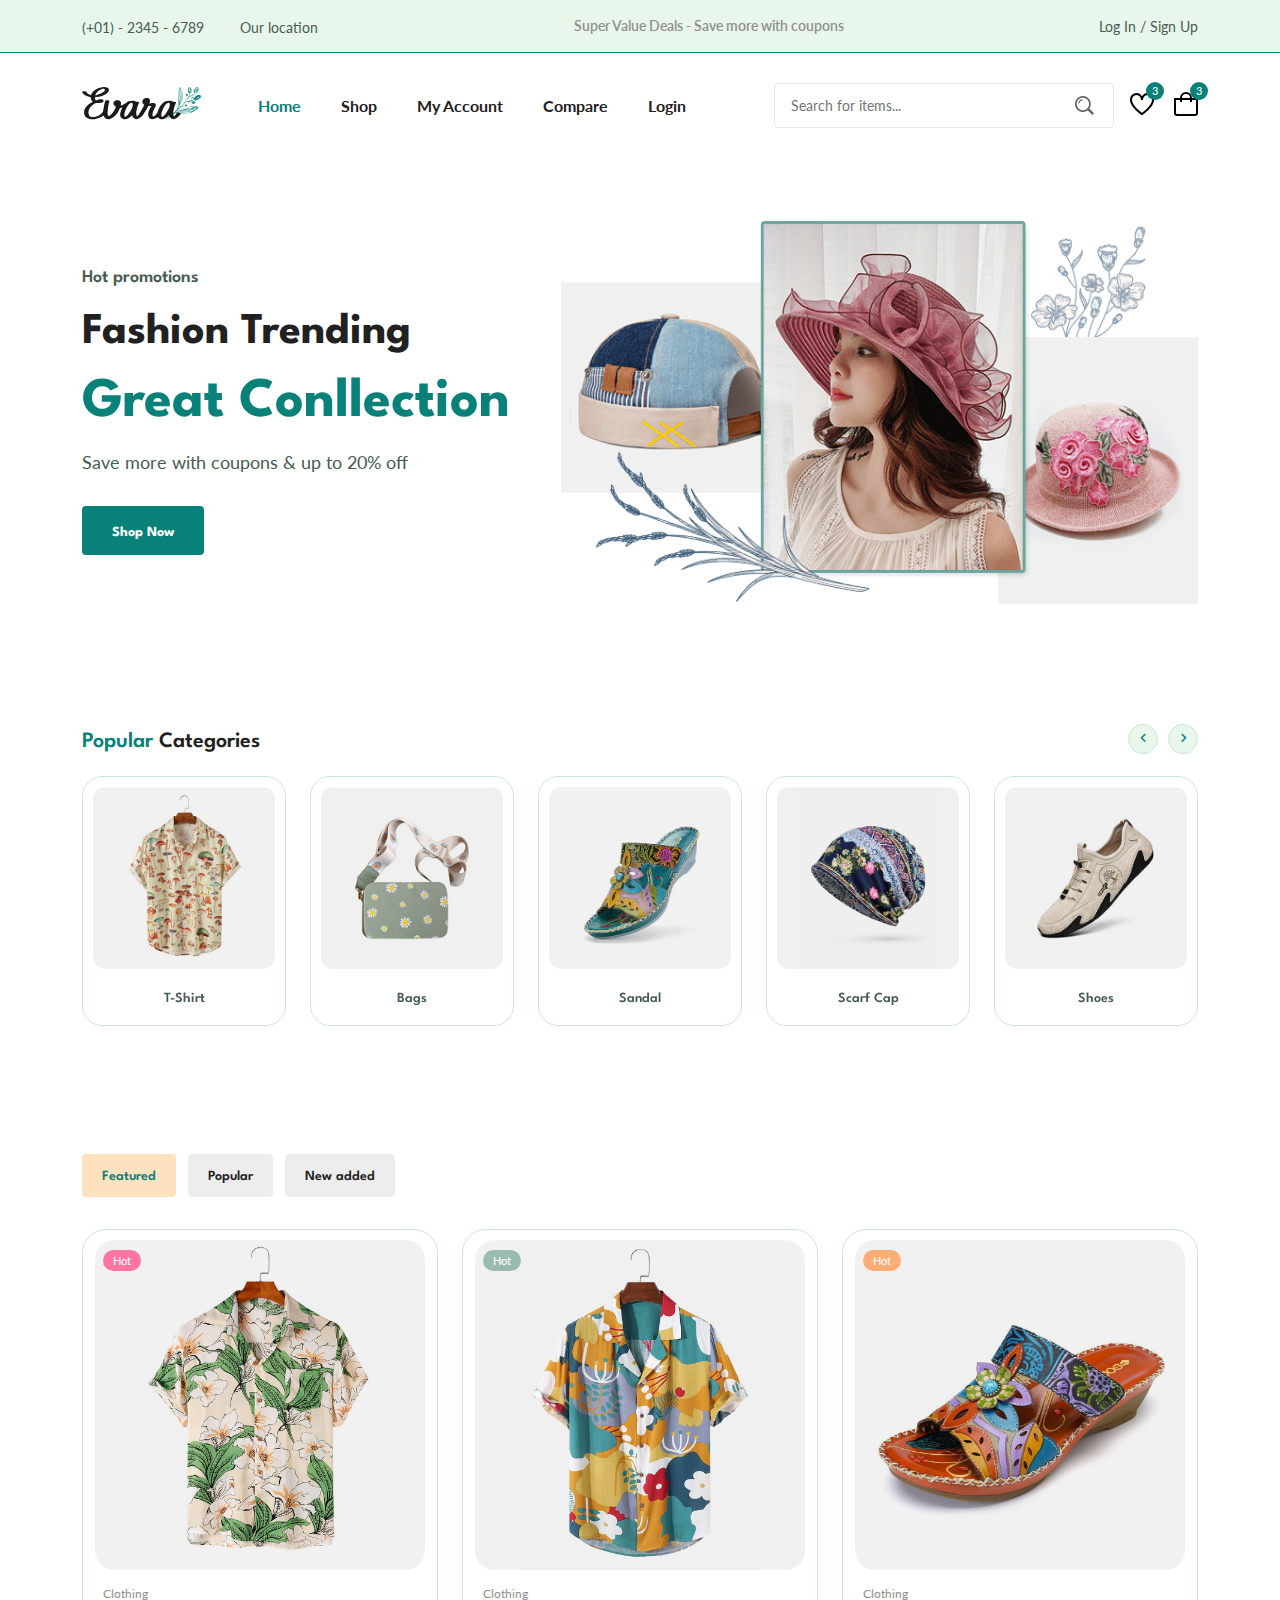
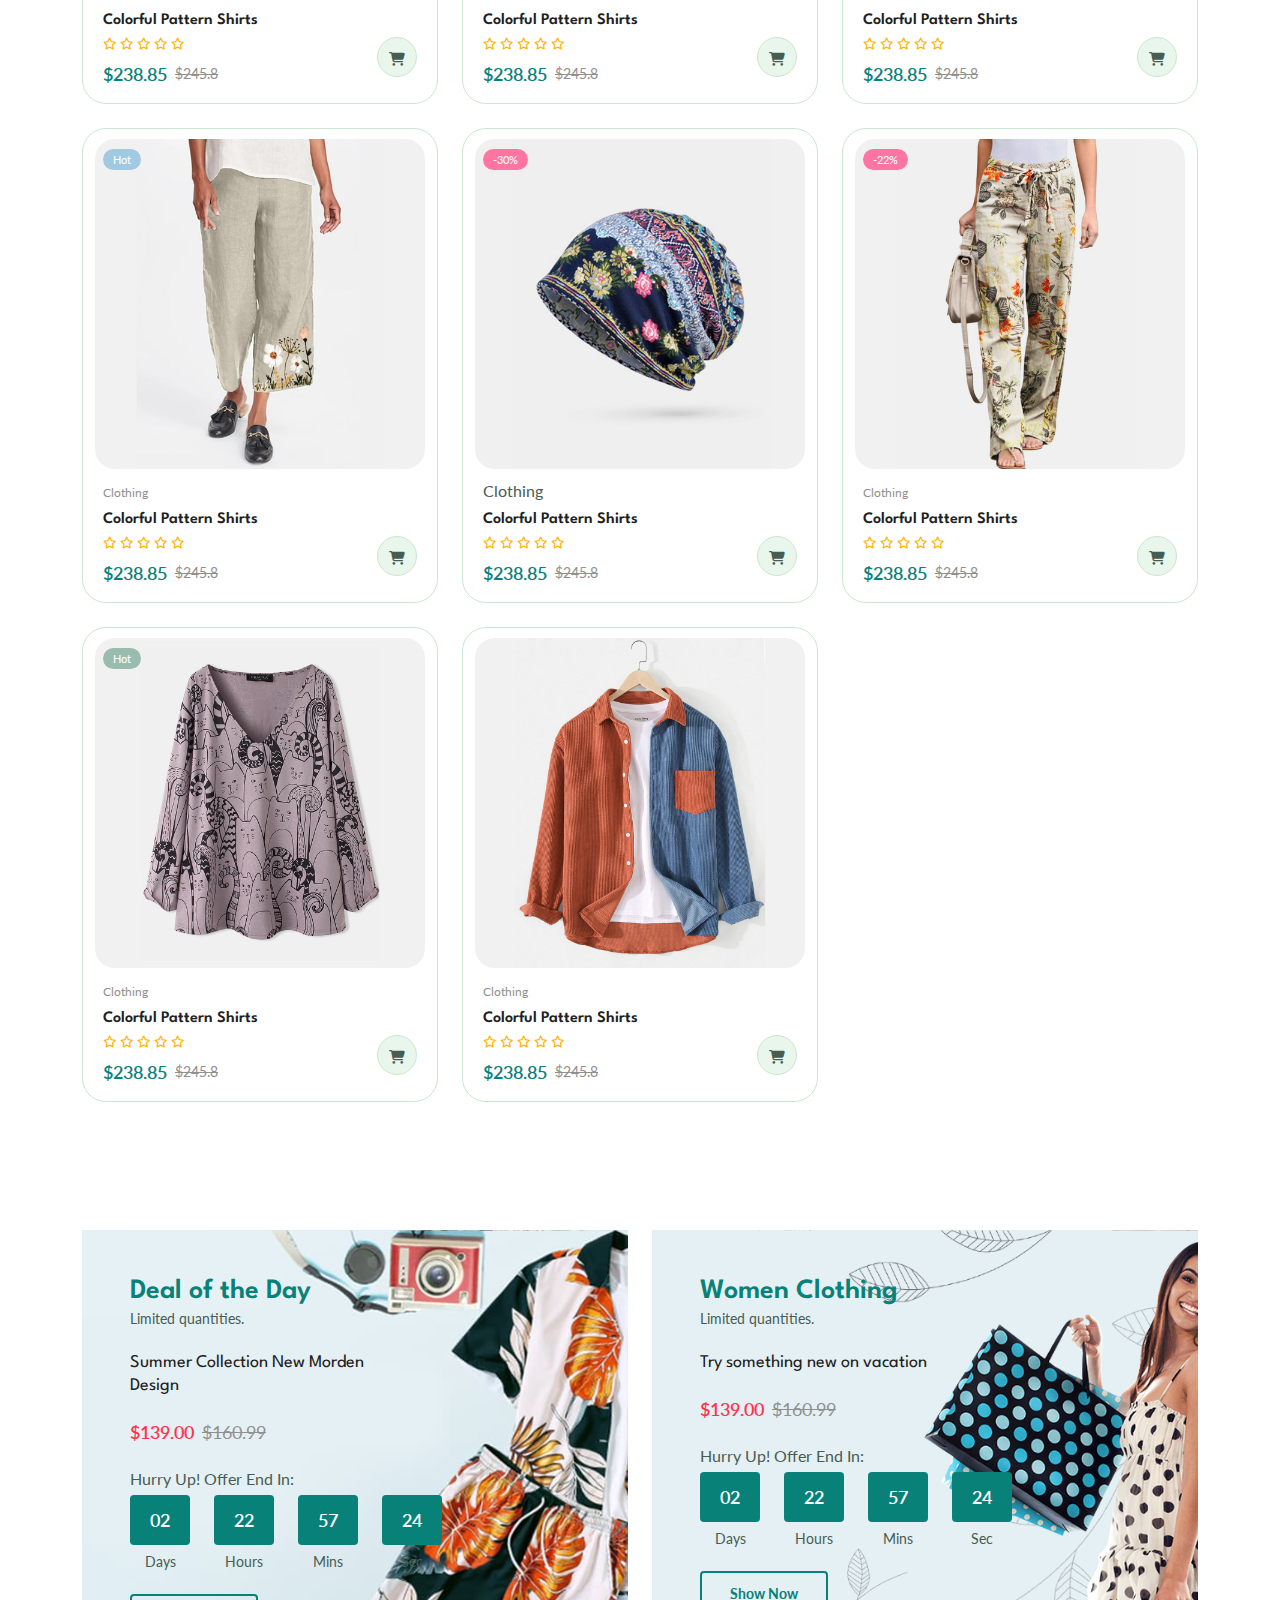
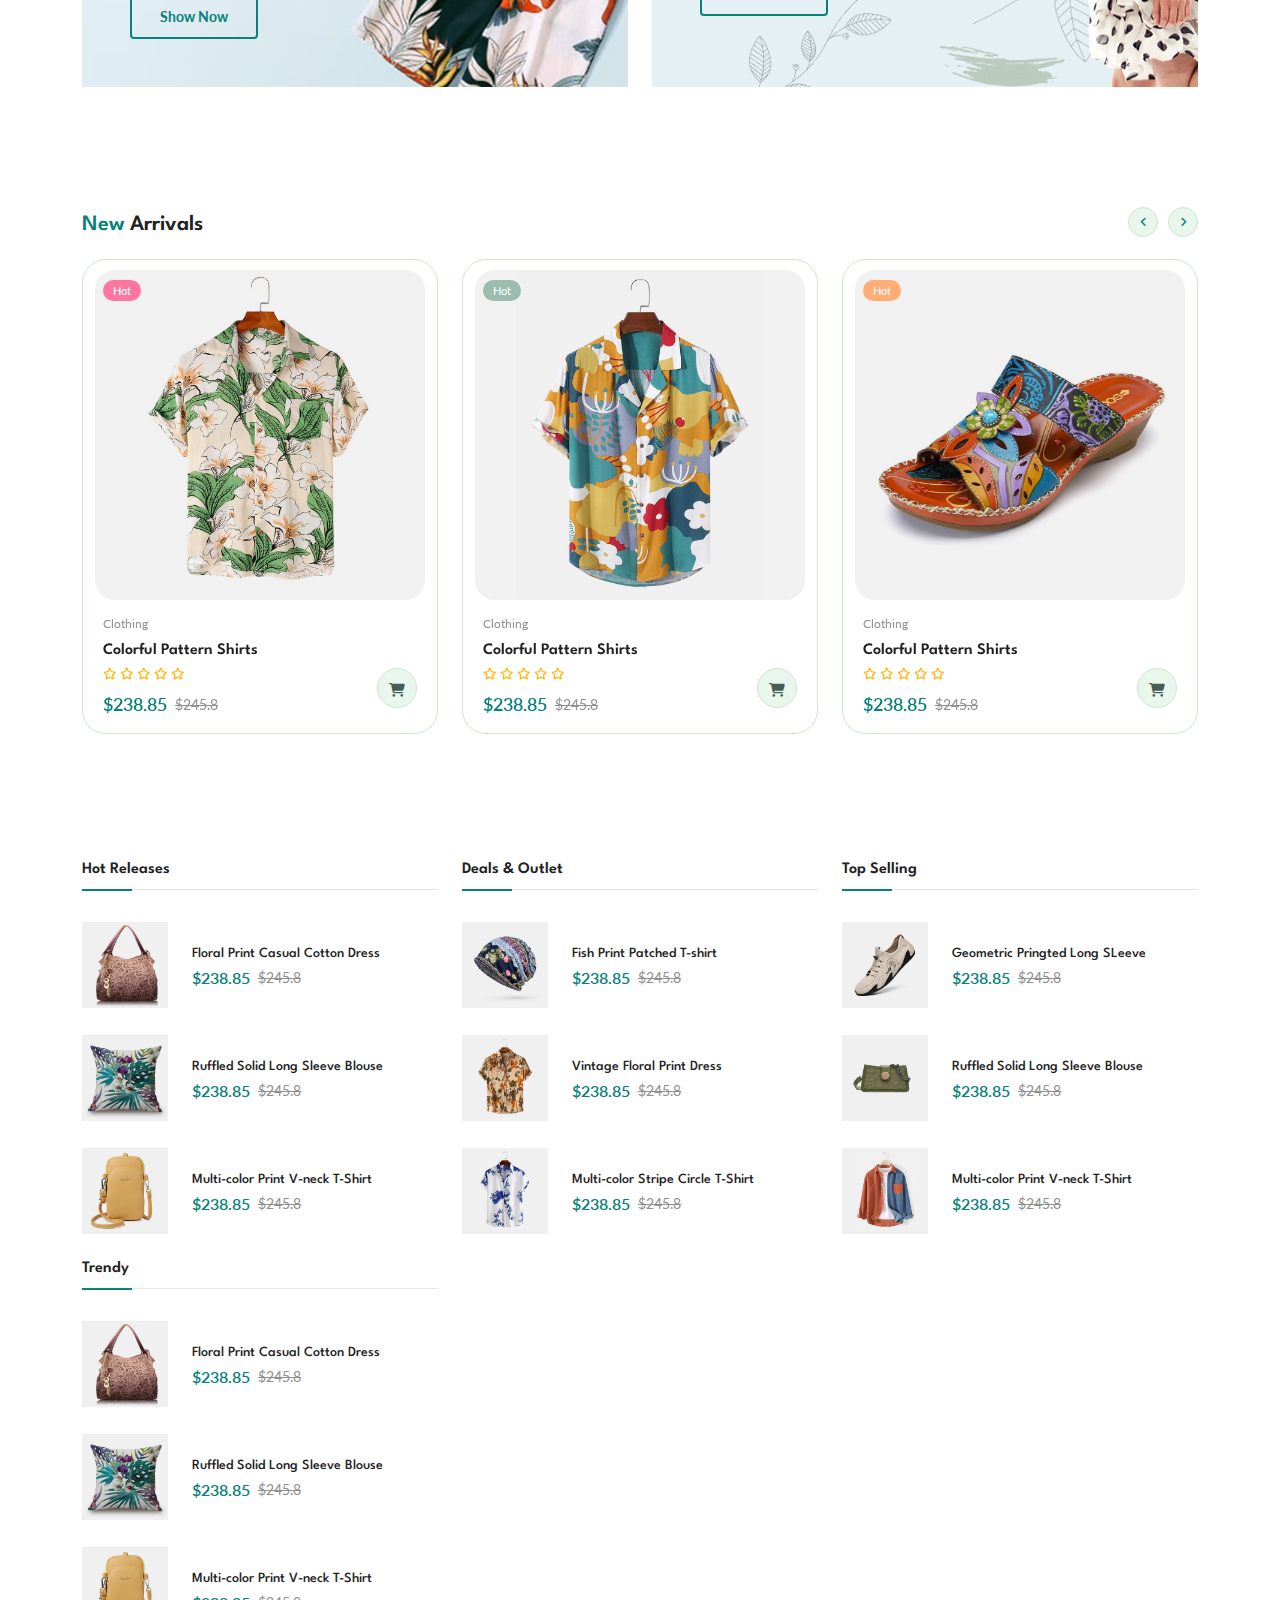
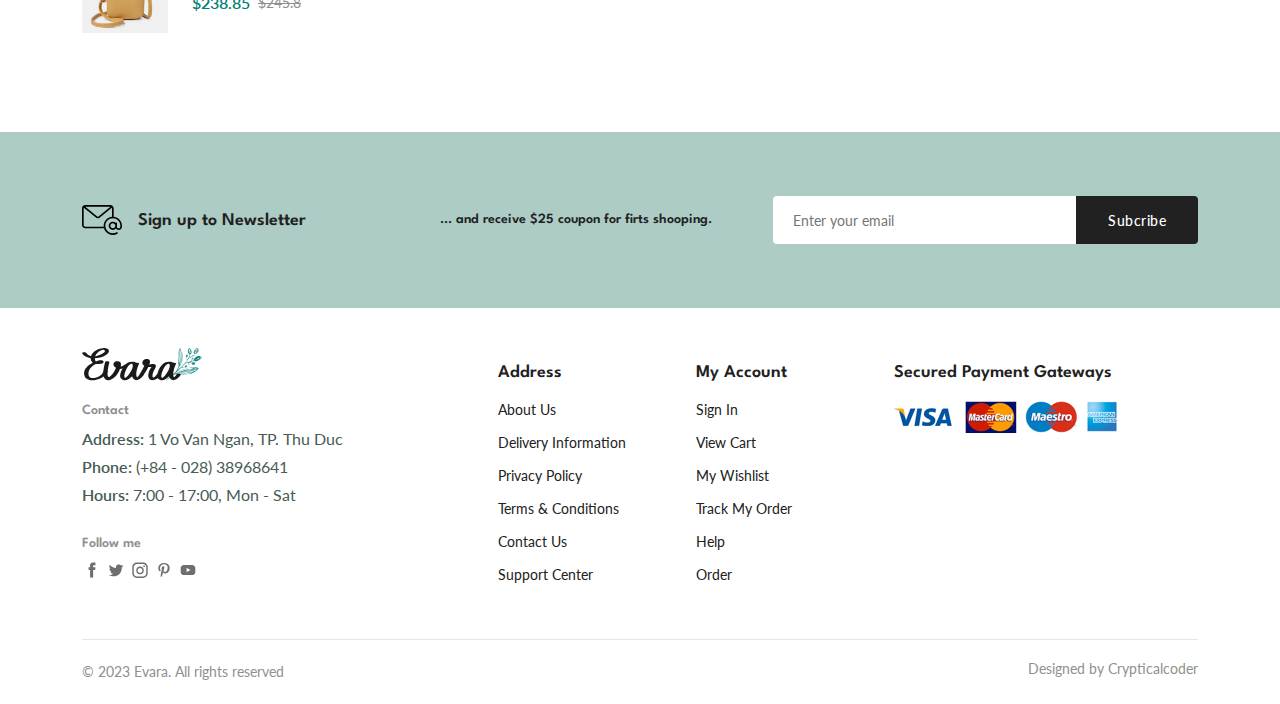
<file: Evara Shop/index.html>
<!DOCTYPE html>
<html lang="en">

<head>
  <meta charset="UTF-8" />
  <meta name="viewport" content="width=device-width, initial-scale=1.0" />

  <!--=============== FONT AWESOME ===============-->
  <link rel='stylesheet' href='https://cdnjs.cloudflare.com/ajax/libs/font-awesome/6.4.0/css/all.min.css'>

  <!--=============== SWIPER CSS ===============-->
  <link rel="stylesheet" href="https://cdn.jsdelivr.net/npm/swiper@10/swiper-bundle.min.css" />

  <!--=============== CSS ===============-->
  <link rel="stylesheet" href="assets/css/styles.css" />

  <title>Ecommerce Website</title>
</head>

<body>
  <!--=============== HEADER ===============-->
  <header class="header">
    <div class="header__top">
      <div class="header__container container">
        <div class="header__contact">
          <span>(+01) - 2345 - 6789</span>
          <span>Our location</span>
        </div>

        <p class="header__alert-news">Super Value Deals - Save more with coupons</p>

        <a href="login-register.html" class="header__top-action">Log In / Sign Up</a>
      </div>
    </div>

    <nav class="nav container">
      <a href="index.html" class="nav__logo">
        <img src="assets/img/logo.svg" alt="" class="nav__logo-img" />
      </a>

      <div class="nav__menu" id="nav-menu">
        <div class="nav__menu-top">
          <a href="index.html" class="nav__menu-logo">
            <img src="assets/img/logo.svg" alt="">
          </a>

          <div class="nav__close" id="nav-close">
            <i class="fa-solid fa-xmark"></i>
          </div>
        </div>
        <ul class="nav__list">
          <li class="nav__item">
            <a href="index.html" class="nav__link active-link">Home</a>
          </li>
          <li class="nav__item">
            <a href="shop.html" class="nav__link">Shop</a>
          </li>
          <li class="nav__item">
            <a href="accounts.html" class="nav__link">My Account</a>
          </li>
          <li class="nav__item">
            <a href="compare.html" class="nav__link">Compare</a>
          </li>
          <li class="nav__item">
            <a href="login-register.html" class="nav__link">Login</a>
          </li>
        </ul>

        <div class="header__search">
          <input type="text" placeholder="Search for items..." class="form__input" />

          <button class="search__btn">
            <img src="assets/img/search.png" alt="">
          </button>
        </div>
      </div>

      <div class="header__user-actions">
        <a href="wishlist.html" class="header__action-btn">
          <img src="assets/img/icon-heart.svg" alt="" />
          <span class="count">3</span>
        </a>
        <a href="cart.html" class="header__action-btn">
          <img src="assets/img/icon-cart.svg" alt="" />
          <span class="count">3</span>
        </a>

        <div class="header__action-btn nav__toggle" id="nav-loggle">
          <img src="assets/img/menu-burger.svg" alt="">
        </div>
      </div>
    </nav>
  </header>

  <!--=============== MAIN ===============-->
  <main class="main">
    <!--=============== HOME ===============-->
    <section class="home section--lg">
      <div class="home__container container grid">
        <div class="home__content">
          <span class="home__subtitle">Hot promotions</span>
          <h1 class="home__title">
            Fashion Trending <span>Great Conllection</span>
          </h1>
          <p class="home__description">
            Save more with coupons & up to 20% off
          </p>
          <a href="shop.html" class="btn">Shop Now</a>
        </div>

        <img src="assets/img/home-img.png" alt="" class="home__img">
      </div>
    </section>

    <!--=============== CATEGORIES ===============-->
    <section class="categories container section">
      <h3 class="section__title"><span>Popular</span> Categories</h3>

      <div class="categories__container swiper">
        <div class="swiper-wrapper">
          <a href="shop.html" class="category__item swiper-slide">
            <img src="assets/img/category-1.jpg" alt="" class="category__img">
            <h3 class="category__title">T-Shirt</h3>
          </a>

          <a href="shop.html" class="category__item swiper-slide">
            <img src="assets/img/category-2.jpg" alt="" class="category__img">
            <h3 class="category__title">Bags</h3>
          </a>

          <a href="shop.html" class="category__item swiper-slide">
            <img src="assets/img/category-3.jpg" alt="" class="category__img">
            <h3 class="category__title">Sandal</h3>
          </a>

          <a href="shop.html" class="category__item swiper-slide">
            <img src="assets/img/category-4.jpg" alt="" class="category__img">
            <h3 class="category__title">Scarf Cap</h3>
          </a>

          <a href="shop.html" class="category__item swiper-slide">
            <img src="assets/img/category-5.jpg" alt="" class="category__img">
            <h3 class="category__title">Shoes</h3>
          </a>

          <a href="shop.html" class="category__item swiper-slide">
            <img src="assets/img/category-6.jpg" alt="" class="category__img">
            <h3 class="category__title">Pillowcase</h3>
          </a>

          <a href="shop.html" class="category__item swiper-slide">
            <img src="assets/img/category-7.jpg" alt="" class="category__img">
            <h3 class="category__title">Jumpsuit</h3>
          </a>

          <a href="shop.html" class="category__item swiper-slide">
            <img src="assets/img/category-8.jpg" alt="" class="category__img">
            <h3 class="category__title">Hats</h3>
          </a>
        </div>

        <div class="swiper-button-prev">
          <i class="fa-solid fa-angle-left"></i>
        </div>

        <div class="swiper-button-next">
          <i class="fa-solid fa-angle-right"></i>
        </div>
      </div>
    </section>

    <!--=============== PRODUCTS ===============-->
    <section class="products section container">
      <div class="tab__btns">
        <span class="tab__btn active-tab" data-target="#featured">Featured</span>
        <span class="tab__btn" data-target="#popular">Popular</span>
        <span class="tab__btn" data-target="#new-added">New added</span>
      </div>

      <div class="tab__items">
        <div class="tab__item active-tab" content id="featured">
          <div class="products___container grid">
            <div class="product__item">
              <div class="product__banner">
                <a href="details.html" class="product__images">
                  <img src="assets/img/product-9-1.jpg" alt="" class="product__img default">
                  <img src="assets/img/product-9-2.jpg" alt="" class="product__img hover">
                </a>

                <div class="product__actions">
                  <a href="#" class="action__btn" aria-label="Quick View">
                    <i class="fa-regular fa-eye"></i>
                  </a>
                  <a href="#" class="action__btn" aria-label="Add To Wishlist">
                    <i class="fa-regular fa-heart"></i>
                  </a>
                  <a href="#" class="action__btn" aria-label="Compare">
                    <i class="fa-solid fa-shuffle"></i>
                  </a>
                </div>

                <div class="product__badge light-pink">Hot</div>
              </div>

              <div class="product__content">
                <span class="product__category">Clothing</span>
                <a href="details.html">
                  <h3 class="product__title">Colorful Pattern Shirts</h3>
                </a>

                <div class="product__rating">
                  <i class="fa-regular fa-star"></i>
                  <i class="fa-regular fa-star"></i>
                  <i class="fa-regular fa-star"></i>
                  <i class="fa-regular fa-star"></i>
                  <i class="fa-regular fa-star"></i>
                </div>

                <div class="product__price flex">
                  <span class="new__price">$238.85</span>
                  <span class="old__price">$245.8</span>
                </div>

                <a href="#" class="action__btn cart__btn" aria-label="Add To Cart">
                  <i class="fa-solid fa-cart-shopping"></i>
                </a>
              </div>
            </div>

            <div class="product__item">
              <div class="product__banner">
                <a href="details.html" class="product__images">
                  <img src="assets/img/product-2-1.jpg" alt="" class="product__img default">
                  <img src="assets/img/product-2-2.jpg" alt="" class="product__img hover">
                </a>

                <div class="product__actions">
                  <a href="#" class="action__btn" aria-label="Quick View">
                    <i class="fa-regular fa-eye"></i>
                  </a>
                  <a href="#" class="action__btn" aria-label="Add To Wishlist">
                    <i class="fa-regular fa-heart"></i>
                  </a>
                  <a href="#" class="action__btn" aria-label="Compare">
                    <i class="fa-solid fa-shuffle"></i>
                  </a>
                </div>

                <div class="product__badge light-green">Hot</div>
              </div>

              <div class="product__content">
                <span class="product__category">Clothing</span>

                <a href="details.html">
                  <h3 class="product__title">Colorful Pattern Shirts</h3>
                </a>

                <div class="product__rating">
                  <i class="fa-regular fa-star"></i>
                  <i class="fa-regular fa-star"></i>
                  <i class="fa-regular fa-star"></i>
                  <i class="fa-regular fa-star"></i>
                  <i class="fa-regular fa-star"></i>
                </div>

                <div class="product__price flex">
                  <span class="new__price">$238.85</span>
                  <span class="old__price">$245.8</span>
                </div>

                <a href="#" class="action__btn cart__btn" aria-label="Add To Cart">
                  <i class="fa-solid fa-cart-shopping"></i>
                </a>
              </div>
            </div>

            <div class="product__item">
              <div class="product__banner">
                <a href="details.html" class="product__images">
                  <img src="assets/img/product-10-1.jpg" alt="" class="product__img default">
                  <img src="assets/img/product-10-2.jpg" alt="" class="product__img hover">
                </a>

                <div class="product__actions">
                  <a href="#" class="action__btn" aria-label="Quick View">
                    <i class="fa-regular fa-eye"></i>
                  </a>
                  <a href="#" class="action__btn" aria-label="Add To Wishlist">
                    <i class="fa-regular fa-heart"></i>
                  </a>
                  <a href="#" class="action__btn" aria-label="Compare">
                    <i class="fa-solid fa-shuffle"></i>
                  </a>
                </div>

                <div class="product__badge light-orange">Hot</div>
              </div>

              <div class="product__content">
                <span class="product__category">Clothing</span>

                <a href="details.html">
                  <h3 class="product__title">Colorful Pattern Shirts</h3>
                </a>

                <div class="product__rating">
                  <i class="fa-regular fa-star"></i>
                  <i class="fa-regular fa-star"></i>
                  <i class="fa-regular fa-star"></i>
                  <i class="fa-regular fa-star"></i>
                  <i class="fa-regular fa-star"></i>
                </div>

                <div class="product__price flex">
                  <span class="new__price">$238.85</span>
                  <span class="old__price">$245.8</span>
                </div>

                <a href="#" class="action__btn cart__btn" aria-label="Add To Cart">
                  <i class="fa-solid fa-cart-shopping"></i>
                </a>
              </div>
            </div>

            <div class="product__item">
              <div class="product__banner">
                <a href="details.html" class="product__images">
                  <img src="assets/img/product-4-1.jpg" alt="" class="product__img default">
                  <img src="assets/img/product-4-2.jpg" alt="" class="product__img hover">
                </a>

                <div class="product__actions">
                  <a href="#" class="action__btn" aria-label="Quick View">
                    <i class="fa-regular fa-eye"></i>
                  </a>
                  <a href="#" class="action__btn" aria-label="Add To Wishlist">
                    <i class="fa-regular fa-heart"></i>
                  </a>
                  <a href="#" class="action__btn" aria-label="Compare">
                    <i class="fa-solid fa-shuffle"></i>
                  </a>
                </div>

                <div class="product__badge light-blue">Hot</div>
              </div>

              <div class="product__content">
                <span class="product__category">Clothing</span>

                <a href="details.html">
                  <h3 class="product__title">Colorful Pattern Shirts</h3>
                </a>

                <div class="product__rating">
                  <i class="fa-regular fa-star"></i>
                  <i class="fa-regular fa-star"></i>
                  <i class="fa-regular fa-star"></i>
                  <i class="fa-regular fa-star"></i>
                  <i class="fa-regular fa-star"></i>
                </div>

                <div class="product__price flex">
                  <span class="new__price">$238.85</span>
                  <span class="old__price">$245.8</span>
                </div>

                <a href="#" class="action__btn cart__btn" aria-label="Add To Cart">
                  <i class="fa-solid fa-cart-shopping"></i>
                </a>
              </div>
            </div>

            <div class="product__item">
              <div class="product__banner">
                <a href="details.html" class="product__images">
                  <img src="assets/img/product-5-1.jpg" alt="" class="product__img default">

                  <img src="assets/img/product-5-2.jpg" alt="" class="product__img hover">
                </a>

                <div class="product__actions">
                  <a href="#" class="action__btn" aria-label="Quick View">
                    <i class="fa-regular fa-eye"></i>
                  </a>

                  <a href="#" class="action__btn" aria-label="Add To Wishlist">
                    <i class="fa-regular fa-heart"></i>
                  </a>

                  <a href="#" class="action__btn" aria-label="Compare">
                    <i class="fa-solid fa-shuffle"></i>
                  </a>
                </div>

                <div class="product__badge light-pink">-30%</div>
              </div>

              <div class="product__content">
                <span class=product__category">Clothing</span>
                <a href="details.html">
                  <h3 class="product__title">Colorful Pattern Shirts</h3>
                </a>
                <div class="product__rating">
                  <i class="fa-regular fa-star"></i>
                  <i class="fa-regular fa-star"></i>
                  <i class="fa-regular fa-star"></i>
                  <i class="fa-regular fa-star"></i>
                  <i class="fa-regular fa-star"></i>
                </div>
                <div class="product__price flex">
                  <span class="new__price">$238.85</span>
                  <span class="old__price">$245.8</span>
                </div>

                <a href="#" class="action__btn cart__btn" aria-label="Add To Cart">
                  <i class="fa-solid fa-cart-shopping"></i>
                </a>
              </div>
            </div>

            <div class="product__item">
              <div class="product__banner">
                <a href="details.html" class="product__images">
                  <img src="assets/img/product-11-1.jpg" alt="" class="product__img default">

                  <img src="assets/img/product-11-2.jpg" alt="" class="product__img hover">
                </a>

                <div class="product__actions">
                  <a href="#" class="action__btn" aria-label="Quick View">
                    <i class="fa-regular fa-eye"></i>
                  </a>

                  <a href="#" class="action__btn" aria-label="Add To Wishlist">
                    <i class="fa-regular fa-heart"></i>
                  </a>

                  <a href="#" class="action__btn" aria-label="Compare">
                    <i class="fa-solid fa-shuffle"></i>
                  </a>
                </div>

                <div class="product__badge light-pink">-22%</div>
              </div>

              <div class="product__content">
                <span class="product__category">Clothing</span>
                <a href="details.html">
                  <h3 class="product__title">Colorful Pattern Shirts</h3>
                </a>
                <div class="product__rating">
                  <i class="fa-regular fa-star"></i>
                  <i class="fa-regular fa-star"></i>
                  <i class="fa-regular fa-star"></i>
                  <i class="fa-regular fa-star"></i>
                  <i class="fa-regular fa-star"></i>
                </div>
                <div class="product__price flex">
                  <span class="new__price">$238.85</span>
                  <span class="old__price">$245.8</span>
                </div>

                <a href="#" class="action__btn cart__btn" aria-label="Add To Cart">
                  <i class="fa-solid fa-cart-shopping"></i>
                </a>
              </div>
            </div>

            <div class="product__item">
              <div class="product__banner">
                <a href="details.html" class="product__images">
                  <img src="assets/img/product-7-1.jpg" alt="" class="product__img default">

                  <img src="assets/img/product-7-2.jpg" alt="" class="product__img hover">
                </a>

                <div class="product__actions">
                  <a href="#" class="action__btn" aria-label="Quick View">
                    <i class="fa-regular fa-eye"></i>
                  </a>

                  <a href="#" class="action__btn" aria-label="Add To Wishlist">
                    <i class="fa-regular fa-heart"></i>
                  </a>

                  <a href="#" class="action__btn" aria-label="Compare">
                    <i class="fa-solid fa-shuffle"></i>
                  </a>
                </div>

                <div class="product__badge light-green">Hot</div>
              </div>

              <div class="product__content">
                <span class="product__category">Clothing</span>
                <a href="details.html">
                  <h3 class="product__title">Colorful Pattern Shirts</h3>
                </a>
                <div class="product__rating">
                  <i class="fa-regular fa-star"></i>
                  <i class="fa-regular fa-star"></i>
                  <i class="fa-regular fa-star"></i>
                  <i class="fa-regular fa-star"></i>
                  <i class="fa-regular fa-star"></i>
                </div>
                <div class="product__price flex">
                  <span class="new__price">$238.85</span>
                  <span class="old__price">$245.8</span>
                </div>

                <a href="#" class="action__btn cart__btn" aria-label="Add To Cart">
                  <i class="fa-solid fa-cart-shopping"></i>
                </a>
              </div>
            </div>

            <div class="product__item">
              <div class="product__banner">
                <a href="details.html" class="product__images">
                  <img src="assets/img/product-8-1.jpg" alt="" class="product__img default">

                  <img src="assets/img/product-8-2.jpg" alt="" class="product__img hover">
                </a>

                <div class="product__actions">
                  <a href="#" class="action__btn" aria-label="Quick View">
                    <i class="fa-regular fa-eye"></i>
                  </a>

                  <a href="#" class="action__btn" aria-label="Add To Wishlist">
                    <i class="fa-regular fa-heart"></i>
                  </a>

                  <a href="#" class="action__btn" aria-label="Compare">
                    <i class="fa-solid fa-shuffle"></i>
                  </a>
                </div>

              </div>

              <div class="product__content">
                <span class="product__category">Clothing</span>
                <a href="details.html">
                  <h3 class="product__title">Colorful Pattern Shirts</h3>
                </a>
                <div class="product__rating">
                  <i class="fa-regular fa-star"></i>
                  <i class="fa-regular fa-star"></i>
                  <i class="fa-regular fa-star"></i>
                  <i class="fa-regular fa-star"></i>
                  <i class="fa-regular fa-star"></i>
                </div>
                <div class="product__price flex">
                  <span class="new__price">$238.85</span>
                  <span class="old__price">$245.8</span>
                </div>

                <a href="#" class="action__btn cart__btn" aria-label="Add To Cart">
                  <i class="fa-solid fa-cart-shopping"></i>
                </a>
              </div>
            </div>
          </div>
        </div>

        <div class="tab__item" content id="popular">
          <div class="products___container grid">
            <div class="product__item">
              <div class="product__banner">
                <a href="details.html" class="product__images">
                  <img src="assets/img/product-1-1.jpg" alt="" class="product__img default">

                  <img src="assets/img/product-1-2.jpg" alt="" class="product__img hover">
                </a>

                <div class="product__actions">
                  <a href="#" class="action__btn" aria-label="Quick View">
                    <i class="fa-regular fa-eye"></i>
                  </a>

                  <a href="#" class="action__btn" aria-label="Add To Wishlist">
                    <i class="fa-regular fa-heart"></i>
                  </a>

                  <a href="#" class="action__btn" aria-label="Compare">
                    <i class="fa-solid fa-shuffle"></i>
                  </a>
                </div>

                <div class="product__badge light-pink">Hot</div>
              </div>

              <div class="product__content">
                <span class="product__category">Clothing</span>
                <a href="details.html">
                  <h3 class="product__title">Colorful Pattern Shirts</h3>
                </a>
                <div class="product__rating">
                  <i class="fa-regular fa-star"></i>
                  <i class="fa-regular fa-star"></i>
                  <i class="fa-regular fa-star"></i>
                  <i class="fa-regular fa-star"></i>
                  <i class="fa-regular fa-star"></i>
                </div>
                <div class="product__price flex">
                  <span class="new__price">$238.85</span>
                  <span class="old__price">$245.8</span>
                </div>

                <a href="#" class="action__btn cart__btn" aria-label="Add To Cart">
                  <i class="fa-solid fa-cart-shopping"></i>
                </a>
              </div>
            </div>

            <div class="product__item">
              <div class="product__banner">
                <a href="details.html" class="product__images">
                  <img src="assets/img/product-2-1.jpg" alt="" class="product__img default">

                  <img src="assets/img/product-2-2.jpg" alt="" class="product__img hover">
                </a>

                <div class="product__actions">
                  <a href="#" class="action__btn" aria-label="Quick View">
                    <i class="fa-regular fa-eye"></i>
                  </a>

                  <a href="#" class="action__btn" aria-label="Add To Wishlist">
                    <i class="fa-regular fa-heart"></i>
                  </a>

                  <a href="#" class="action__btn" aria-label="Compare">
                    <i class="fa-solid fa-shuffle"></i>
                  </a>
                </div>

                <div class="product__badge light-green">Hot</div>
              </div>

              <div class="product__content">
                <span class="product__category">Clothing</span>
                <a href="details.html">
                  <h3 class="product__title">Colorful Pattern Shirts</h3>
                </a>
                <div class="product__rating">
                  <i class="fa-regular fa-star"></i>
                  <i class="fa-regular fa-star"></i>
                  <i class="fa-regular fa-star"></i>
                  <i class="fa-regular fa-star"></i>
                  <i class="fa-regular fa-star"></i>
                </div>
                <div class="product__price flex">
                  <span class="new__price">$238.85</span>
                  <span class="old__price">$245.8</span>
                </div>

                <a href="#" class="action__btn cart__btn" aria-label="Add To Cart">
                  <i class="fa-solid fa-cart-shopping"></i>
                </a>
              </div>
            </div>

            <div class="product__item">
              <div class="product__banner">
                <a href="details.html" class="product__images">
                  <img src="assets/img/product-3-1.jpg" alt="" class="product__img default">

                  <img src="assets/img/product-3-2.jpg" alt="" class="product__img hover">
                </a>

                <div class="product__actions">
                  <a href="#" class="action__btn" aria-label="Quick View">
                    <i class="fa-regular fa-eye"></i>
                  </a>

                  <a href="#" class="action__btn" aria-label="Add To Wishlist">
                    <i class="fa-regular fa-heart"></i>
                  </a>

                  <a href="#" class="action__btn" aria-label="Compare">
                    <i class="fa-solid fa-shuffle"></i>
                  </a>
                </div>

                <div class="product__badge light-orange">Hot</div>
              </div>

              <div class="product__content">
                <span class="product__category">Clothing</span>
                <a href="details.html">
                  <h3 class="product__title">Colorful Pattern Shirts</h3>
                </a>
                <div class="product__rating">
                  <i class="fa-regular fa-star"></i>
                  <i class="fa-regular fa-star"></i>
                  <i class="fa-regular fa-star"></i>
                  <i class="fa-regular fa-star"></i>
                  <i class="fa-regular fa-star"></i>
                </div>
                <div class="product__price flex">
                  <span class="new__price">$238.85</span>
                  <span class="old__price">$245.8</span>
                </div>

                <a href="#" class="action__btn cart__btn" aria-label="Add To Cart">
                  <i class="fa-solid fa-cart-shopping"></i>
                </a>
              </div>
            </div>

            <div class="product__item">
              <div class="product__banner">
                <a href="details.html" class="product__images">
                  <img src="assets/img/product-4-1.jpg" alt="" class="product__img default">

                  <img src="assets/img/product-4-2.jpg" alt="" class="product__img hover">
                </a>

                <div class="product__actions">
                  <a href="#" class="action__btn" aria-label="Quick View">
                    <i class="fa-regular fa-eye"></i>
                  </a>

                  <a href="#" class="action__btn" aria-label="Add To Wishlist">
                    <i class="fa-regular fa-heart"></i>
                  </a>

                  <a href="#" class="action__btn" aria-label="Compare">
                    <i class="fa-solid fa-shuffle"></i>
                  </a>
                </div>

                <div class="product__badge light-blue">Hot</div>
              </div>

              <div class="product__content">
                <span class="product__category">Clothing</span>
                <a href="details.html">
                  <h3 class="product__title">Colorful Pattern Shirts</h3>
                </a>
                <div class="product__rating">
                  <i class="fa-regular fa-star"></i>
                  <i class="fa-regular fa-star"></i>
                  <i class="fa-regular fa-star"></i>
                  <i class="fa-regular fa-star"></i>
                  <i class="fa-regular fa-star"></i>
                </div>
                <div class="product__price flex">
                  <span class="new__price">$238.85</span>
                  <span class="old__price">$245.8</span>
                </div>

                <a href="#" class="action__btn cart__btn" aria-label="Add To Cart">
                  <i class="fa-solid fa-cart-shopping"></i>
                </a>
              </div>
            </div>

            <div class="product__item">
              <div class="product__banner">
                <a href="details.html" class="product__images">
                  <img src="assets/img/product-5-1.jpg" alt="" class="product__img default">

                  <img src="assets/img/product-5-2.jpg" alt="" class="product__img hover">
                </a>

                <div class="product__actions">
                  <a href="#" class="action__btn" aria-label="Quick View">
                    <i class="fa-regular fa-eye"></i>
                  </a>

                  <a href="#" class="action__btn" aria-label="Add To Wishlist">
                    <i class="fa-regular fa-heart"></i>
                  </a>

                  <a href="#" class="action__btn" aria-label="Compare">
                    <i class="fa-solid fa-shuffle"></i>
                  </a>
                </div>

                <div class="product__badge light-pink">-30%</div>
              </div>

              <div class="product__content">
                <span class="product__category">Clothing</span>
                <a href="details.html">
                  <h3 class="product__title">Colorful Pattern Shirts</h3>
                </a>
                <div class="product__rating">
                  <i class="fa-regular fa-star"></i>
                  <i class="fa-regular fa-star"></i>
                  <i class="fa-regular fa-star"></i>
                  <i class="fa-regular fa-star"></i>
                  <i class="fa-regular fa-star"></i>
                </div>
                <div class="product__price flex">
                  <span class="new__price">$238.85</span>
                  <span class="old__price">$245.8</span>
                </div>

                <a href="#" class="action__btn cart__btn" aria-label="Add To Cart">
                  <i class="fa-solid fa-cart-shopping"></i>
                </a>
              </div>
            </div>

            <div class="product__item">
              <div class="product__banner">
                <a href="details.html" class="product__images">
                  <img src="assets/img/product-6-1.jpg" alt="" class="product__img default">

                  <img src="assets/img/product-6-2.jpg" alt="" class="product__img hover">
                </a>

                <div class="product__actions">
                  <a href="#" class="action__btn" aria-label="Quick View">
                    <i class="fa-regular fa-eye"></i>
                  </a>

                  <a href="#" class="action__btn" aria-label="Add To Wishlist">
                    <i class="fa-regular fa-heart"></i>
                  </a>

                  <a href="#" class="action__btn" aria-label="Compare">
                    <i class="fa-solid fa-shuffle"></i>
                  </a>
                </div>

                <div class="product__badge light-pink">-22%</div>
              </div>

              <div class="product__content">
                <span class="product__category">Clothing</span>
                <a href="details.html">
                  <h3 class="product__title">Colorful Pattern Shirts</h3>
                </a>
                <div class="product__rating">
                  <i class="fa-regular fa-star"></i>
                  <i class="fa-regular fa-star"></i>
                  <i class="fa-regular fa-star"></i>
                  <i class="fa-regular fa-star"></i>
                  <i class="fa-regular fa-star"></i>
                </div>
                <div class="product__price flex">
                  <span class="new__price">$238.85</span>
                  <span class="old__price">$245.8</span>
                </div>

                <a href="#" class="action__btn cart__btn" aria-label="Add To Cart">
                  <i class="fa-solid fa-cart-shopping"></i>
                </a>
              </div>
            </div>

            <div class="product__item">
              <div class="product__banner">
                <a href="details.html" class="product__images">
                  <img src="assets/img/product-7-1.jpg" alt="" class="product__img default">

                  <img src="assets/img/product-7-2.jpg" alt="" class="product__img hover">
                </a>

                <div class="product__actions">
                  <a href="#" class="action__btn" aria-label="Quick View">
                    <i class="fa-regular fa-eye"></i>
                  </a>

                  <a href="#" class="action__btn" aria-label="Add To Wishlist">
                    <i class="fa-regular fa-heart"></i>
                  </a>

                  <a href="#" class="action__btn" aria-label="Compare">
                    <i class="fa-solid fa-shuffle"></i>
                  </a>
                </div>

                <div class="product__badge light-green">Hot</div>
              </div>

              <div class="product__content">
                <span class="product__category">Clothing</span>
                <a href="details.html">
                  <h3 class="product__title">Colorful Pattern Shirts</h3>
                </a>
                <div class="product__rating">
                  <i class="fa-regular fa-star"></i>
                  <i class="fa-regular fa-star"></i>
                  <i class="fa-regular fa-star"></i>
                  <i class="fa-regular fa-star"></i>
                  <i class="fa-regular fa-star"></i>
                </div>
                <div class="product__price flex">
                  <span class="new__price">$238.85</span>
                  <span class="old__price">$245.8</span>
                </div>

                <a href="#" class="action__btn cart__btn" aria-label="Add To Cart">
                  <i class="fa-solid fa-cart-shopping"></i>
                </a>
              </div>
            </div>

            <div class="product__item">
              <div class="product__banner">
                <a href="details.html" class="product__images">
                  <img src="assets/img/product-8-1.jpg" alt="" class="product__img default">

                  <img src="assets/img/product-8-2.jpg" alt="" class="product__img hover">
                </a>

                <div class="product__actions">
                  <a href="#" class="action__btn" aria-label="Quick View">
                    <i class="fa-regular fa-eye"></i>
                  </a>

                  <a href="#" class="action__btn" aria-label="Add To Wishlist">
                    <i class="fa-regular fa-heart"></i>
                  </a>

                  <a href="#" class="action__btn" aria-label="Compare">
                    <i class="fa-solid fa-shuffle"></i>
                  </a>
                </div>

              </div>

              <div class="product__content">
                <span class="product__category">Clothing</span>
                <a href="details.html">
                  <h3 class="product__title">Colorful Pattern Shirts</h3>
                </a>
                <div class="product__rating">
                  <i class="fa-regular fa-star"></i>
                  <i class="fa-regular fa-star"></i>
                  <i class="fa-regular fa-star"></i>
                  <i class="fa-regular fa-star"></i>
                  <i class="fa-regular fa-star"></i>
                </div>
                <div class="product__price flex">
                  <span class="new__price">$238.85</span>
                  <span class="old__price">$245.8</span>
                </div>

                <a href="#" class="action__btn cart__btn" aria-label="Add To Cart">
                  <i class="fa-solid fa-cart-shopping"></i>
                </a>
              </div>
            </div>
          </div>
        </div>

        <div class="tab__item" content id="new-added">
          <div class="products___container grid">
            <div class="product__item">
              <div class="product__banner">
                <a href="details.html" class="product__images">
                  <img src="assets/img/product-12-1.jpg" alt="" class="product__img default">

                  <img src="assets/img/product-12-2.jpg" alt="" class="product__img hover">
                </a>

                <div class="product__actions">
                  <a href="#" class="action__btn" aria-label="Quick View">
                    <i class="fa-regular fa-eye"></i>
                  </a>

                  <a href="#" class="action__btn" aria-label="Add To Wishlist">
                    <i class="fa-regular fa-heart"></i>
                  </a>

                  <a href="#" class="action__btn" aria-label="Compare">
                    <i class="fa-solid fa-shuffle"></i>
                  </a>
                </div>

                <div class="product__badge light-pink">Hot</div>
              </div>

              <div class="product__content">
                <span class="product__category">Clothing</span>
                <a href="details.html">
                  <h3 class="product__title">Colorful Pattern Shirts</h3>
                </a>
                <div class="product__rating">
                  <i class="fa-regular fa-star"></i>
                  <i class="fa-regular fa-star"></i>
                  <i class="fa-regular fa-star"></i>
                  <i class="fa-regular fa-star"></i>
                  <i class="fa-regular fa-star"></i>
                </div>
                <div class="product__price flex">
                  <span class="new__price">$238.85</span>
                  <span class="old__price">$245.8</span>
                </div>

                <a href="#" class="action__btn cart__btn" aria-label="Add To Cart">
                  <i class="fa-solid fa-cart-shopping"></i>
                </a>
              </div>
            </div>

            <div class="product__item">
              <div class="product__banner">
                <a href="details.html" class="product__images">
                  <img src="assets/img/product-13-1.jpg" alt="" class="product__img default">

                  <img src="assets/img/product-13-2.jpg" alt="" class="product__img hover">
                </a>

                <div class="product__actions">
                  <a href="#" class="action__btn" aria-label="Quick View">
                    <i class="fa-regular fa-eye"></i>
                  </a>

                  <a href="#" class="action__btn" aria-label="Add To Wishlist">
                    <i class="fa-regular fa-heart"></i>
                  </a>

                  <a href="#" class="action__btn" aria-label="Compare">
                    <i class="fa-solid fa-shuffle"></i>
                  </a>
                </div>

                <div class="product__badge light-green">Hot</div>
              </div>

              <div class="product__content">
                <span class="product__category">Clothing</span>
                <a href="details.html">
                  <h3 class="product__title">Colorful Pattern Shirts</h3>
                </a>
                <div class="product__rating">
                  <i class="fa-regular fa-star"></i>
                  <i class="fa-regular fa-star"></i>
                  <i class="fa-regular fa-star"></i>
                  <i class="fa-regular fa-star"></i>
                  <i class="fa-regular fa-star"></i>
                </div>
                <div class="product__price flex">
                  <span class="new__price">$238.85</span>
                  <span class="old__price">$245.8</span>
                </div>

                <a href="#" class="action__btn cart__btn" aria-label="Add To Cart">
                  <i class="fa-solid fa-cart-shopping"></i>
                </a>
              </div>
            </div>

            <div class="product__item">
              <div class="product__banner">
                <a href="details.html" class="product__images">
                  <img src="assets/img/product-3-1.jpg" alt="" class="product__img default">

                  <img src="assets/img/product-3-2.jpg" alt="" class="product__img hover">
                </a>

                <div class="product__actions">
                  <a href="#" class="action__btn" aria-label="Quick View">
                    <i class="fa-regular fa-eye"></i>
                  </a>

                  <a href="#" class="action__btn" aria-label="Add To Wishlist">
                    <i class="fa-regular fa-heart"></i>
                  </a>

                  <a href="#" class="action__btn" aria-label="Compare">
                    <i class="fa-solid fa-shuffle"></i>
                  </a>
                </div>

                <div class="product__badge light-orange">Hot</div>
              </div>

              <div class="product__content">
                <span class="product__category">Clothing</span>
                <a href="details.html">
                  <h3 class="product__title">Colorful Pattern Shirts</h3>
                </a>
                <div class="product__rating">
                  <i class="fa-regular fa-star"></i>
                  <i class="fa-regular fa-star"></i>
                  <i class="fa-regular fa-star"></i>
                  <i class="fa-regular fa-star"></i>
                  <i class="fa-regular fa-star"></i>
                </div>
                <div class="product__price flex">
                  <span class="new__price">$238.85</span>
                  <span class="old__price">$245.8</span>
                </div>

                <a href="#" class="action__btn cart__btn" aria-label="Add To Cart">
                  <i class="fa-solid fa-cart-shopping"></i>
                </a>
              </div>
            </div>

            <div class="product__item">
              <div class="product__banner">
                <a href="details.html" class="product__images">
                  <img src="assets/img/product-4-1.jpg" alt="" class="product__img default">

                  <img src="assets/img/product-4-2.jpg" alt="" class="product__img hover">
                </a>

                <div class="product__actions">
                  <a href="#" class="action__btn" aria-label="Quick View">
                    <i class="fa-regular fa-eye"></i>
                  </a>

                  <a href="#" class="action__btn" aria-label="Add To Wishlist">
                    <i class="fa-regular fa-heart"></i>
                  </a>

                  <a href="#" class="action__btn" aria-label="Compare">
                    <i class="fa-solid fa-shuffle"></i>
                  </a>
                </div>

                <div class="product__badge light-blue">Hot</div>
              </div>

              <div class="product__content">
                <span class="product__category">Clothing</span>
                <a href="details.html">
                  <h3 class="product__title">Colorful Pattern Shirts</h3>
                </a>
                <div class="product__rating">
                  <i class="fa-regular fa-star"></i>
                  <i class="fa-regular fa-star"></i>
                  <i class="fa-regular fa-star"></i>
                  <i class="fa-regular fa-star"></i>
                  <i class="fa-regular fa-star"></i>
                </div>
                <div class="product__price flex">
                  <span class="new__price">$238.85</span>
                  <span class="old__price">$245.8</span>
                </div>

                <a href="#" class="action__btn cart__btn" aria-label="Add To Cart">
                  <i class="fa-solid fa-cart-shopping"></i>
                </a>
              </div>
            </div>

            <div class="product__item">
              <div class="product__banner">
                <a href="details.html" class="product__images">
                  <img src="assets/img/product-5-1.jpg" alt="" class="product__img default">

                  <img src="assets/img/product-5-2.jpg" alt="" class="product__img hover">
                </a>

                <div class="product__actions">
                  <a href="#" class="action__btn" aria-label="Quick View">
                    <i class="fa-regular fa-eye"></i>
                  </a>

                  <a href="#" class="action__btn" aria-label="Add To Wishlist">
                    <i class="fa-regular fa-heart"></i>
                  </a>

                  <a href="#" class="action__btn" aria-label="Compare">
                    <i class="fa-solid fa-shuffle"></i>
                  </a>
                </div>

                <div class="product__badge light-pink">-30%</div>
              </div>

              <div class="product__content">
                <span class="product__category">Clothing</span>
                <a href="details.html">
                  <h3 class="product__title">Colorful Pattern Shirts</h3>
                </a>
                <div class="product__rating">
                  <i class="fa-regular fa-star"></i>
                  <i class="fa-regular fa-star"></i>
                  <i class="fa-regular fa-star"></i>
                  <i class="fa-regular fa-star"></i>
                  <i class="fa-regular fa-star"></i>
                </div>
                <div class="product__price flex">
                  <span class="new__price">$238.85</span>
                  <span class="old__price">$245.8</span>
                </div>

                <a href="#" class="action__btn cart__btn" aria-label="Add To Cart">
                  <i class="fa-solid fa-cart-shopping"></i>
                </a>
              </div>
            </div>

            <div class="product__item">
              <div class="product__banner">
                <a href="details.html" class="product__images">
                  <img src="assets/img/product-6-1.jpg" alt="" class="product__img default">

                  <img src="assets/img/product-6-2.jpg" alt="" class="product__img hover">
                </a>

                <div class="product__actions">
                  <a href="#" class="action__btn" aria-label="Quick View">
                    <i class="fa-regular fa-eye"></i>
                  </a>

                  <a href="#" class="action__btn" aria-label="Add To Wishlist">
                    <i class="fa-regular fa-heart"></i>
                  </a>

                  <a href="#" class="action__btn" aria-label="Compare">
                    <i class="fa-solid fa-shuffle"></i>
                  </a>
                </div>

                <div class="product__badge light-pink">-22%</div>
              </div>

              <div class="product__content">
                <span class="product__category">Clothing</span>
                <a href="details.html">
                  <h3 class="product__title">Colorful Pattern Shirts</h3>
                </a>
                <div class="product__rating">
                  <i class="fa-regular fa-star"></i>
                  <i class="fa-regular fa-star"></i>
                  <i class="fa-regular fa-star"></i>
                  <i class="fa-regular fa-star"></i>
                  <i class="fa-regular fa-star"></i>
                </div>
                <div class="product__price flex">
                  <span class="new__price">$238.85</span>
                  <span class="old__price">$245.8</span>
                </div>

                <a href="#" class="action__btn cart__btn" aria-label="Add To Cart">
                  <i class="fa-solid fa-cart-shopping"></i>
                </a>
              </div>
            </div>

            <div class="product__item">
              <div class="product__banner">
                <a href="details.html" class="product__images">
                  <img src="assets/img/product-7-1.jpg" alt="" class="product__img default">

                  <img src="assets/img/product-7-2.jpg" alt="" class="product__img hover">
                </a>

                <div class="product__actions">
                  <a href="#" class="action__btn" aria-label="Quick View">
                    <i class="fa-regular fa-eye"></i>
                  </a>

                  <a href="#" class="action__btn" aria-label="Add To Wishlist">
                    <i class="fa-regular fa-heart"></i>
                  </a>

                  <a href="#" class="action__btn" aria-label="Compare">
                    <i class="fa-solid fa-shuffle"></i>
                  </a>
                </div>

                <div class="product__badge light-green">Hot</div>
              </div>

              <div class="product__content">
                <span class="product__category">Clothing</span>
                <a href="details.html">
                  <h3 class="product__title">Colorful Pattern Shirts</h3>
                </a>
                <div class="product__rating">
                  <i class="fa-regular fa-star"></i>
                  <i class="fa-regular fa-star"></i>
                  <i class="fa-regular fa-star"></i>
                  <i class="fa-regular fa-star"></i>
                  <i class="fa-regular fa-star"></i>
                </div>
                <div class="product__price flex">
                  <span class="new__price">$238.85</span>
                  <span class="old__price">$245.8</span>
                </div>

                <a href="#" class="action__btn cart__btn" aria-label="Add To Cart">
                  <i class="fa-solid fa-cart-shopping"></i>
                </a>
              </div>
            </div>

            <div class="product__item">
              <div class="product__banner">
                <a href="details.html" class="product__images">
                  <img src="assets/img/product-8-1.jpg" alt="" class="product__img default">

                  <img src="assets/img/product-8-2.jpg" alt="" class="product__img hover">
                </a>

                <div class="product__actions">
                  <a href="#" class="action__btn" aria-label="Quick View">
                    <i class="fa-regular fa-eye"></i>
                  </a>

                  <a href="#" class="action__btn" aria-label="Add To Wishlist">
                    <i class="fa-regular fa-heart"></i>
                  </a>

                  <a href="#" class="action__btn" aria-label="Compare">
                    <i class="fa-solid fa-shuffle"></i>
                  </a>
                </div>

              </div>

              <div class="product__content">
                <span class="product__category">Clothing</span>
                <a href="details.html">
                  <h3 class="product__title">Colorful Pattern Shirts</h3>
                </a>
                <div class="product__rating">
                  <i class="fa-regular fa-star"></i>
                  <i class="fa-regular fa-star"></i>
                  <i class="fa-regular fa-star"></i>
                  <i class="fa-regular fa-star"></i>
                  <i class="fa-regular fa-star"></i>
                </div>
                <div class="product__price flex">
                  <span class="new__price">$238.85</span>
                  <span class="old__price">$245.8</span>
                </div>

                <a href="#" class="action__btn cart__btn" aria-label="Add To Cart">
                  <i class="fa-solid fa-cart-shopping"></i>
                </a>
              </div>
            </div>
          </div>
        </div>
      </div>
    </section>

    <!--=============== DEALS ===============-->
    <section class="deals section">
      <div class="deals__container container grid">
        <div class="deals__item">
          <div class="deals__group">
            <h3 class="deals__brand">Deal of the Day</h3>
            <span class="deals__category">Limited quantities.</span>
          </div>

          <h4 class="deals__title">Summer Collection New Morden Design</h4>

          <div class="deals__price flex">
            <span class="new__price">$139.00</span>
            <span class="old__price">$160.99</span>
          </div>

          <div class="deals__group">
            <p class="deals__countdown-text">Hurry Up! Offer End In:</p>

            <div class="countdown">
              <div class="countdown__amount">
                <p class="countdown__period">02</p>
                <span class="unit">Days</span>
              </div>
              <div class="countdown__amount">
                <p class="countdown__period">22</p>
                <span class="unit">Hours</span>
              </div>
              <div class="countdown__amount">
                <p class="countdown__period">57</p>
                <span class="unit">Mins</span>
              </div>
              <div class="countdown__amount">
                <p class="countdown__period">24</p>
                <span class="unit">Sec</span>
              </div>
            </div>
          </div>

          <div class="deals__btn">
            <a href="details.html" class="btn btn--md">Show Now</a>
          </div>
        </div>

        <div class="deals__item">
          <div class="deals__group">
            <h3 class="deals__brand">Women Clothing</h3>
            <span class="deals__category">Limited quantities.</span>
          </div>

          <h4 class="deals__title">Try something new on vacation</h4>

          <div class="deals__price flex">
            <span class="new__price">$139.00</span>
            <span class="old__price">$160.99</span>
          </div>

          <div class="deals__group">
            <p class="deals__countdown-text">Hurry Up! Offer End In:</p>

            <div class="countdown">
              <div class="countdown__amount">
                <p class="countdown__period">02</p>
                <span class="unit">Days</span>
              </div>
              <div class="countdown__amount">
                <p class="countdown__period">22</p>
                <span class="unit">Hours</span>
              </div>
              <div class="countdown__amount">
                <p class="countdown__period">57</p>
                <span class="unit">Mins</span>
              </div>
              <div class="countdown__amount">
                <p class="countdown__period">24</p>
                <span class="unit">Sec</span>
              </div>
            </div>
          </div>

          <div class="deals__btn">
            <a href="details.html" class="btn btn--md">Show Now</a>
          </div>
        </div>
      </div>
    </section>

    <!--=============== NEW ARRIVALS ===============-->
    <section class="new__arrivals container section">
      <h3 class="section__title"><span>New</span> Arrivals</h3>

      <div class="new__container swiper">
        <div class="swiper-wrapper">
          <div class="product__item swiper-slide">
            <div class="product__banner">
              <a href="details.html" class="product__images">
                <img src="assets/img/product-9-1.jpg" alt="" class="product__img default">

                <img src="assets/img/product-9-2.jpg" alt="" class="product__img hover">
              </a>

              <div class="product__actions">
                <a href="#" class="action__btn" aria-label="Quick View">
                  <i class="fa-regular fa-eye"></i>
                </a>

                <a href="#" class="action__btn" aria-label="Add To Wishlist">
                  <i class="fa-regular fa-heart"></i>
                </a>

                <a href="#" class="action__btn" aria-label="Compare">
                  <i class="fa-solid fa-shuffle"></i>
                </a>
              </div>

              <div class="product__badge light-pink">Hot</div>
            </div>

            <div class="product__content">
              <span class="product__category">Clothing</span>
              <a href="details.html">
                <h3 class="product__title">Colorful Pattern Shirts</h3>
              </a>
              <div class="product__rating">
                <i class="fa-regular fa-star"></i>
                <i class="fa-regular fa-star"></i>
                <i class="fa-regular fa-star"></i>
                <i class="fa-regular fa-star"></i>
                <i class="fa-regular fa-star"></i>
              </div>
              <div class="product__price flex">
                <span class="new__price">$238.85</span>
                <span class="old__price">$245.8</span>
              </div>

              <a href="#" class="action__btn cart__btn" aria-label="Add To Cart">
                <i class="fa-solid fa-cart-shopping"></i>
              </a>
            </div>
          </div>

          <div class="product__item swiper-slide">
            <div class="product__banner">
              <a href="details.html" class="product__images">
                <img src="assets/img/product-2-1.jpg" alt="" class="product__img default">

                <img src="assets/img/product-2-2.jpg" alt="" class="product__img hover">
              </a>

              <div class="product__actions">
                <a href="#" class="action__btn" aria-label="Quick View">
                  <i class="fa-regular fa-eye"></i>
                </a>

                <a href="#" class="action__btn" aria-label="Add To Wishlist">
                  <i class="fa-regular fa-heart"></i>
                </a>

                <a href="#" class="action__btn" aria-label="Compare">
                  <i class="fa-solid fa-shuffle"></i>
                </a>
              </div>

              <div class="product__badge light-green">Hot</div>
            </div>

            <div class="product__content">
              <span class="product__category">Clothing</span>
              <a href="details.html">
                <h3 class="product__title">Colorful Pattern Shirts</h3>
              </a>
              <div class="product__rating">
                <i class="fa-regular fa-star"></i>
                <i class="fa-regular fa-star"></i>
                <i class="fa-regular fa-star"></i>
                <i class="fa-regular fa-star"></i>
                <i class="fa-regular fa-star"></i>
              </div>
              <div class="product__price flex">
                <span class="new__price">$238.85</span>
                <span class="old__price">$245.8</span>
              </div>

              <a href="#" class="action__btn cart__btn" aria-label="Add To Cart">
                <i class="fa-solid fa-cart-shopping"></i>
              </a>
            </div>
          </div>

          <div class="product__item swiper-slide">
            <div class="product__banner">
              <a href="details.html" class="product__images">
                <img src="assets/img/product-10-1.jpg" alt="" class="product__img default">

                <img src="assets/img/product-10-2.jpg" alt="" class="product__img hover">
              </a>

              <div class="product__actions">
                <a href="#" class="action__btn" aria-label="Quick View">
                  <i class="fa-regular fa-eye"></i>
                </a>

                <a href="#" class="action__btn" aria-label="Add To Wishlist">
                  <i class="fa-regular fa-heart"></i>
                </a>

                <a href="#" class="action__btn" aria-label="Compare">
                  <i class="fa-solid fa-shuffle"></i>
                </a>
              </div>

              <div class="product__badge light-orange">Hot</div>
            </div>

            <div class="product__content">
              <span class="product__category">Clothing</span>
              <a href="details.html">
                <h3 class="product__title">Colorful Pattern Shirts</h3>
              </a>
              <div class="product__rating">
                <i class="fa-regular fa-star"></i>
                <i class="fa-regular fa-star"></i>
                <i class="fa-regular fa-star"></i>
                <i class="fa-regular fa-star"></i>
                <i class="fa-regular fa-star"></i>
              </div>
              <div class="product__price flex">
                <span class="new__price">$238.85</span>
                <span class="old__price">$245.8</span>
              </div>

              <a href="#" class="action__btn cart__btn" aria-label="Add To Cart">
                <i class="fa-solid fa-cart-shopping"></i>
              </a>
            </div>
          </div>

          <div class="product__item swiper-slide">
            <div class="product__banner">
              <a href="details.html" class="product__images">
                <img src="assets/img/product-4-1.jpg" alt="" class="product__img default">

                <img src="assets/img/product-4-2.jpg" alt="" class="product__img hover">
              </a>

              <div class="product__actions">
                <a href="#" class="action__btn" aria-label="Quick View">
                  <i class="fa-regular fa-eye"></i>
                </a>

                <a href="#" class="action__btn" aria-label="Add To Wishlist">
                  <i class="fa-regular fa-heart"></i>
                </a>

                <a href="#" class="action__btn" aria-label="Compare">
                  <i class="fa-solid fa-shuffle"></i>
                </a>
              </div>

              <div class="product__badge light-blue">Hot</div>
            </div>

            <div class="product__content">
              <span class="product__category">Clothing</span>
              <a href="details.html">
                <h3 class="product__title">Colorful Pattern Shirts</h3>
              </a>
              <div class="product__rating">
                <i class="fa-regular fa-star"></i>
                <i class="fa-regular fa-star"></i>
                <i class="fa-regular fa-star"></i>
                <i class="fa-regular fa-star"></i>
                <i class="fa-regular fa-star"></i>
              </div>
              <div class="product__price flex">
                <span class="new__price">$238.85</span>
                <span class="old__price">$245.8</span>
              </div>

              <a href="#" class="action__btn cart__btn" aria-label="Add To Cart">
                <i class="fa-solid fa-cart-shopping"></i>
              </a>
            </div>
          </div>

          <div class="product__item swiper-slide">
            <div class="product__banner">
              <a href="details.html" class="product__images">
                <img src="assets/img/product-5-1.jpg" alt="" class="product__img default">

                <img src="assets/img/product-5-2.jpg" alt="" class="product__img hover">
              </a>

              <div class="product__actions">
                <a href="#" class="action__btn" aria-label="Quick View">
                  <i class="fa-regular fa-eye"></i>
                </a>

                <a href="#" class="action__btn" aria-label="Add To Wishlist">
                  <i class="fa-regular fa-heart"></i>
                </a>

                <a href="#" class="action__btn" aria-label="Compare">
                  <i class="fa-solid fa-shuffle"></i>
                </a>
              </div>

              <div class="product__badge light-pink">-30%</div>
            </div>

            <div class="product__content">
              <span class=product__category">Clothing</span>
              <a href="details.html">
                <h3 class="product__title">Colorful Pattern Shirts</h3>
              </a>
              <div class="product__rating">
                <i class="fa-regular fa-star"></i>
                <i class="fa-regular fa-star"></i>
                <i class="fa-regular fa-star"></i>
                <i class="fa-regular fa-star"></i>
                <i class="fa-regular fa-star"></i>
              </div>
              <div class="product__price flex">
                <span class="new__price">$238.85</span>
                <span class="old__price">$245.8</span>
              </div>

              <a href="#" class="action__btn cart__btn" aria-label="Add To Cart">
                <i class="fa-solid fa-cart-shopping"></i>
              </a>
            </div>
          </div>

          <div class="product__item swiper-slide">
            <div class="product__banner">
              <a href="details.html" class="product__images">
                <img src="assets/img/product-11-1.jpg" alt="" class="product__img default">

                <img src="assets/img/product-11-2.jpg" alt="" class="product__img hover">
              </a>

              <div class="product__actions">
                <a href="#" class="action__btn" aria-label="Quick View">
                  <i class="fa-regular fa-eye"></i>
                </a>

                <a href="#" class="action__btn" aria-label="Add To Wishlist">
                  <i class="fa-regular fa-heart"></i>
                </a>

                <a href="#" class="action__btn" aria-label="Compare">
                  <i class="fa-solid fa-shuffle"></i>
                </a>
              </div>

              <div class="product__badge light-pink">-22%</div>
            </div>

            <div class="product__content">
              <span class="product__category">Clothing</span>
              <a href="details.html">
                <h3 class="product__title">Colorful Pattern Shirts</h3>
              </a>
              <div class="product__rating">
                <i class="fa-regular fa-star"></i>
                <i class="fa-regular fa-star"></i>
                <i class="fa-regular fa-star"></i>
                <i class="fa-regular fa-star"></i>
                <i class="fa-regular fa-star"></i>
              </div>
              <div class="product__price flex">
                <span class="new__price">$238.85</span>
                <span class="old__price">$245.8</span>
              </div>

              <a href="#" class="action__btn cart__btn" aria-label="Add To Cart">
                <i class="fa-solid fa-cart-shopping"></i>
              </a>
            </div>
          </div>

          <div class="product__item swiper-slide">
            <div class="product__banner">
              <a href="details.html" class="product__images">
                <img src="assets/img/product-7-1.jpg" alt="" class="product__img default">

                <img src="assets/img/product-7-2.jpg" alt="" class="product__img hover">
              </a>

              <div class="product__actions">
                <a href="#" class="action__btn" aria-label="Quick View">
                  <i class="fa-regular fa-eye"></i>
                </a>

                <a href="#" class="action__btn" aria-label="Add To Wishlist">
                  <i class="fa-regular fa-heart"></i>
                </a>

                <a href="#" class="action__btn" aria-label="Compare">
                  <i class="fa-solid fa-shuffle"></i>
                </a>
              </div>

              <div class="product__badge light-green">Hot</div>
            </div>

            <div class="product__content">
              <span class="product__category">Clothing</span>
              <a href="details.html">
                <h3 class="product__title">Colorful Pattern Shirts</h3>
              </a>
              <div class="product__rating">
                <i class="fa-regular fa-star"></i>
                <i class="fa-regular fa-star"></i>
                <i class="fa-regular fa-star"></i>
                <i class="fa-regular fa-star"></i>
                <i class="fa-regular fa-star"></i>
              </div>
              <div class="product__price flex">
                <span class="new__price">$238.85</span>
                <span class="old__price">$245.8</span>
              </div>

              <a href="#" class="action__btn cart__btn" aria-label="Add To Cart">
                <i class="fa-solid fa-cart-shopping"></i>
              </a>
            </div>
          </div>

          <div class="product__item swiper-slide">
            <div class="product__banner">
              <a href="details.html" class="product__images">
                <img src="assets/img/product-8-1.jpg" alt="" class="product__img default">

                <img src="assets/img/product-8-2.jpg" alt="" class="product__img hover">
              </a>

              <div class="product__actions">
                <a href="#" class="action__btn" aria-label="Quick View">
                  <i class="fa-regular fa-eye"></i>
                </a>

                <a href="#" class="action__btn" aria-label="Add To Wishlist">
                  <i class="fa-regular fa-heart"></i>
                </a>

                <a href="#" class="action__btn" aria-label="Compare">
                  <i class="fa-solid fa-shuffle"></i>
                </a>
              </div>

            </div>

            <div class="product__content">
              <span class="product__category">Clothing</span>
              <a href="details.html">
                <h3 class="product__title">Colorful Pattern Shirts</h3>
              </a>
              <div class="product__rating">
                <i class="fa-regular fa-star"></i>
                <i class="fa-regular fa-star"></i>
                <i class="fa-regular fa-star"></i>
                <i class="fa-regular fa-star"></i>
                <i class="fa-regular fa-star"></i>
              </div>
              <div class="product__price flex">
                <span class="new__price">$238.85</span>
                <span class="old__price">$245.8</span>
              </div>

              <a href="#" class="action__btn cart__btn" aria-label="Add To Cart">
                <i class="fa-solid fa-cart-shopping"></i>
              </a>
            </div>
          </div>
        </div>

        <div class="swiper-button-prev">
          <i class="fa-solid fa-angle-left"></i>
        </div>
        <div class="swiper-button-next">
          <i class="fa-solid fa-angle-right"></i>
        </div>
      </div>
    </section>

    <!--=============== SHOWCASE ===============-->
    <section class="showcase section">
      <div class="showcase__container container grid">
        <div class="showcase__wrapper">
          <h3 class="section__title">Hot Releases</h3>

          <div class="showcase__item">
            <a href="details.html" class="showcase__img-box">
              <img src="assets/img/showcase-img-1.jpg" alt="" class="showcase__img">
            </a>

            <div class="showcase__content">
              <a href="details.html">
                <h4 class="showcase__title">
                  Floral Print Casual Cotton Dress
                </h4>
              </a>

              <div class="showcase__price flex">
                <span class="new__price">$238.85</span>
                <span class="old__price">$245.8</span>
              </div>
            </div>
          </div>

          <div class="showcase__item">
            <a href="details.html" class="showcase__img-box">
              <img src="assets/img/showcase-img-2.jpg" alt="" class="showcase__img">
            </a>

            <div class="showcase__content">
              <a href="details.html">
                <h4 class="showcase__title">
                  Ruffled Solid Long Sleeve Blouse
                </h4>
              </a>

              <div class="showcase__price flex">
                <span class="new__price">$238.85</span>
                <span class="old__price">$245.8</span>
              </div>
            </div>
          </div>

          <div class="showcase__item">
            <a href="details.html" class="showcase__img-box">
              <img src="assets/img/showcase-img-3.jpg" alt="" class="showcase__img">
            </a>

            <div class="showcase__content">
              <a href="details.html">
                <h4 class="showcase__title">
                  Multi-color Print V-neck T-Shirt
                </h4>
              </a>

              <div class="showcase__price flex">
                <span class="new__price">$238.85</span>
                <span class="old__price">$245.8</span>
              </div>
            </div>
          </div>
        </div>

        <div class="showcase__wrapper">
          <h3 class="section__title">Deals & Outlet</h3>

          <div class="showcase__item">
            <a href="details.html" class="showcase__img-box">
              <img src="assets/img/showcase-img-4.jpg" alt="" class="showcase__img">
            </a>

            <div class="showcase__content">
              <a href="details.html">
                <h4 class="showcase__title">
                  Fish Print Patched T-shirt
                </h4>
              </a>

              <div class="showcase__price flex">
                <span class="new__price">$238.85</span>
                <span class="old__price">$245.8</span>
              </div>
            </div>
          </div>

          <div class="showcase__item">
            <a href="details.html" class="showcase__img-box">
              <img src="assets/img/showcase-img-5.jpg" alt="" class="showcase__img">
            </a>

            <div class="showcase__content">
              <a href="details.html">
                <h4 class="showcase__title">
                  Vintage Floral Print Dress
                </h4>
              </a>

              <div class="showcase__price flex">
                <span class="new__price">$238.85</span>
                <span class="old__price">$245.8</span>
              </div>
            </div>
          </div>

          <div class="showcase__item">
            <a href="details.html" class="showcase__img-box">
              <img src="assets/img/showcase-img-6.jpg" alt="" class="showcase__img">
            </a>

            <div class="showcase__content">
              <a href="details.html">
                <h4 class="showcase__title">
                  Multi-color Stripe Circle T-Shirt
                </h4>
              </a>

              <div class="showcase__price flex">
                <span class="new__price">$238.85</span>
                <span class="old__price">$245.8</span>
              </div>
            </div>
          </div>
        </div>

        <div class="showcase__wrapper">
          <h3 class="section__title">Top Selling</h3>

          <div class="showcase__item">
            <a href="details.html" class="showcase__img-box">
              <img src="assets/img/showcase-img-7.jpg" alt="" class="showcase__img">
            </a>

            <div class="showcase__content">
              <a href="details.html">
                <h4 class="showcase__title">
                  Geometric Pringted Long SLeeve
                </h4>
              </a>

              <div class="showcase__price flex">
                <span class="new__price">$238.85</span>
                <span class="old__price">$245.8</span>
              </div>
            </div>
          </div>

          <div class="showcase__item">
            <a href="details.html" class="showcase__img-box">
              <img src="assets/img/showcase-img-8.jpg" alt="" class="showcase__img">
            </a>

            <div class="showcase__content">
              <a href="details.html">
                <h4 class="showcase__title">
                  Ruffled Solid Long Sleeve Blouse
                </h4>
              </a>

              <div class="showcase__price flex">
                <span class="new__price">$238.85</span>
                <span class="old__price">$245.8</span>
              </div>
            </div>
          </div>

          <div class="showcase__item">
            <a href="details.html" class="showcase__img-box">
              <img src="assets/img/showcase-img-9.jpg" alt="" class="showcase__img">
            </a>

            <div class="showcase__content">
              <a href="details.html">
                <h4 class="showcase__title">
                  Multi-color Print V-neck T-Shirt
                </h4>
              </a>

              <div class="showcase__price flex">
                <span class="new__price">$238.85</span>
                <span class="old__price">$245.8</span>
              </div>
            </div>
          </div>
        </div>

        <div class="showcase__wrapper">
          <h3 class="section__title">Trendy</h3>

          <div class="showcase__item">
            <a href="details.html" class="showcase__img-box">
              <img src="assets/img/showcase-img-1.jpg" alt="" class="showcase__img">
            </a>

            <div class="showcase__content">
              <a href="details.html">
                <h4 class="showcase__title">
                  Floral Print Casual Cotton Dress
                </h4>
              </a>

              <div class="showcase__price flex">
                <span class="new__price">$238.85</span>
                <span class="old__price">$245.8</span>
              </div>
            </div>
          </div>

          <div class="showcase__item">
            <a href="details.html" class="showcase__img-box">
              <img src="assets/img/showcase-img-2.jpg" alt="" class="showcase__img">
            </a>

            <div class="showcase__content">
              <a href="details.html">
                <h4 class="showcase__title">
                  Ruffled Solid Long Sleeve Blouse
                </h4>
              </a>

              <div class="showcase__price flex">
                <span class="new__price">$238.85</span>
                <span class="old__price">$245.8</span>
              </div>
            </div>
          </div>

          <div class="showcase__item">
            <a href="details.html" class="showcase__img-box">
              <img src="assets/img/showcase-img-3.jpg" alt="" class="showcase__img">
            </a>

            <div class="showcase__content">
              <a href="details.html">
                <h4 class="showcase__title">
                  Multi-color Print V-neck T-Shirt
                </h4>
              </a>

              <div class="showcase__price flex">
                <span class="new__price">$238.85</span>
                <span class="old__price">$245.8</span>
              </div>
            </div>
          </div>
        </div>
      </div>
    </section>

    <!--=============== NEWSLETTER ===============-->
    <section class="newsletter section home__newsletter">
      <div class="newsletter__container container grid">
        <h3 class="newsletter__title flex">
          <img src="assets/img/icon-email.svg" alt="" class="newsletter__icon">
          Sign up to Newsletter
        </h3>

        <p class="newsletter__description">
          ... and receive $25 coupon for firts shooping.
        </p>

        <form action="" class="newsletter__form">
          <input type="text" placeholder="Enter your email" class="newsletter__input">
          <button type="submit" class="newsletter__btn">Subcribe</button>
        </form>
      </div>
    </section>
  </main>

  <!--=============== FOOTER ===============-->
  <footer class="footer container">
    <div class="footer__container grid">
      <div class="footer__content">
        <a href="index.html" class="footer__logo">
          <img src="assets/img/logo.svg" alt="" class="footer__logo-img">
        </a>

        <h4 class="footer__subtitle">Contact</h4>
        <p class="footer__description"><span>Address:</span> 1 Vo Van Ngan, TP. Thu Duc</p>
        <p class="footer__description"><span>Phone:</span> (+84 - 028) 38968641</p>
        <p class="footer__description"><span>Hours:</span> 7:00 - 17:00, Mon - Sat</p>

        <div class="footer__social">
          <h4 class="footer__subtitle">Follow me</h4>
          <div class="footer__social-links flex">
            <a href="">
              <img src="assets/img/icon-facebook.svg" alt="" class="footer__social-icon">
            </a>
            <a href="">
              <img src="assets/img/icon-twitter.svg" alt="" class="footer__social-icon">
            </a>
            <a href="">
              <img src="assets/img/icon-instagram.svg" alt="" class="footer__social-icon">
            </a>
            <a href="">
              <img src="assets/img/icon-pinterest.svg" alt="" class="footer__social-icon">
            </a>
            <a href="">
              <img src="assets/img/icon-youtube.svg" alt="" class="footer__social-icon">
            </a>
          </div>
        </div>
      </div>

      <div class="footer__content">
        <h3 class="footer__title">Address</h3>

        <ul class="footer__links">
          <li><a href="" class="footer__link">About Us</a></li>
          <li><a href="" class="footer__link">Delivery Information</a></li>
          <li><a href="" class="footer__link">Privacy Policy</a></li>
          <li><a href="" class="footer__link">Terms & Conditions</a></li>
          <li><a href="" class="footer__link">Contact Us</a></li>
          <li><a href="" class="footer__link">Support Center</a></li>
        </ul>
      </div>

      <div class="footer__content">
        <h3 class="footer__title">My Account</h3>

        <ul class="footer__links">
          <li><a href="" class="footer__link">Sign In</a></li>
          <li><a href="" class="footer__link">View Cart</a></li>
          <li><a href="" class="footer__link">My Wishlist</a></li>
          <li><a href="" class="footer__link">Track My Order</a></li>
          <li><a href="" class="footer__link">Help</a></li>
          <li><a href="" class="footer__link">Order</a></li>
        </ul>
      </div>

      <div class="footer__content">
        <h3 class="footer__title">Secured Payment Gateways</h3>
        <img src="assets/img/payment-method.png" alt="" class="payment__img">
      </div>
    </div>

    <div class="footer__bottom">
      <p class="copyright">&copy; 2023 Evara. All rights reserved</p>
      <span class="designer">Designed by Crypticalcoder</span>
    </div>
  </footer>

  <!--=============== SWIPER JS ===============-->
  <script src="https://cdn.jsdelivr.net/npm/swiper@10/swiper-bundle.min.js"></script>

  <!--=============== MAIN JS ===============-->
  <script src="assets/js/main.js"></script>
</body>

</html>
</file>
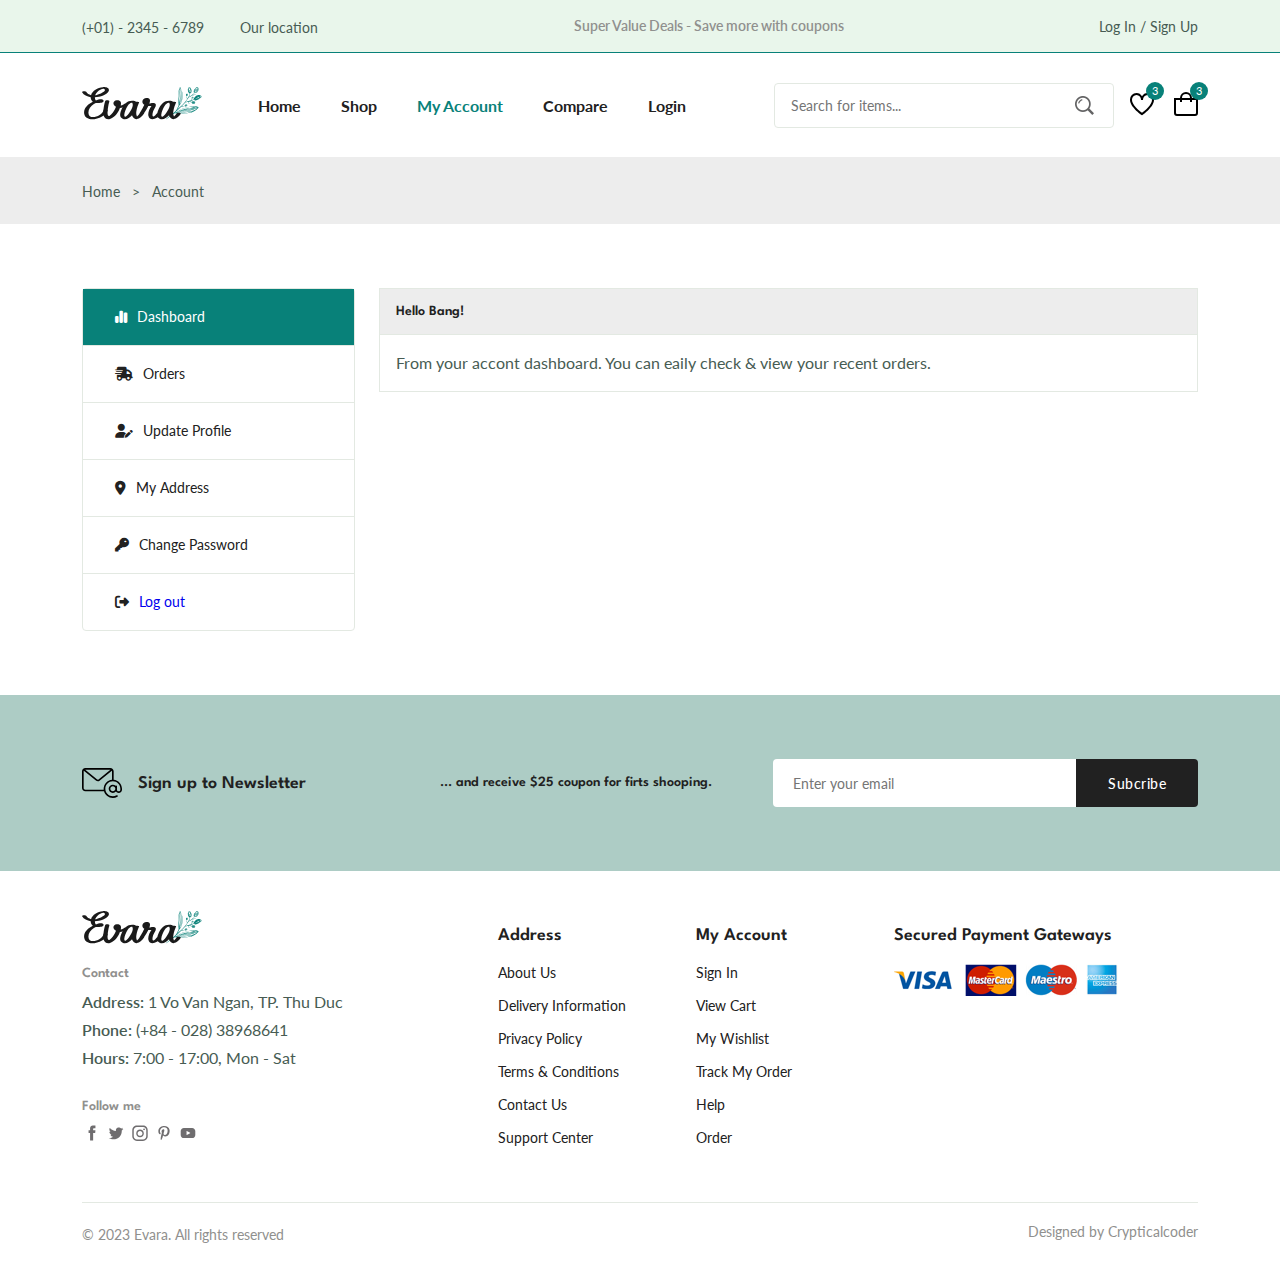
<file: Evara Shop/accounts.html>
<!DOCTYPE html>
<html lang="en">
  <head>
    <meta charset="UTF-8" />
    <meta name="viewport" content="width=device-width, initial-scale=1.0" />

    <!--=============== FONT AWESOME ===============-->
    <link rel='stylesheet' href='https://cdnjs.cloudflare.com/ajax/libs/font-awesome/6.4.0/css/all.min.css'>

    <!--=============== SWIPER CSS ===============-->
    <link rel="stylesheet" href="https://cdn.jsdelivr.net/npm/swiper@10/swiper-bundle.min.css" />

    <!--=============== CSS ===============-->
    <link rel="stylesheet" href="assets/css/styles.css" />

    <title>Ecommerce Website</title>
  </head>
  <body>
    <!--=============== HEADER ===============-->
    <header class="header">
      <div class="header__top">
        <div class="header__container container">
          <div class="header__contact">
            <span>(+01) - 2345 - 6789</span>
            <span>Our location</span>
          </div>
  
          <p class="header__alert-news">Super Value Deals - Save more with coupons</p>
  
          <a href="login-register.html" class="header__top-action">Log In / Sign Up</a>
        </div>
      </div>
  
      <nav class="nav container">
        <a href="index.html" class="nav__logo">
          <img src="assets/img/logo.svg" alt="" class="nav__logo-img" />
        </a>
  
        <div class="nav__menu" id="nav-menu">
          <ul class="nav__list">
            <li class="nav__item">
              <a href="index.html" class="nav__link">Home</a>
            </li>
            <li class="nav__item">
              <a href="shop.html" class="nav__link">Shop</a>
            </li>
            <li class="nav__item">
              <a href="accounts.html" class="nav__link active-link">My Account</a>
            </li>
            <li class="nav__item">
              <a href="compare.html" class="nav__link">Compare</a>
            </li>
            <li class="nav__item">
              <a href="login-register.html" class="nav__link">Login</a>
            </li>
          </ul>
  
          <div class="header__search">
            <input type="text" placeholder="Search for items..." class="form__input" />
  
            <button class="search__btn">
              <img src="assets/img/search.png" alt="">
            </button>
          </div>
        </div>
  
        <div class="header__user-actions">
          <a href="wishlist.html" class="header__action-btn">
            <img src="assets/img/icon-heart.svg" alt="" />
            <span class="count">3</span>
          </a>
          <a href="cart.html" class="header__action-btn">
            <img src="assets/img/icon-cart.svg" alt="" />
            <span class="count">3</span>
          </a>
        </div>
      </nav>
    </header>

    <!--=============== MAIN ===============-->
    <main class="main">
      <!--=============== BREADCRUMB ===============-->
      <section class="breadcrumb">
        <ul class="breadcrumb__list flex container">
          <li><a href="index.html" class="breadcrumb__link">Home</a></li>
          <li><span class="breadcrumb__link">></span></li>
          <li><span class="breadcrumb__link">Account</span></li>
        </ul>
      </section>

      <!--=============== ACCOUNTS ===============-->
      <section class="accounts section--lg">
        <div class="accounts__container container grid">
          <div class="account__tabs">
            <p class="account__tab active-tab" data-target="#dashboard">
              <i class="fa-solid fa-chart-simple"></i>Dashboard
            </p>

            <p class="account__tab" data-target="#orders">
              <i class="fa-solid fa-truck-fast"></i>Orders
            </p>

            <p class="account__tab" data-target="#update-profile">
              <i class="fa-solid fa-user-pen"></i>Update Profile
            </p>

            <p class="account__tab" data-target="#address">
              <i class="fa-solid fa-location-dot"></i>My Address
            </p>

            <p class="account__tab" data-target="#change-password">
              <i class="fa-solid fa-key"></i>Change Password
            </p>

            <p class="account__tab">
              <i class="fa-solid fa-right-from-bracket"></i><a href="login-register.html">Log out</a>
            </p>
          </div>

          <div class="tabs__content">
            <div class="tab__content active-tab" content id="dashboard">
              <h3 class="tab__header">Hello Bang!</h3>
              <div class="tab__body">
                <p class="tab__description">
                  From your accont dashboard. You can eaily check & view your recent orders.
                </p>
              </div>
            </div>

            <div class="tab__content" content id="orders">
              <h3 class="tab__header">Your Orders</h3>
              <div class="tab__body">
                <table class="placed__order-table">
                  <tr>
                    <th>Orders</th>
                    <th>Date</th>
                    <th>Status</th>
                    <th>Total</th>
                    <th>Actions</th>
                  </tr>

                  <tr>
                    <td>#1357</td>
                    <td>June 20, 2023</td>
                    <td>Processing</td>
                    <td>$125.00</td>
                    <td><a href="#" class="view__order">View</a></td>
                  </tr>
                  <tr>
                    <td>#1358</td>
                    <td>June 22, 2023</td>
                    <td>Completed</td>
                    <td>$125.00</td>
                    <td><a href="#" class="view__order">View</a></td>
                  </tr>
                  <tr>
                    <td>#1359</td>
                    <td>June 24, 2023</td>
                    <td>Processing</td>
                    <td>$125.00</td>
                    <td><a href="#" class="view__order">View</a></td>
                  </tr>
                </table>
              </div>
            </div>

            <div class="tab__content" content id="update-profile">
              <h3 class="tab__header">Update Profile</h3>
              <div class="tab__body">
                <form action="" class="form grid">
                  <input type="text" placeholder="Username" class="form__input">
                  <div class="form__btn">
                    <button class="btn btn--md">Save</button>
                  </div>
                </form>
              </div>
            </div>
            
            <div class="tab__content" content id="address">
              <h3 class="tab__header">Shipping Address</h3>
              <div class="tab__body">
                <address class="address">
                  1 Vo Van Ngan, <br> TP.ThuDuc
                </address>
                <p class="city">TP.HCM</p>
                <a href="" class="edit">Edit</a>
              </div>
            </div>

            <div class="tab__content" content id="change-password">
              <h3 class="tab__header">Change Password</h3>
              <div class="tab__body">
                <form action="" class="form grid">
                  <input type="password" placeholder="Current Password" class="form__input">
                  <input type="password" placeholder="New Password" class="form__input">
                  <input type="password" placeholder="Confirm Password" class="form__input">
                  <div class="form__btn">
                    <button class="btn btn--md">Save</button>
                  </div>
                </form>
              </div>
            </div>
          </div>
        </div>
      </section>

      <!--=============== NEWSLETTER ===============-->
      <section class="newsletter section">
        <div class="newsletter__container container grid">
          <h3 class="newsletter__title flex">
            <img src="assets/img/icon-email.svg" alt="" class="newsletter__icon">
            Sign up to Newsletter
          </h3>
  
          <p class="newsletter__description">
            ... and receive $25 coupon for firts shooping.
          </p>
  
          <form action="" class="newsletter__form">
            <input type="text" placeholder="Enter your email" class="newsletter__input">
            <button type="submit" class="newsletter__btn">Subcribe</button>
          </form>
        </div>
      </section>
    </main>

    <!--=============== FOOTER ===============-->
    <footer class="footer container">
      <div class="footer__container grid">
        <div class="footer__content">
          <a href="index.html" class="footer__logo">
            <img src="assets/img/logo.svg" alt="" class="footer__logo-img">
          </a>
  
          <h4 class="footer__subtitle">Contact</h4>
          <p class="footer__description"><span>Address:</span> 1 Vo Van Ngan, TP. Thu Duc</p>
          <p class="footer__description"><span>Phone:</span> (+84 - 028) 38968641</p>
          <p class="footer__description"><span>Hours:</span> 7:00 - 17:00, Mon - Sat</p>
  
          <div class="footer__social">
            <h4 class="footer__subtitle">Follow me</h4>
            <div class="footer__social-links flex">
              <a href="">
                <img src="assets/img/icon-facebook.svg" alt="" class="footer__social-icon">
              </a>
              <a href="">
                <img src="assets/img/icon-twitter.svg" alt="" class="footer__social-icon">
              </a>
              <a href="">
                <img src="assets/img/icon-instagram.svg" alt="" class="footer__social-icon">
              </a>
              <a href="">
                <img src="assets/img/icon-pinterest.svg" alt="" class="footer__social-icon">
              </a>
              <a href="">
                <img src="assets/img/icon-youtube.svg" alt="" class="footer__social-icon">
              </a>
            </div>
          </div>
        </div>
  
        <div class="footer__content">
          <h3 class="footer__title">Address</h3>
  
          <ul class="footer__links">
            <li><a href="" class="footer__link">About Us</a></li>
            <li><a href="" class="footer__link">Delivery Information</a></li>
            <li><a href="" class="footer__link">Privacy Policy</a></li>
            <li><a href="" class="footer__link">Terms & Conditions</a></li>
            <li><a href="" class="footer__link">Contact Us</a></li>
            <li><a href="" class="footer__link">Support Center</a></li>
          </ul>
        </div>
  
        <div class="footer__content">
          <h3 class="footer__title">My Account</h3>
  
          <ul class="footer__links">
            <li><a href="" class="footer__link">Sign In</a></li>
            <li><a href="" class="footer__link">View Cart</a></li>
            <li><a href="" class="footer__link">My Wishlist</a></li>
            <li><a href="" class="footer__link">Track My Order</a></li>
            <li><a href="" class="footer__link">Help</a></li>
            <li><a href="" class="footer__link">Order</a></li>
          </ul>
        </div>
  
        <div class="footer__content">
          <h3 class="footer__title">Secured Payment Gateways</h3>
          <img src="assets/img/payment-method.png" alt="" class="payment__img">
        </div>
      </div>
  
      <div class="footer__bottom">
        <p class="copyright">&copy; 2023 Evara. All rights reserved</p>
        <span class="designer">Designed by Crypticalcoder</span>
      </div>
    </footer>

    <!--=============== SWIPER JS ===============-->
    <script src="https://cdn.jsdelivr.net/npm/swiper@10/swiper-bundle.min.js"></script>

    <!--=============== MAIN JS ===============-->
    <script src="assets/js/main.js"></script>
  </body>
</html>
</file>
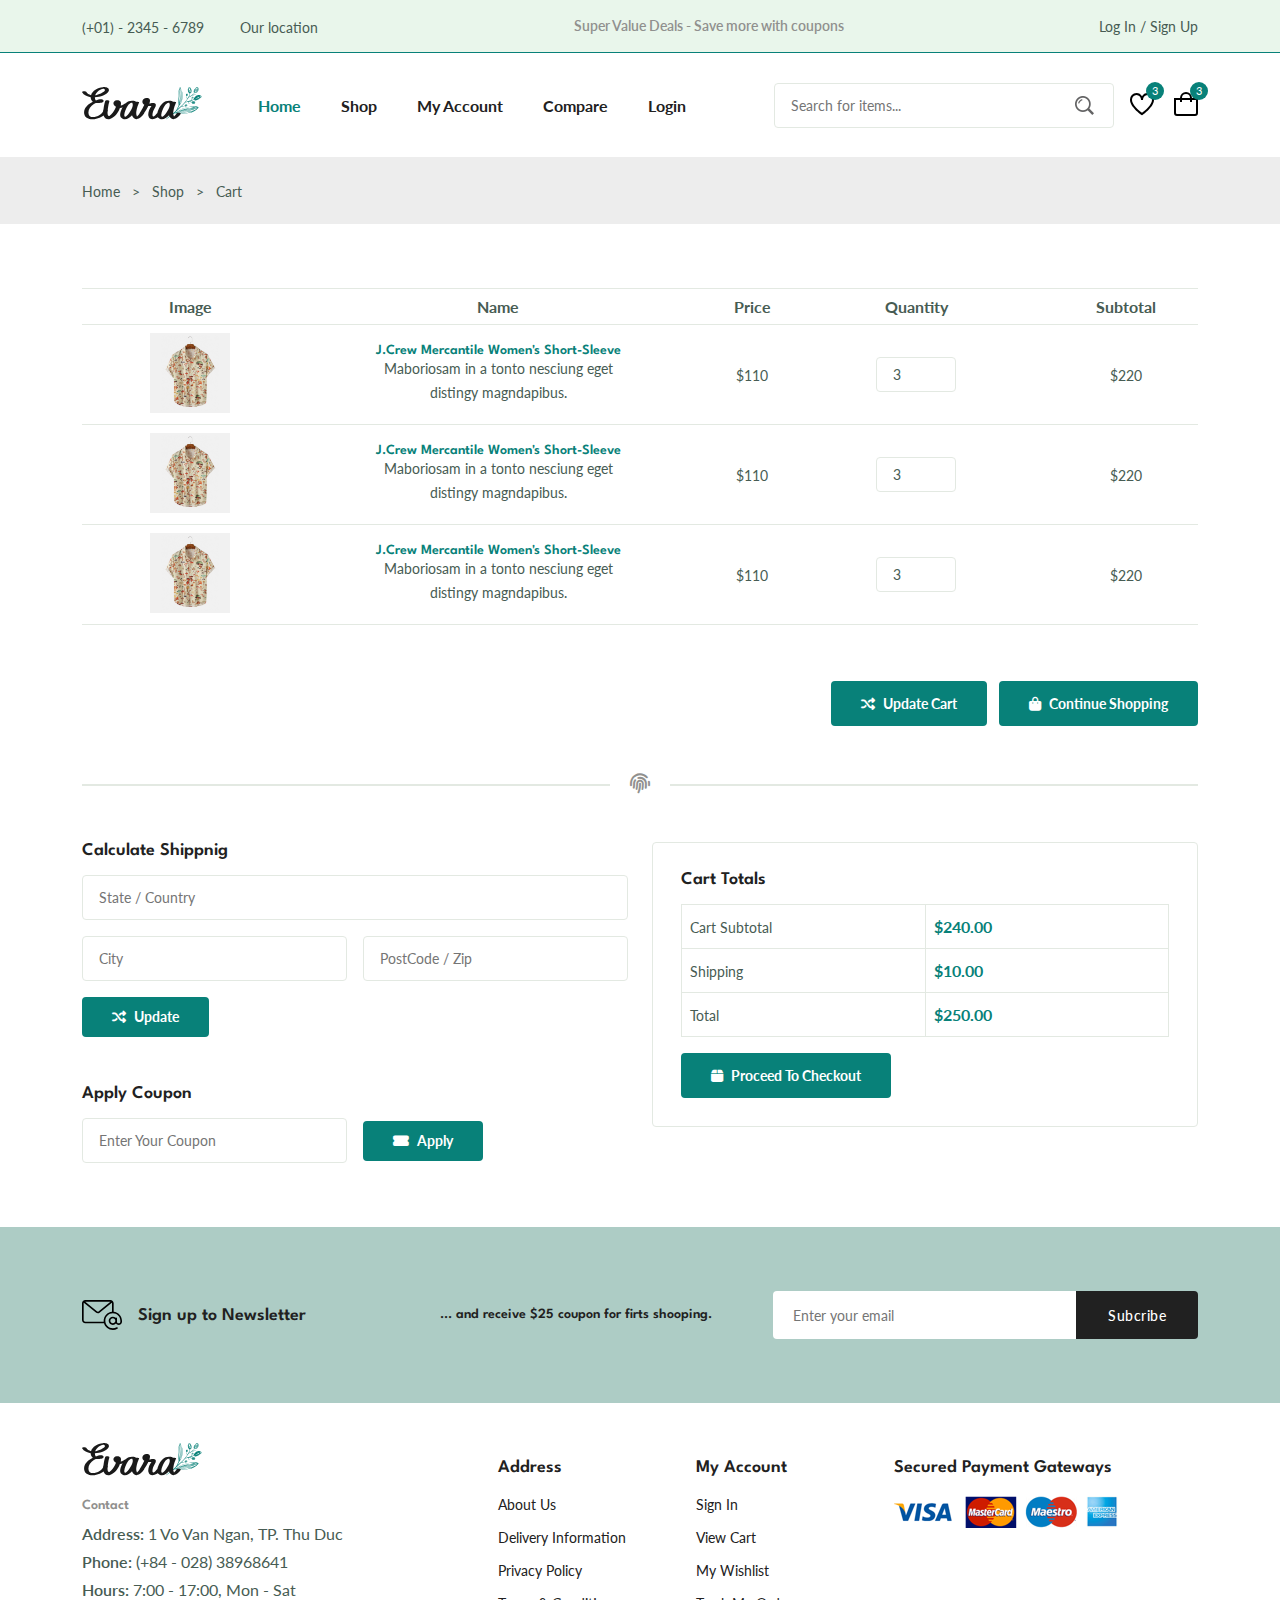
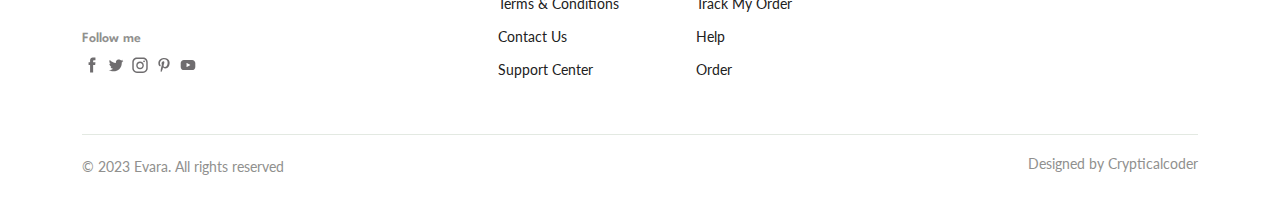
<file: Evara Shop/cart.html>
<!DOCTYPE html>
<html lang="en">
  <head>
    <meta charset="UTF-8" />
    <meta name="viewport" content="width=device-width, initial-scale=1.0" />

    <!--=============== FONT AWESOME ===============-->
    <link rel='stylesheet' href='https://cdnjs.cloudflare.com/ajax/libs/font-awesome/6.4.0/css/all.min.css'>

    <!--=============== SWIPER CSS ===============-->
    <link rel="stylesheet" href="https://cdn.jsdelivr.net/npm/swiper@10/swiper-bundle.min.css" />

    <!--=============== CSS ===============-->
    <link rel="stylesheet" href="assets/css/styles.css" />

    <title>Ecommerce Website</title>
  </head>
  <body>
    <!--=============== HEADER ===============-->
    <header class="header">
      <div class="header__top">
        <div class="header__container container">
          <div class="header__contact">
            <span>(+01) - 2345 - 6789</span>
            <span>Our location</span>
          </div>
  
          <p class="header__alert-news">Super Value Deals - Save more with coupons</p>
  
          <a href="login-register.html" class="header__top-action">Log In / Sign Up</a>
        </div>
      </div>
  
      <nav class="nav container">
        <a href="index.html" class="nav__logo">
          <img src="assets/img/logo.svg" alt="" class="nav__logo-img" />
        </a>
  
        <div class="nav__menu" id="nav-menu">
          <ul class="nav__list">
            <li class="nav__item">
              <a href="index.html" class="nav__link active-link">Home</a>
            </li>
            <li class="nav__item">
              <a href="shop.html" class="nav__link">Shop</a>
            </li>
            <li class="nav__item">
              <a href="accounts.html" class="nav__link">My Account</a>
            </li>
            <li class="nav__item">
              <a href="compare.html" class="nav__link">Compare</a>
            </li>
            <li class="nav__item">
              <a href="login-register.html" class="nav__link">Login</a>
            </li>
          </ul>
  
          <div class="header__search">
            <input type="text" placeholder="Search for items..." class="form__input" />
  
            <button class="search__btn">
              <img src="assets/img/search.png" alt="">
            </button>
          </div>
        </div>
  
        <div class="header__user-actions">
          <a href="wishlist.html" class="header__action-btn">
            <img src="assets/img/icon-heart.svg" alt="" />
            <span class="count">3</span>
          </a>
          <a href="cart.html" class="header__action-btn">
            <img src="assets/img/icon-cart.svg" alt="" />
            <span class="count">3</span>
          </a>
        </div>
      </nav>
    </header>

    <!--=============== MAIN ===============-->
    <main class="main">
      <!--=============== BREADCRUMB ===============-->
      <section class="breadcrumb">
        <ul class="breadcrumb__list flex container">
          <li><a href="index.html" class="breadcrumb__link">Home</a></li>
          <li><span class="breadcrumb__link">></span></li>
          <li><span class="breadcrumb__link">Shop</span></li>
          <li><span class="breadcrumb__link">></span></li>
          <li><span class="breadcrumb__link">Cart</span></li>
        </ul>
      </section>

      <!--=============== CART ===============-->
      <section class="cart section--lg container">
        <div class="table__container">
          <table class="table">
            <tr>
              <th>Image</th>
              <th>Name</th>
              <th>Price</th>
              <th>Quantity</th>
              <th>Subtotal</th>
              <th>Remove</th>
            </tr>

            <tr>
              <td><img src="assets/img/product-1-1.jpg" alt="" class="table__img"></td>
              <td>
                <h3 class="table__title">J.Crew Mercantile Women's Short-Sleeve</h3>
                <p class="table__description">Maboriosam in a tonto nesciung eget distingy magndapibus.</p>
              </td>
              <td><span class="table__price">$110</span></td>
              <td><input type="number" value="3" class="quantity"></td>
              <td><span class="table__subtotal">$220</span></td>
              <td><i class="fa-solid fa-trash" class="table__trash"></i></td>
            </tr>

            <tr>
              <td><img src="assets/img/product-1-1.jpg" alt="" class="table__img"></td>
              <td>
                <h3 class="table__title">J.Crew Mercantile Women's Short-Sleeve</h3>
                <p class="table__description">Maboriosam in a tonto nesciung eget distingy magndapibus.</p>
              </td>
              <td><span class="table__price">$110</span></td>
              <td><input type="number" value="3" class="quantity"></td>
              <td><span class="table__subtotal">$220</span></td>
              <td><i class="fa-solid fa-trash"></i></td>
            </tr>

            <tr>
              <td><img src="assets/img/product-1-1.jpg" alt="" class="table__img"></td>
              <td>
                <h3 class="table__title">J.Crew Mercantile Women's Short-Sleeve</h3>
                <p class="table__description">Maboriosam in a tonto nesciung eget distingy magndapibus.</p>
              </td>
              <td><span class="table__price">$110</span></td>
              <td><input type="number" value="3" class="quantity"></td>
              <td><span class="table__subtotal">$220</span></td>
              <td><i class="fa-solid fa-trash"></i></td>
            </tr>
          </table>
        </div>

        <div class="cart__actions">
          <a href="" class="btn flex btn--md">
            <i class="fa-solid fa-shuffle"></i>Update Cart
          </a>
          <a href="" class="btn flex btn--md">
            <i class="fa-solid fa-bag-shopping"></i>Continue Shopping
          </a>
        </div>

        <div class="divider">
          <i class="fa-solid fa-fingerprint"></i>
        </div>

        <div class="cart__group grid">
          <div>
            <div class="cart__shipping">
              <h3 class="section__title">Calculate Shippnig</h3>

              <form action="" class="form grid">
                <input type="text" placeholder="State / Country" class="form__input">

                <div class="form__group grid">
                  <input type="text" placeholder="City" class="form__input">
                  <input type="text" placeholder="PostCode / Zip" class="form__input">
                </div>

                <div class="form__btn">
                  <button class="btn flex btn--sm">
                    <i class="fa-solid fa-shuffle"></i>Update
                  </button>
                </div>
              </form>
            </div>

            <div class="cart__coupon">
              <h3 class="section__title">Apply Coupon</h3>

              <form action="" class="coupon__form form grid">
                <div class="form__group grid">
                  <input type="text" class="form__input" placeholder="Enter Your Coupon">

                  <div class="form__btn">
                    <button class="btn flex btn--sm">
                      <i class="fa-solid fa-ticket-simple"></i></i>Apply
                    </button>
                  </div>
                </div>
              </form>
            </div>
          </div>

          <div class="cart__total">
            <h3 class="section__title">Cart Totals</h3>

            <table class="cart__total-table">
              <tr>
                <td><span class="cart__total-title">Cart Subtotal</span></td>
                <td><span class="cart__total-price">$240.00</span></td>
              </tr>
              <tr>
                <td><span class="cart__total-title">Shipping</span></td>
                <td><span class="cart__total-price">$10.00</span></td>
              </tr>
              <tr>
                <td><span class="cart__total-title">Total</span></td>
                <td><span class="cart__total-price">$250.00</span></td>
              </tr>
            </table>

            <a href="checkout.html" class="btn flex btn--md">
              <i class="fa-solid fa-box"></i>Proceed To Checkout
            </a>
          </div>
        </div>
      </section>

      <!--=============== NEWSLETTER ===============-->
      <section class="newsletter section">
        <div class="newsletter__container container grid">
          <h3 class="newsletter__title flex">
            <img src="assets/img/icon-email.svg" alt="" class="newsletter__icon">
            Sign up to Newsletter
          </h3>
  
          <p class="newsletter__description">... and receive $25 coupon for firts shooping.</p>
  
          <form action="" class="newsletter__form">
            <input type="text" placeholder="Enter your email" class="newsletter__input">
            <button type="submit" class="newsletter__btn">Subcribe</button>
          </form>
        </div>
      </section>
    </main>

    <!--=============== FOOTER ===============-->
    <footer class="footer container">
      <div class="footer__container grid">
        <div class="footer__content">
          <a href="index.html" class="footer__logo">
            <img src="assets/img/logo.svg" alt="" class="footer__logo-img">
          </a>
  
          <h4 class="footer__subtitle">Contact</h4>
  
          <p class="footer__description">
            <span>Address:</span> 1 Vo Van Ngan, TP. Thu Duc
          </p>
  
          <p class="footer__description">
            <span>Phone:</span> (+84 - 028) 38968641
          </p>
  
          <p class="footer__description">
            <span>Hours:</span> 7:00 - 17:00, Mon - Sat
          </p>
  
          <div class="footer__social">
            <h4 class="footer__subtitle">Follow me</h4>
  
            <div class="footer__social-links flex">
              <a href="">
                <img src="assets/img/icon-facebook.svg" alt="" class="footer__social-icon">
              </a>
  
              <a href="">
                <img src="assets/img/icon-twitter.svg" alt="" class="footer__social-icon">
              </a>
  
              <a href="">
                <img src="assets/img/icon-instagram.svg" alt="" class="footer__social-icon">
              </a>
  
              <a href="">
                <img src="assets/img/icon-pinterest.svg" alt="" class="footer__social-icon">
              </a>
  
              <a href="">
                <img src="assets/img/icon-youtube.svg" alt="" class="footer__social-icon">
              </a>
            </div>
          </div>
        </div>
  
        <div class="footer__content">
          <h3 class="footer__title">Address</h3>
  
          <ul class="footer__links">
            <li><a href="" class="footer__link">About Us</a></li>
            <li><a href="" class="footer__link">Delivery Information</a></li>
            <li><a href="" class="footer__link">Privacy Policy</a></li>
            <li><a href="" class="footer__link">Terms & Conditions</a></li>
            <li><a href="" class="footer__link">Contact Us</a></li>
            <li><a href="" class="footer__link">Support Center</a></li>
          </ul>
        </div>
  
        <div class="footer__content">
          <h3 class="footer__title">My Account</h3>
  
          <ul class="footer__links">
            <li><a href="" class="footer__link">Sign In</a></li>
            <li><a href="" class="footer__link">View Cart</a></li>
            <li><a href="" class="footer__link">My Wishlist</a></li>
            <li><a href="" class="footer__link">Track My Order</a></li>
            <li><a href="" class="footer__link">Help</a></li>
            <li><a href="" class="footer__link">Order</a></li>
          </ul>
        </div>
  
        <div class="footer__content">
          <h3 class="footer__title">Secured Payment Gateways</h3>
  
          <img src="assets/img/payment-method.png" alt="" class="payment__img">
        </div>
      </div>
  
      <div class="footer__bottom">
        <p class="copyright">&copy; 2023 Evara. All rights reserved</p>
        <span class="designer">Designed by Crypticalcoder</span>
      </div>
    </footer>

    <!--=============== SWIPER JS ===============-->
    <script src="https://cdn.jsdelivr.net/npm/swiper@10/swiper-bundle.min.js"></script>

    <!--=============== MAIN JS ===============-->
    <script src="assets/js/main.js"></script>
  </body>
</html>
</file>
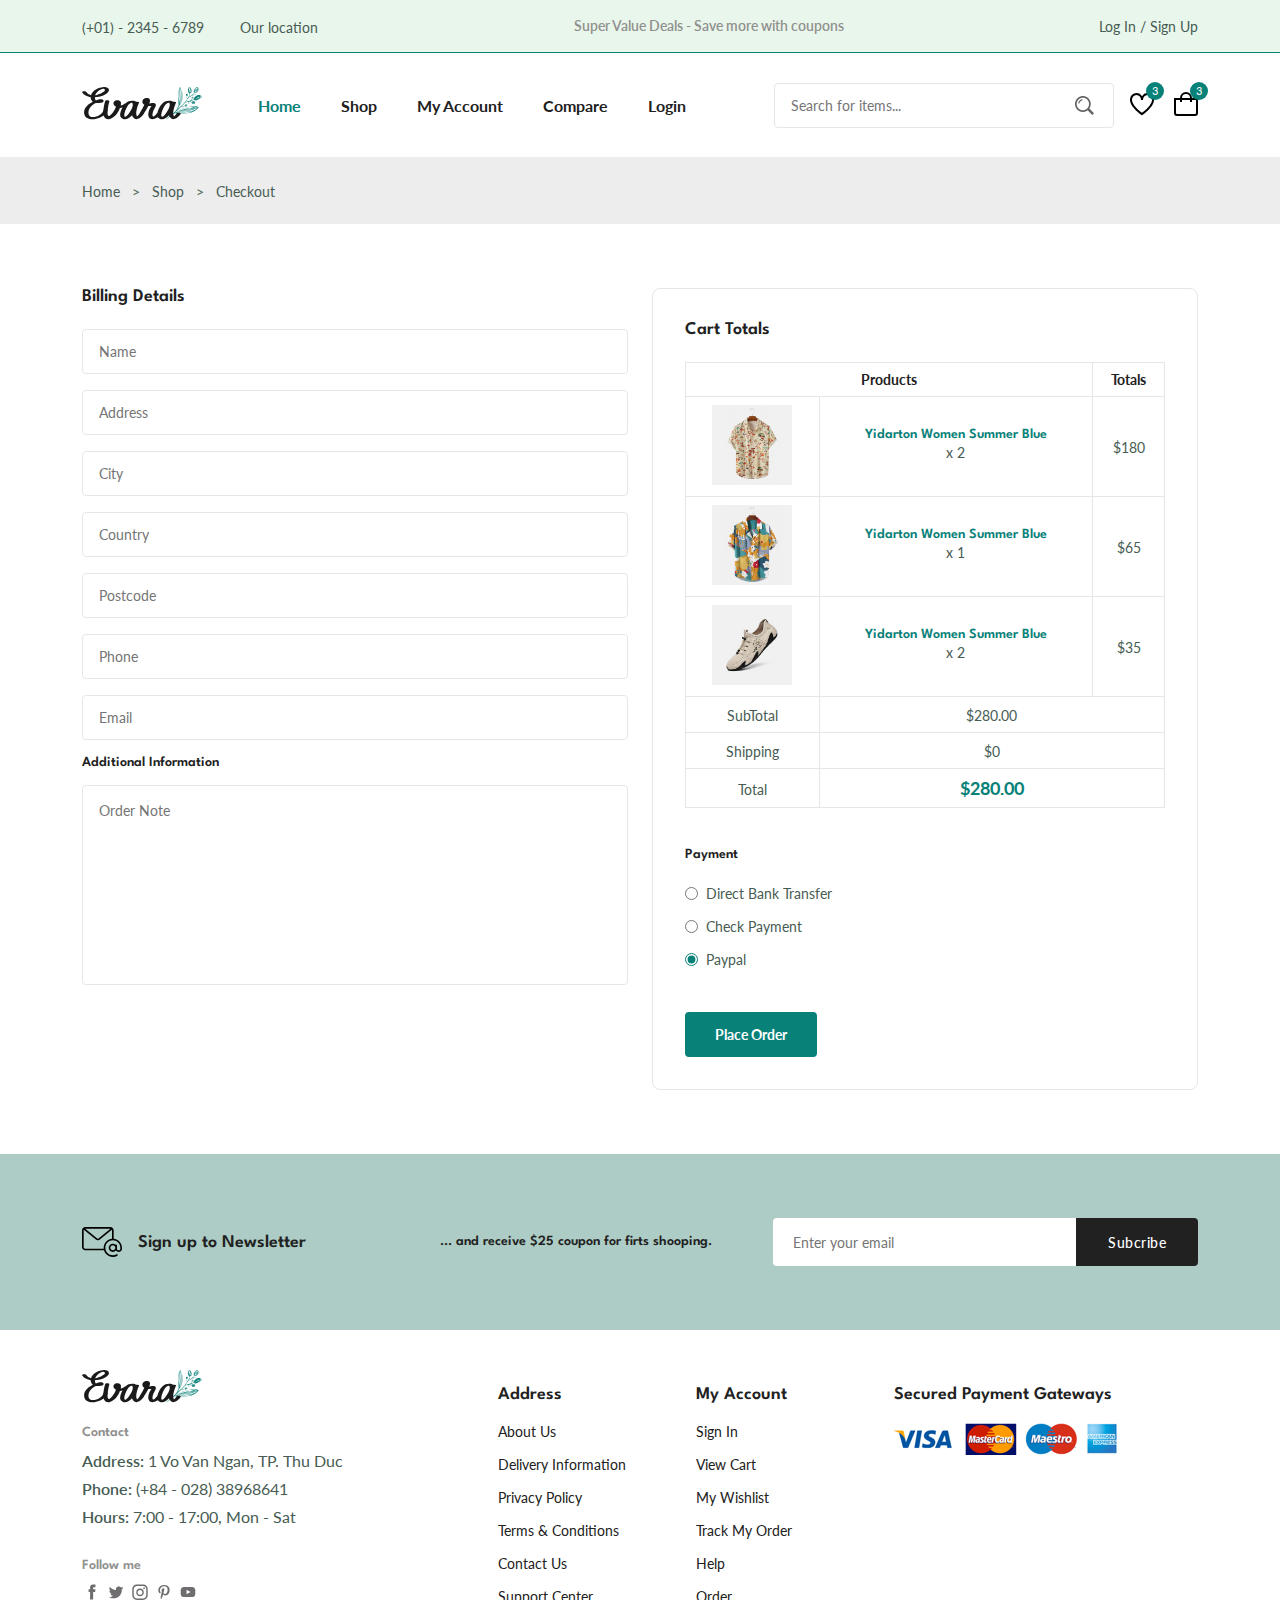
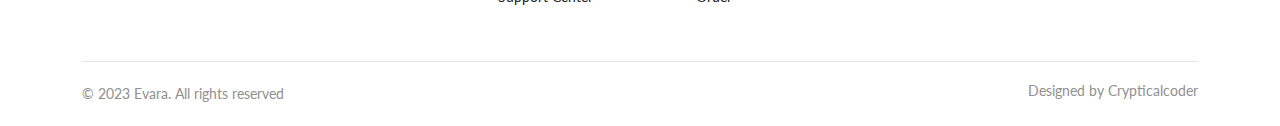
<file: Evara Shop/checkout.html>
<!DOCTYPE html>
<html lang="en">
  <head>
    <meta charset="UTF-8" />
    <meta name="viewport" content="width=device-width, initial-scale=1.0" />

    <!--=============== FONT AWESOME ===============-->
    <link rel='stylesheet' href='https://cdnjs.cloudflare.com/ajax/libs/font-awesome/6.4.0/css/all.min.css'>

    <!--=============== SWIPER CSS ===============-->
    <link rel="stylesheet" href="https://cdn.jsdelivr.net/npm/swiper@10/swiper-bundle.min.css" />

    <!--=============== CSS ===============-->
    <link rel="stylesheet" href="assets/css/styles.css" />

    <title>Ecommerce Website</title>
  </head>
  <body>
    <!--=============== HEADER ===============-->
    <header class="header">
      <div class="header__top">
        <div class="header__container container">
          <div class="header__contact">
            <span>(+01) - 2345 - 6789</span>
            <span>Our location</span>
          </div>
  
          <p class="header__alert-news">Super Value Deals - Save more with coupons</p>
  
          <a href="login-register.html" class="header__top-action">Log In / Sign Up</a>
        </div>
      </div>
  
      <nav class="nav container">
        <a href="index.html" class="nav__logo">
          <img src="assets/img/logo.svg" alt="" class="nav__logo-img" />
        </a>
  
        <div class="nav__menu" id="nav-menu">
          <ul class="nav__list">
            <li class="nav__item">
              <a href="index.html" class="nav__link active-link">Home</a>
            </li>
            <li class="nav__item">
              <a href="shop.html" class="nav__link">Shop</a>
            </li>
            <li class="nav__item">
              <a href="accounts.html" class="nav__link">My Account</a>
            </li>
            <li class="nav__item">
              <a href="compare.html" class="nav__link">Compare</a>
            </li>
            <li class="nav__item">
              <a href="login-register.html" class="nav__link">Login</a>
            </li>
          </ul>
  
          <div class="header__search">
            <input type="text" placeholder="Search for items..." class="form__input" />
  
            <button class="search__btn">
              <img src="assets/img/search.png" alt="">
            </button>
          </div>
        </div>
  
        <div class="header__user-actions">
          <a href="wishlist.html" class="header__action-btn">
            <img src="assets/img/icon-heart.svg" alt="" />
            <span class="count">3</span>
          </a>
          <a href="cart.html" class="header__action-btn">
            <img src="assets/img/icon-cart.svg" alt="" />
            <span class="count">3</span>
          </a>
        </div>
      </nav>
    </header>

    <!--=============== MAIN ===============-->
    <main class="main">
      <!--=============== BREADCRUMB ===============-->
      <section class="breadcrumb">
        <ul class="breadcrumb__list flex container">
          <li><a href="index.html" class="breadcrumb__link">Home</a></li>
          <li><span class="breadcrumb__link">></span></li>
          <li><span class="breadcrumb__link">Shop</span></li>
          <li><span class="breadcrumb__link">></span></li>
          <li><span class="breadcrumb__link">Checkout</span></li>
        </ul>
      </section>

      <!--=============== CHECKOUT ===============-->
      <section class="checkout section--lg">
        <div class="checkout__container container grid">
          <div class="checkout__group">
            <h3 class="section__title">Billing Details</h3>

            <form action="" class="form grid">
              <input type="text" placeholder="Name" class="form__input">
              <input type="text" placeholder="Address" class="form__input">
              <input type="text" placeholder="City" class="form__input">
              <input type="text" placeholder="Country" class="form__input">
              <input type="text" placeholder="Postcode" class="form__input">
              <input type="text" placeholder="Phone" class="form__input">
              <input type="email" placeholder="Email" class="form__input">

              <h3 class="checkout__title">Additional Information</h3>

              <textarea name="" placeholder="Order Note" id="" cols="30" rows="10" class="form__input textarea"></textarea>
            </form>
          </div>

          <div class="checkout__group">
            <h3 class="section__title">Cart Totals</h3>

            <table class="order__table">
              <tr>
                <th colspan="2">Products</th>
                <th>Totals</th>
              </tr>

              <tr>
                <td><img src="assets/img/product-1-1.jpg" alt="" class="order__img"></td>
                <td>
                  <h3 class="table__title">Yidarton Women Summer Blue</h3>
                  <p class="table__quantity">x 2</p>
                </td>
                <td><span class="table__price">$180</span></td>
              </tr>
              <tr>
                <td><img src="assets/img/product-2-1.jpg" alt="" class="order__img"></td>
                <td>
                  <h3 class="table__title">Yidarton Women Summer Blue</h3>
                  <p class="table__quantity">x 1</p>
                </td>
                <td><span class="table__price">$65</span></td>
              </tr>
              <tr>
                <td><img src="assets/img/product-3-1.jpg" alt="" class="order__img"></td>
                <td>
                  <h3 class="table__title">Yidarton Women Summer Blue</h3>
                  <p class="table__quantity">x 2</p>
                </td>
                <td><span class="table__price">$35</span></td>
              </tr>

              <tr>
                <td><span class="order__subtitle">SubTotal</span></td>
                <td colspan="2"><span class="table__price">$280.00</span></td>
              </tr>
              <tr>
                <td><span class="order__subtitle">Shipping</span></td>
                <td colspan="2"><span class="table__price">$0</span></td>
              </tr>
              <tr>
                <td><span class="order__subtitle">Total</span></td>
                <td colspan="2"><span class="order__grand-total">$280.00</span></td>
              </tr>
            </table>

            <div class="payment__methods">
              <h3 class="checkout__title payment__title">Payment</h3>

              <div class="payment__option flex">
                <input type="radio" name="radio" checked class="payment__input">
                <label for="" class="payment__label">Direct Bank Transfer</label>
              </div>
              <div class="payment__option flex">
                <input type="radio" name="radio" checked class="payment__input">
                <label for="" class="payment__label">Check Payment</label>
              </div>
              <div class="payment__option flex">
                <input type="radio" name="radio" checked class="payment__input">
                <label for="" class="payment__label">Paypal</label>
              </div>
            </div>

            <button class="btn btn--md">Place Order</button>
          </div>
        </div>
      </section>

      <!--=============== NEWSLETTER ===============-->
      <section class="newsletter section">
        <div class="newsletter__container container grid">
          <h3 class="newsletter__title flex">
            <img src="assets/img/icon-email.svg" alt="" class="newsletter__icon">
            Sign up to Newsletter
          </h3>
  
          <p class="newsletter__description">
            ... and receive $25 coupon for firts shooping.
          </p>
  
          <form action="" class="newsletter__form">
            <input type="text" placeholder="Enter your email" class="newsletter__input">
            <button type="submit" class="newsletter__btn">Subcribe</button>
          </form>
        </div>
      </section>
    </main>

    <!--=============== FOOTER ===============-->
    <footer class="footer container">
      <div class="footer__container grid">
        <div class="footer__content">
          <a href="index.html" class="footer__logo">
            <img src="assets/img/logo.svg" alt="" class="footer__logo-img">
          </a>
  
          <h4 class="footer__subtitle">Contact</h4>
          <p class="footer__description"><span>Address:</span> 1 Vo Van Ngan, TP. Thu Duc</p>
          <p class="footer__description"><span>Phone:</span> (+84 - 028) 38968641</p>
          <p class="footer__description"><span>Hours:</span> 7:00 - 17:00, Mon - Sat</p>
  
          <div class="footer__social">
            <h4 class="footer__subtitle">Follow me</h4>
            <div class="footer__social-links flex">
              <a href="">
                <img src="assets/img/icon-facebook.svg" alt="" class="footer__social-icon">
              </a>
              <a href="">
                <img src="assets/img/icon-twitter.svg" alt="" class="footer__social-icon">
              </a>
              <a href="">
                <img src="assets/img/icon-instagram.svg" alt="" class="footer__social-icon">
              </a>
              <a href="">
                <img src="assets/img/icon-pinterest.svg" alt="" class="footer__social-icon">
              </a>
              <a href="">
                <img src="assets/img/icon-youtube.svg" alt="" class="footer__social-icon">
              </a>
            </div>
          </div>
        </div>
  
        <div class="footer__content">
          <h3 class="footer__title">Address</h3>
  
          <ul class="footer__links">
            <li><a href="" class="footer__link">About Us</a></li>
            <li><a href="" class="footer__link">Delivery Information</a></li>
            <li><a href="" class="footer__link">Privacy Policy</a></li>
            <li><a href="" class="footer__link">Terms & Conditions</a></li>
            <li><a href="" class="footer__link">Contact Us</a></li>
            <li><a href="" class="footer__link">Support Center</a></li>
          </ul>
        </div>
  
        <div class="footer__content">
          <h3 class="footer__title">My Account</h3>
  
          <ul class="footer__links">
            <li><a href="" class="footer__link">Sign In</a></li>
            <li><a href="" class="footer__link">View Cart</a></li>
            <li><a href="" class="footer__link">My Wishlist</a></li>
            <li><a href="" class="footer__link">Track My Order</a></li>
            <li><a href="" class="footer__link">Help</a></li>
            <li><a href="" class="footer__link">Order</a></li>
          </ul>
        </div>
  
        <div class="footer__content">
          <h3 class="footer__title">Secured Payment Gateways</h3>
          <img src="assets/img/payment-method.png" alt="" class="payment__img">
        </div>
      </div>
  
      <div class="footer__bottom">
        <p class="copyright">&copy; 2023 Evara. All rights reserved</p>
        <span class="designer">Designed by Crypticalcoder</span>
      </div>
    </footer>

    <!--=============== SWIPER JS ===============-->
    <script src="https://cdn.jsdelivr.net/npm/swiper@10/swiper-bundle.min.js"></script>

    <!--=============== MAIN JS ===============-->
    <script src="assets/js/main.js"></script>
  </body>
</html>
</file>
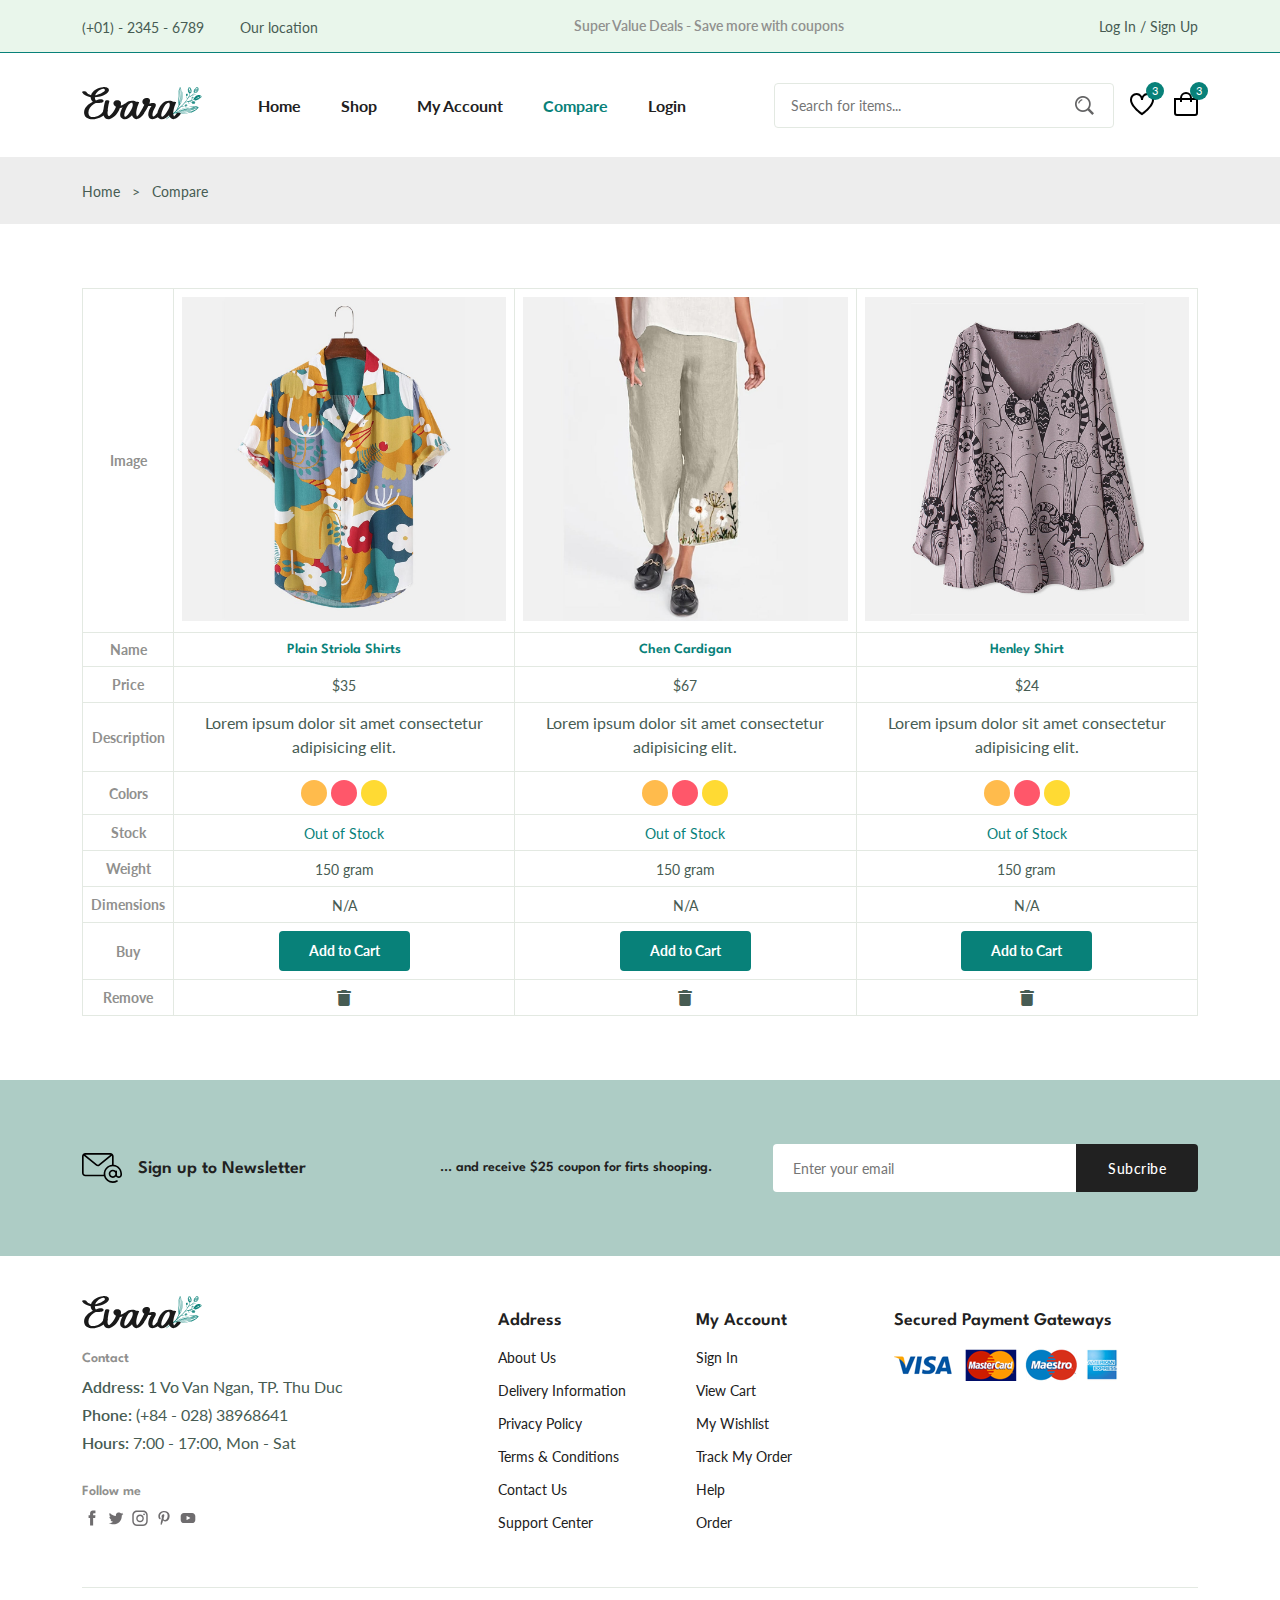
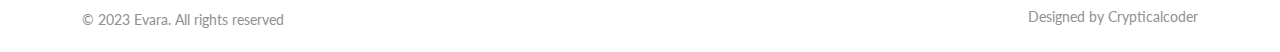
<file: Evara Shop/compare.html>
<!DOCTYPE html>
<html lang="en">
  <head>
    <meta charset="UTF-8" />
    <meta name="viewport" content="width=device-width, initial-scale=1.0" />

    <!--=============== FONT AWESOME ===============-->
    <link rel='stylesheet' href='https://cdnjs.cloudflare.com/ajax/libs/font-awesome/6.4.0/css/all.min.css'>

    <!--=============== SWIPER CSS ===============-->
    <link rel="stylesheet" href="https://cdn.jsdelivr.net/npm/swiper@10/swiper-bundle.min.css" />

    <!--=============== CSS ===============-->
    <link rel="stylesheet" href="assets/css/styles.css" />

    <title>Ecommerce Website</title>
  </head>
  <body>
    <!--=============== HEADER ===============-->
    <header class="header">
      <div class="header__top">
        <div class="header__container container">
          <div class="header__contact">
            <span>(+01) - 2345 - 6789</span>
            <span>Our location</span>
          </div>
  
          <p class="header__alert-news">Super Value Deals - Save more with coupons</p>
  
          <a href="login-register.html" class="header__top-action">Log In / Sign Up</a>
        </div>
      </div>
  
      <nav class="nav container">
        <a href="index.html" class="nav__logo">
          <img src="assets/img/logo.svg" alt="" class="nav__logo-img" />
        </a>
  
        <div class="nav__menu" id="nav-menu">
          <ul class="nav__list">
            <li class="nav__item">
              <a href="index.html" class="nav__link">Home</a>
            </li>
            <li class="nav__item">
              <a href="shop.html" class="nav__link">Shop</a>
            </li>
            <li class="nav__item">
              <a href="accounts.html" class="nav__link">My Account</a>
            </li>
            <li class="nav__item">
              <a href="compare.html" class="nav__link active-link">Compare</a>
            </li>
            <li class="nav__item">
              <a href="login-register.html" class="nav__link">Login</a>
            </li>
          </ul>
  
          <div class="header__search">
            <input type="text" placeholder="Search for items..." class="form__input" />
  
            <button class="search__btn">
              <img src="assets/img/search.png" alt="">
            </button>
          </div>
        </div>
  
        <div class="header__user-actions">
          <a href="wishlist.html" class="header__action-btn">
            <img src="assets/img/icon-heart.svg" alt="" />
            <span class="count">3</span>
          </a>
          <a href="cart.html" class="header__action-btn">
            <img src="assets/img/icon-cart.svg" alt="" />
            <span class="count">3</span>
          </a>
        </div>
      </nav>
    </header>

    <!--=============== MAIN ===============-->
    <main class="main">
      <!--=============== BREADCRUMB ===============-->
      <section class="breadcrumb">
        <ul class="breadcrumb__list flex container">
          <li><a href="index.html" class="breadcrumb__link">Home</a></li>
          <li><span class="breadcrumb__link">></span></li>
          <li><span class="breadcrumb__link">Compare</span></li>
        </ul>
      </section>

      <!--=============== COMPARE ===============-->
      <section class="compare container section--lg">
        <table class="compare__table">
          <tr>
            <th>Image</th>
            <td><img src="assets/img/product-2-1.jpg" alt="" class="compare__img"></td>
            <td><img src="assets/img/product-4-1.jpg" alt="" class="compare__img"></td>
            <td><img src="assets/img/product-7-1.jpg" alt="" class="compare__img"></td>
          </tr>

          <tr>
            <th>Name</th>
            <td><h3 class="table__title">Plain Striola Shirts</h3></td>
            <td><h3 class="table__title">Chen Cardigan</h3></td>
            <td><h3 class="table__title">Henley Shirt</h3></td>
          </tr>

          <tr>
            <th>Price</th>
            <td><span class="table__price">$35</span></td>
            <td><span class="table__price">$67</span></td>
            <td><span class="table__price">$24</span></td>
          </tr>

          <tr>
            <th>Description</th>
            <td>
              <p class="footer__description"> 
                Lorem ipsum dolor sit amet consectetur adipisicing elit.
              </p>
            </td>
            <td>
              <p class="footer__description"> 
                Lorem ipsum dolor sit amet consectetur adipisicing elit.
              </p>
            </td>
            <td>
              <p class="footer__description"> 
                Lorem ipsum dolor sit amet consectetur adipisicing elit.
              </p>
            </td>
          </tr>

          <tr>
            <th>Colors</th>
            <td>
              <ul class="color__list comapre__colors">
                <li>
                  <a href="#" class="color__link" style="background-color: hsl(37, 100%, 65%);"></a>
                </li>
                <li>
                  <a href="#" class="color__link" style="background-color: hsl(353, 100%, 67%);"></a>
                </li>
                <li>
                  <a href="#" class="color__link" style="background-color: hsl(49, 100%, 60%);"></a>
                </li>
              </ul>
            </td>
            <td>
              <ul class="color__list comapre__colors">
                <li>
                  <a href="#" class="color__link" style="background-color: hsl(37, 100%, 65%);"></a>
                </li>
                <li>
                  <a href="#" class="color__link" style="background-color: hsl(353, 100%, 67%);"></a>
                </li>
                <li>
                  <a href="#" class="color__link" style="background-color: hsl(49, 100%, 60%);"></a>
                </li>
              </ul>
            </td>
            <td>
              <ul class="color__list comapre__colors">
                <li>
                  <a href="#" class="color__link" style="background-color: hsl(37, 100%, 65%);"></a>
                </li>
                <li>
                  <a href="#" class="color__link" style="background-color: hsl(353, 100%, 67%);"></a>
                </li>
                <li>
                  <a href="#" class="color__link" style="background-color: hsl(49, 100%, 60%);"></a>
                </li>
              </ul>
            </td>
          </tr>

          <tr>
            <th>Stock</th>
            <td><span class="table__stock">Out of Stock</span></td>
            <td><span class="table__stock">Out of Stock</span></td>
            <td><span class="table__stock">Out of Stock</span></td>
          </tr>

          <tr>
            <th>Weight</th>
            <td><span class="table__weight">150 gram</span></td>
            <td><span class="table__weight">150 gram</span></td>
            <td><span class="table__weight">150 gram</span></td>
          </tr>

          <tr>
            <th>Dimensions</th>
            <td><span class="table__dimension">N/A</span></td>
            <td><span class="table__dimension">N/A</span></td>
            <td><span class="table__dimension">N/A</span></td>
          </tr>

          <tr>
            <th>Buy</th>
            <td><a href="" class="btn btn--sm">Add to Cart</a></td>
            <td><a href="" class="btn btn--sm">Add to Cart</a></td>
            <td><a href="" class="btn btn--sm">Add to Cart</a></td>
          </tr>

          <tr>
            <th>Remove</th>
            <td><i class="fa-solid fa-trash"></i></td>
            <td><i class="fa-solid fa-trash"></i></td>
            <td><i class="fa-solid fa-trash"></i></td>
          </tr>
        </table>
      </section>

      <!--=============== NEWSLETTER ===============-->
      <section class="newsletter section">
        <div class="newsletter__container container grid">
          <h3 class="newsletter__title flex">
            <img src="assets/img/icon-email.svg" alt="" class="newsletter__icon">
            Sign up to Newsletter
          </h3>
  
          <p class="newsletter__description">
            ... and receive $25 coupon for firts shooping.
          </p>
  
          <form action="" class="newsletter__form">
            <input type="text" placeholder="Enter your email" class="newsletter__input">
            <button type="submit" class="newsletter__btn">Subcribe</button>
          </form>
        </div>
      </section>
    </main>

    <!--=============== FOOTER ===============-->
    <footer class="footer container">
      <div class="footer__container grid">
        <div class="footer__content">
          <a href="index.html" class="footer__logo">
            <img src="assets/img/logo.svg" alt="" class="footer__logo-img">
          </a>
  
          <h4 class="footer__subtitle">Contact</h4>
          <p class="footer__description"><span>Address:</span> 1 Vo Van Ngan, TP. Thu Duc</p>
          <p class="footer__description"><span>Phone:</span> (+84 - 028) 38968641</p>
          <p class="footer__description"><span>Hours:</span> 7:00 - 17:00, Mon - Sat</p>
  
          <div class="footer__social">
            <h4 class="footer__subtitle">Follow me</h4>
            <div class="footer__social-links flex">
              <a href="">
                <img src="assets/img/icon-facebook.svg" alt="" class="footer__social-icon">
              </a>
              <a href="">
                <img src="assets/img/icon-twitter.svg" alt="" class="footer__social-icon">
              </a>
              <a href="">
                <img src="assets/img/icon-instagram.svg" alt="" class="footer__social-icon">
              </a>
              <a href="">
                <img src="assets/img/icon-pinterest.svg" alt="" class="footer__social-icon">
              </a>
              <a href="">
                <img src="assets/img/icon-youtube.svg" alt="" class="footer__social-icon">
              </a>
            </div>
          </div>
        </div>
  
        <div class="footer__content">
          <h3 class="footer__title">Address</h3>
  
          <ul class="footer__links">
            <li><a href="" class="footer__link">About Us</a></li>
            <li><a href="" class="footer__link">Delivery Information</a></li>
            <li><a href="" class="footer__link">Privacy Policy</a></li>
            <li><a href="" class="footer__link">Terms & Conditions</a></li>
            <li><a href="" class="footer__link">Contact Us</a></li>
            <li><a href="" class="footer__link">Support Center</a></li>
          </ul>
        </div>
  
        <div class="footer__content">
          <h3 class="footer__title">My Account</h3>
  
          <ul class="footer__links">
            <li><a href="" class="footer__link">Sign In</a></li>
            <li><a href="" class="footer__link">View Cart</a></li>
            <li><a href="" class="footer__link">My Wishlist</a></li>
            <li><a href="" class="footer__link">Track My Order</a></li>
            <li><a href="" class="footer__link">Help</a></li>
            <li><a href="" class="footer__link">Order</a></li>
          </ul>
        </div>
  
        <div class="footer__content">
          <h3 class="footer__title">Secured Payment Gateways</h3>
          <img src="assets/img/payment-method.png" alt="" class="payment__img">
        </div>
      </div>
  
      <div class="footer__bottom">
        <p class="copyright">&copy; 2023 Evara. All rights reserved</p>
        <span class="designer">Designed by Crypticalcoder</span>
      </div>
    </footer>

    <!--=============== SWIPER JS ===============-->
    <script src="https://cdn.jsdelivr.net/npm/swiper@10/swiper-bundle.min.js"></script>

    <!--=============== MAIN JS ===============-->
    <script src="assets/js/main.js"></script>
  </body>
</html>
</file>
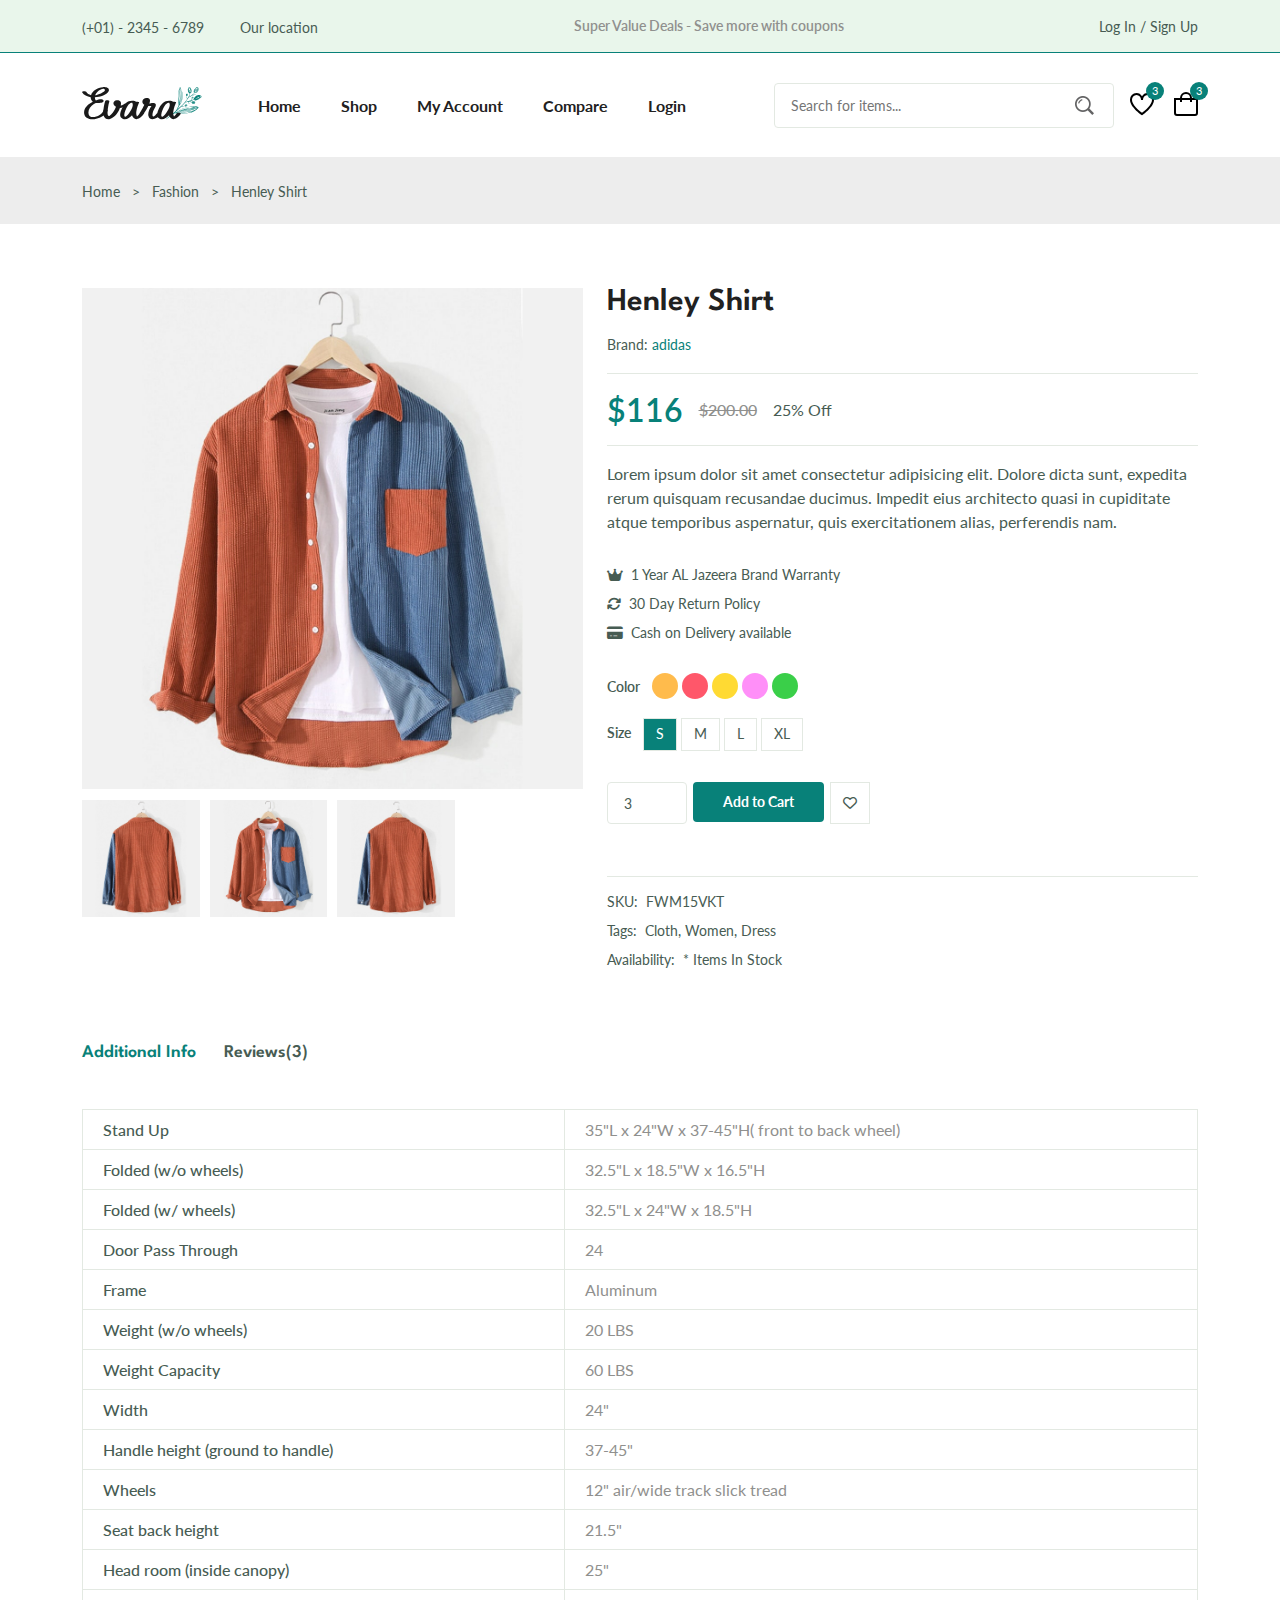
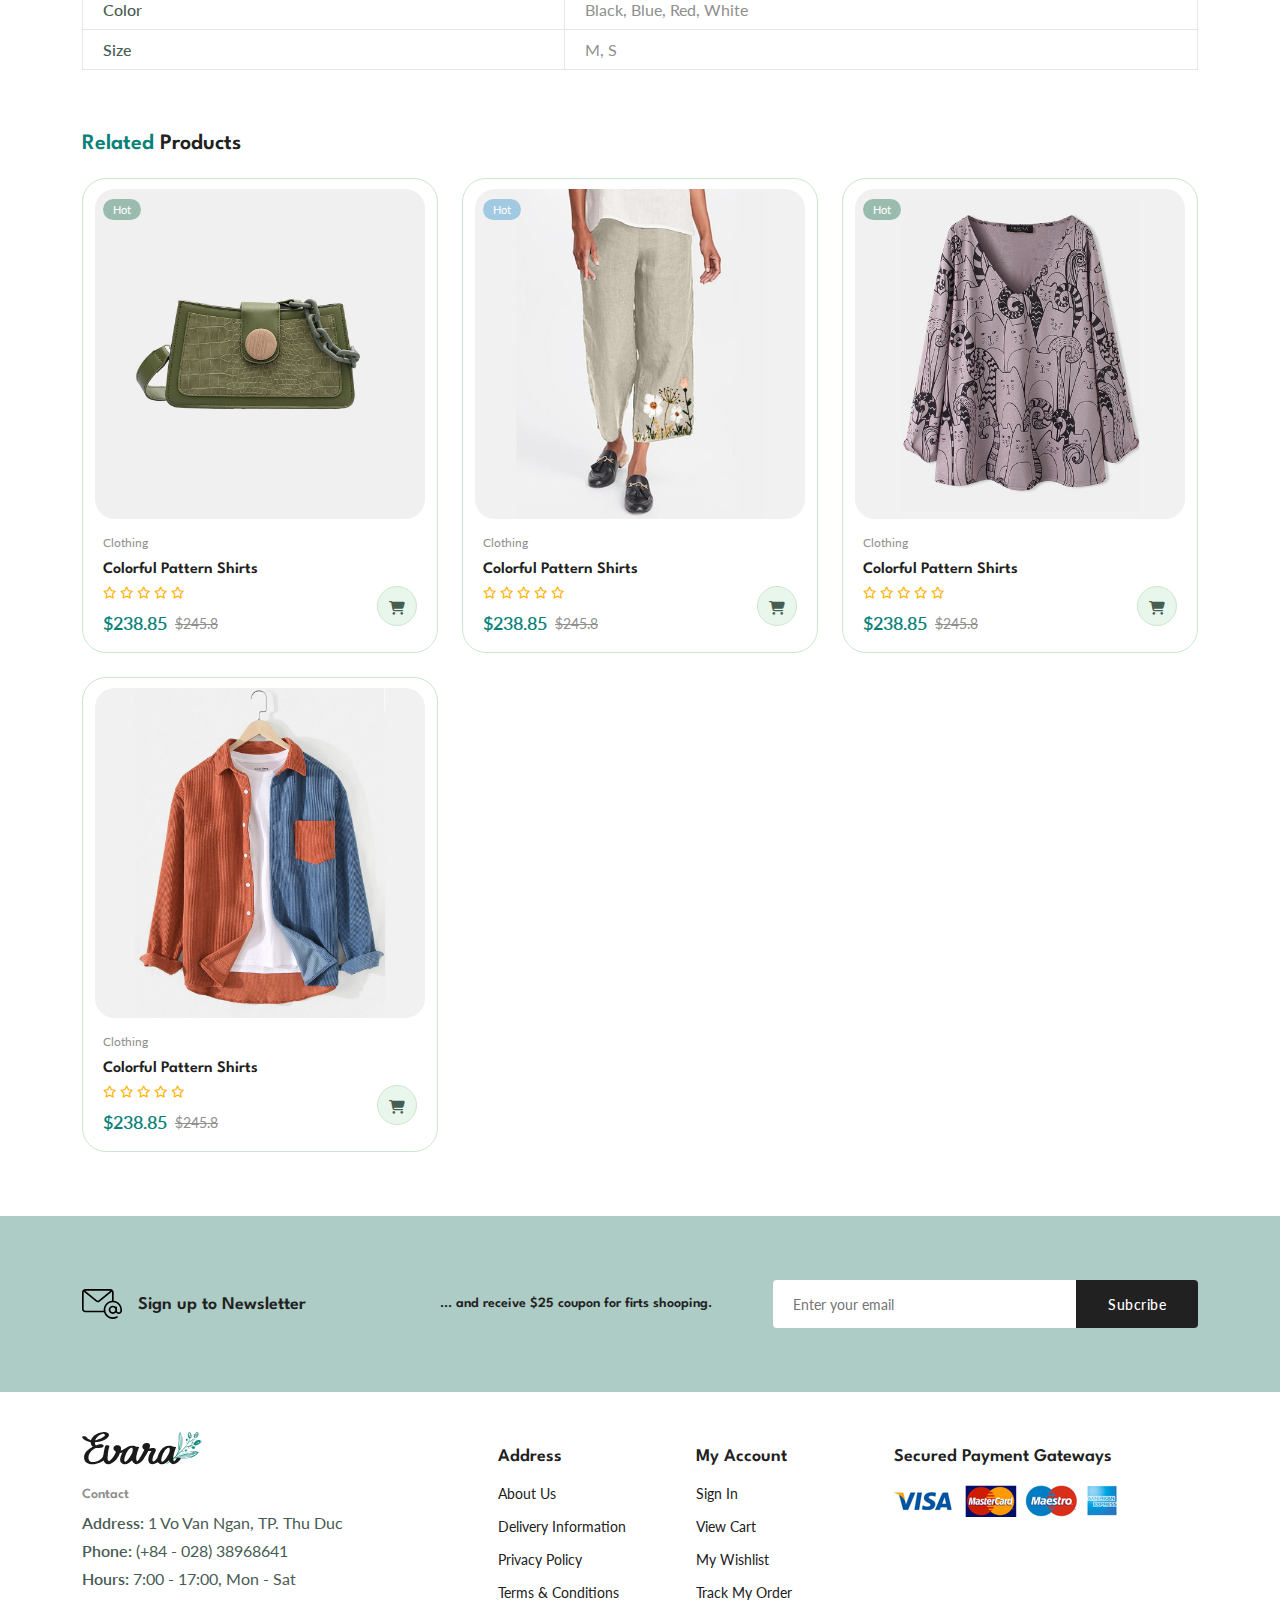
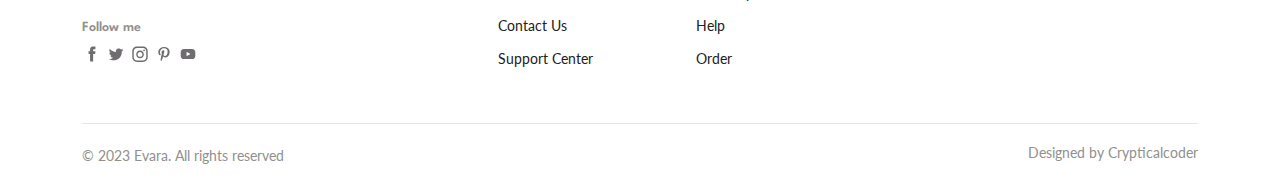
<file: Evara Shop/details.html>
<!DOCTYPE html>
<html lang="en">

<head>
  <meta charset="UTF-8" />
  <meta name="viewport" content="width=device-width, initial-scale=1.0" />

  <!--=============== FONT AWESOME ===============-->
  <link rel='stylesheet' href='https://cdnjs.cloudflare.com/ajax/libs/font-awesome/6.4.0/css/all.min.css'>

  <!--=============== SWIPER CSS ===============-->
  <link rel="stylesheet" href="https://cdn.jsdelivr.net/npm/swiper@10/swiper-bundle.min.css" />

  <!--=============== CSS ===============-->
  <link rel="stylesheet" href="assets/css/styles.css" />

  <title>Ecommerce Website</title>
</head>

<body>
  <!--=============== HEADER ===============-->
  <header class="header">
    <div class="header__top">
      <div class="header__container container">
        <div class="header__contact">
          <span>(+01) - 2345 - 6789</span>

          <span>Our location</span>
        </div>

        <p class="header__alert-news">
          Super Value Deals - Save more with coupons
        </p>

        <a href="login-register.html" class="header__top-action">
          Log In / Sign Up
        </a>
      </div>
    </div>

    <nav class="nav container">
      <a href="index.html" class="nav__logo">
        <img src="assets/img/logo.svg" alt="" class="nav__logo-img" />
      </a>

      <div class="nav__menu" id="nav-menu">
        <ul class="nav__list">
          <li class="nav__item">
            <a href="index.html" class="nav__link">Home</a>
          </li>

          <li class="nav__item">
            <a href="shop.html" class="nav__link">Shop</a>
          </li>

          <li class="nav__item">
            <a href="accounts.html" class="nav__link">My Account</a>
          </li>

          <li class="nav__item">
            <a href="compare.html" class="nav__link">Compare</a>
          </li>

          <li class="nav__item">
            <a href="login-register.html" class="nav__link">Login</a>
          </li>
        </ul>

        <div class="header__search">
          <input type="text" placeholder="Search for items..." class="form__input" />

          <button class="search__btn">
            <img src="assets/img/search.png" alt="">
          </button>
        </div>
      </div>

      <div class="header__user-actions">
        <a href="wishlist.html" class="header__action-btn">
          <img src="assets/img/icon-heart.svg" alt="" />
          <span class="count">3</span>
        </a>

        <a href="cart.html" class="header__action-btn">
          <img src="assets/img/icon-cart.svg" alt="" />
          <span class="count">3</span>
        </a>
      </div>
    </nav>
  </header>

  <!--=============== MAIN ===============-->
  <main class="main">
    <!--=============== BREADCRUMB ===============-->
    <section class="breadcrumb">
      <ul class="breadcrumb__list flex container">
        <li><a href="index.html" class="breadcrumb__link">Home</a></li>
        <li><span class="breadcrumb__link">></span></li>
        <li><span class="breadcrumb__link">Fashion</span></li>
        <li><span class="breadcrumb__link">></span></li>
        <li><span class="breadcrumb__link">Henley Shirt</span></li>
      </ul>
    </section>

    <!--=============== DETAILS ===============-->
    <section class="details section--lg">
      <div class="details__container container grid">
        <div class="details__group">
          <img src="assets/img/product-8-1.jpg" alt="" class="details__img">
          
          <div class="details__small-images grid">
            <img src="assets/img/product-8-2.jpg" alt="" class="details__small-img">
            <img src="assets/img/product-8-1.jpg" alt="" class="details__small-img">
            <img src="assets/img/product-8-2.jpg" alt="" class="details__small-img">
          </div>
        </div>

        <div class="details__group">
          <h3 class="details__title">Henley Shirt</h3>

          <p class="details__brand">Brand: <span>adidas</span></p>

          <div class="details__price flex">
            <span class="new__price">$116</span>
            <span class="old__price">$200.00</span>
            <span class="save__price">25% Off</span>
          </div>

          <p class="short__description">
            Lorem ipsum dolor sit amet consectetur adipisicing elit. Dolore 
            dicta sunt, expedita rerum quisquam recusandae ducimus. Impedit eius 
            architecto quasi in cupiditate atque temporibus aspernatur, quis exercitationem alias, 
            perferendis nam.
          </p>

          <ul class="product__list">
            <li class="list__item flex">
              <i class="fa-solid fa-crown"></i> 1 Year AL Jazeera Brand Warranty
            </li>
            <li class="list__item flex">
              <i class="fa-solid fa-arrows-rotate"></i> 30 Day Return Policy
            </li>
            <li class="list__item flex">
              <i class="fa-solid fa-credit-card"></i> Cash on Delivery available
            </li>
          </ul>

          <div class="details__color flex">
            <span class="details__color-title">Color</span>

            <ul class="color__list">
              <li>
                <a href="#" class="color__link" style="background-color: hsl(37, 100%, 65%);"></a>
              </li>
              <li>
                <a href="#" class="color__link" style="background-color: hsl(353, 100%, 67%);"></a>
              </li>
              <li>
                <a href="#" class="color__link" style="background-color: hsl(49, 100%, 60%);"></a>
              </li>
              <li>
                <a href="#" class="color__link" style="background-color: hsl(304, 100%, 78%);"></a>
              </li>
              <li>
                <a href="#" class="color__link" style="background-color: hsl(126, 61%, 52%);"></a>
              </li>
            </ul>
          </div>

          <div class="details__size flex">
            <span class="details__size-title">Size</span>

            <ul class="size__list">
              <li>
                <a href="#" class="size__link size-active">S</a>
              </li>
              <li>
                <a href="#" class="size__link">M</a>
              </li>
              <li>
                <a href="#" class="size__link">L</a>
              </li>
              <li>
                <a href="#" class="size__link">XL</a>
              </li>
            </ul>
          </div>

          <div class="details-action">
            <input type="number" class="quantity" value="3">

            <a href="#" class="btn btn--sm">Add to Cart</a>

            <a href="#" class="details__action-btn">
              <i class="fa-regular fa-heart"></i>
            </a>
          </div>

          <ul class="details__meta">
            <li class="meta__list flex">
              <span>SKU:</span> FWM15VKT
            </li>
            <li class="meta__list flex">
              <span>Tags:</span> Cloth, Women, Dress
            </li>
            <li class="meta__list flex">
              <span>Availability:</span> * Items In Stock
            </li>
          </ul>
        </div>
      </div>
    </section>

    <!--=============== DETAILS TAB ===============-->
    <section class="details__tab container">
      <div class="detail__tabs">
        <span class="detail__tab active-tab" data-target="#info">Additional Info</span>
        <span class="detail__tab" data-target="#reviews">Reviews(3)</span>
      </div>

      <div class="details__tabs-content">
        <div class="details__tab-content active-tab" content id="info">
          <table class="info__table">
            <tr>
              <th>Stand Up</th>
              <td>35"L x 24"W x 37-45"H( front to back wheel)</td>
            </tr>
            <tr>
              <th>Folded (w/o wheels)</th>
              <td>32.5"L x 18.5"W x 16.5"H</td>
            </tr>
            <tr>
              <th>Folded (w/ wheels)</th>
              <td>32.5"L x 24"W x 18.5"H</td>
            </tr>
            <tr>
              <th>Door Pass Through</th>
              <td>24</td>
            </tr>
            <tr>
              <th>Frame</th>
              <td>Aluminum</td>
            </tr>
            <tr>
              <th>Weight (w/o wheels)</th>
              <td>20 LBS</td>
            </tr>
            <tr>
              <th>Weight Capacity</th>
              <td>60 LBS</td>
            </tr>
            <tr>
              <th>Width</th>
              <td>24"</td>
            </tr>
            <tr>
              <th>Handle height (ground to handle)</th>
              <td>37-45"</td>
            </tr>
            <tr>
              <th>Wheels</th>
              <td>12" air/wide track slick tread</td>
            </tr>
            <tr>
              <th>Seat back height</th>
              <td>21.5"</td>
            </tr>
            <tr>
              <th>Head room (inside canopy)</th>
              <td>25"</td>
            </tr>
            <tr>
              <th>Color</th>
              <td>Black, Blue, Red, White</td>
            </tr>
            <tr>
              <th>Size</th>
              <td>M, S</td>
            </tr>
          </table>
        </div>

        <div class="details__tab-content" content id="reviews">
          <div class="reviwes__container grid">
            <div class="review__single">
                <img src="assets/img/avatar-1.jpg" alt="" class="review__img">

                <h4 class="review__title">Jacky Chan</h4>

                <div class="review__data">
                  <div class="review__rating">
                    <i class="fa-regular fa-star"></i>
                    <i class="fa-regular fa-star"></i>
                    <i class="fa-regular fa-star"></i>
                    <i class="fa-regular fa-star"></i>
                    <i class="fa-regular fa-star"></i>
                  </div>
    
                  <p class="review__description">Thank you very fast Shipping from Poland only 3days.</p>
    
                  <span class="review__date">June 4, 2023 at 3:12 pm</span>
                </div>
            </div>

            <div class="review__single">
              <img src="assets/img/avatar-2.jpg" alt="" class="review__img">

              <h4 class="review__title">Jacky Chan</h4>

              <div class="review__data">
                <div class="review__rating">
                  <i class="fa-regular fa-star"></i>
                  <i class="fa-regular fa-star"></i>
                  <i class="fa-regular fa-star"></i>
                  <i class="fa-regular fa-star"></i>
                  <i class="fa-regular fa-star"></i>
                </div>
  
                <p class="review__description">Thank you very fast Shipping from Poland only 3days.</p>
  
                <span class="review__date">June 4, 2023 at 3:12 pm</span>
              </div>
            </div>

            <div class="review__single">
              <img src="assets/img/avatar-3.jpg" alt="" class="review__img">

              <h4 class="review__title">Jacky Chan</h4>

              <div class="review__data">
                <div class="review__rating">
                  <i class="fa-regular fa-star"></i>
                  <i class="fa-regular fa-star"></i>
                  <i class="fa-regular fa-star"></i>
                  <i class="fa-regular fa-star"></i>
                  <i class="fa-regular fa-star"></i>
                </div>
  
                <p class="review__description">Thank you very fast Shipping from Poland only 3days.</p>
  
                <span class="review__date">June 4, 2023 at 3:12 pm</span>
              </div>
            </div>
          </div>

          <div class="review__form">
            <h4 class="review__form-title">Add a review</h4>

            <div class="rate__product">
              <i class="fa-regular fa-star"></i>
              <i class="fa-regular fa-star"></i>
              <i class="fa-regular fa-star"></i>
              <i class="fa-regular fa-star"></i>
              <i class="fa-regular fa-star"></i>
            </div>

            <form action="" class="form grid">
              <textarea class="form__input textarea" placeholder="Write your Comment"></textarea>

              <div class="form__group grid">
                <input type="text" placeholder="Name" class="form__input">
                <input type="email" placeholder="Email" class="form__input">
              </div>

              <div class="form__btn">
                <button class="btn">Submit Review</button>
              </div>
            </form>
          </div>
        </div>
      </div>
    </section>

    <!--=============== PRODUCTS ===============-->
    <section class="products container section--lg">
      <h3 class="section__title"><span>Related</span> Products</h3>

      <div class="products___container grid">
        <div class="product__item">
          <div class="product__banner">
            <a href="details.html" class="product__images">
              <img src="assets/img/product-13-1.jpg" alt="" class="product__img default">
              <img src="assets/img/product-13-2.jpg" alt="" class="product__img hover">
            </a>

            <div class="product__actions">
              <a href="#" class="action__btn" aria-label="Quick View">
                <i class="fa-regular fa-eye"></i>
              </a>
              <a href="#" class="action__btn" aria-label="Add To Wishlist">
                <i class="fa-regular fa-heart"></i>
              </a>
              <a href="#" class="action__btn" aria-label="Compare">
                <i class="fa-solid fa-shuffle"></i>
              </a>
            </div>

            <div class="product__badge light-green">Hot</div>
          </div>

          <div class="product__content">
            <span class="product__category">Clothing</span>

            <a href="details.html">
              <h3 class="product__title">Colorful Pattern Shirts</h3>
            </a>

            <div class="product__rating">
              <i class="fa-regular fa-star"></i>
              <i class="fa-regular fa-star"></i>
              <i class="fa-regular fa-star"></i>
              <i class="fa-regular fa-star"></i>
              <i class="fa-regular fa-star"></i>
            </div>

            <div class="product__price flex">
              <span class="new__price">$238.85</span>
              <span class="old__price">$245.8</span>
            </div>

            <a href="#" class="action__btn cart__btn" aria-label="Add To Cart">
              <i class="fa-solid fa-cart-shopping"></i>
            </a>
          </div>
        </div>

        <div class="product__item">
          <div class="product__banner">
            <a href="details.html" class="product__images">
              <img src="assets/img/product-4-1.jpg" alt="" class="product__img default">
              <img src="assets/img/product-4-2.jpg" alt="" class="product__img hover">
            </a>

            <div class="product__actions">
              <a href="#" class="action__btn" aria-label="Quick View">
                <i class="fa-regular fa-eye"></i>
              </a>
              <a href="#" class="action__btn" aria-label="Add To Wishlist">
                <i class="fa-regular fa-heart"></i>
              </a>
              <a href="#" class="action__btn" aria-label="Compare">
                <i class="fa-solid fa-shuffle"></i>
              </a>
            </div>

            <div class="product__badge light-blue">Hot</div>
          </div>

          <div class="product__content">
            <span class="product__category">Clothing</span>

            <a href="details.html">
              <h3 class="product__title">Colorful Pattern Shirts</h3>
            </a>

            <div class="product__rating">
              <i class="fa-regular fa-star"></i>
              <i class="fa-regular fa-star"></i>
              <i class="fa-regular fa-star"></i>
              <i class="fa-regular fa-star"></i>
              <i class="fa-regular fa-star"></i>
            </div>

            <div class="product__price flex">
              <span class="new__price">$238.85</span>
              <span class="old__price">$245.8</span>
            </div>

            <a href="#" class="action__btn cart__btn" aria-label="Add To Cart">
              <i class="fa-solid fa-cart-shopping"></i>
            </a>
          </div>
        </div>

        <div class="product__item">
          <div class="product__banner">
            <a href="details.html" class="product__images">
              <img src="assets/img/product-7-1.jpg" alt="" class="product__img default">
              <img src="assets/img/product-7-2.jpg" alt="" class="product__img hover">
            </a>

            <div class="product__actions">
              <a href="#" class="action__btn" aria-label="Quick View">
                <i class="fa-regular fa-eye"></i>
              </a>
              <a href="#" class="action__btn" aria-label="Add To Wishlist">
                <i class="fa-regular fa-heart"></i>
              </a>
              <a href="#" class="action__btn" aria-label="Compare">
                <i class="fa-solid fa-shuffle"></i>
              </a>
            </div>

            <div class="product__badge light-green">Hot</div>
          </div>

          <div class="product__content">
            <span class="product__category">Clothing</span>

            <a href="details.html">
              <h3 class="product__title">Colorful Pattern Shirts</h3>
            </a>

            <div class="product__rating">
              <i class="fa-regular fa-star"></i>
              <i class="fa-regular fa-star"></i>
              <i class="fa-regular fa-star"></i>
              <i class="fa-regular fa-star"></i>
              <i class="fa-regular fa-star"></i>
            </div>

            <div class="product__price flex">
              <span class="new__price">$238.85</span>
              <span class="old__price">$245.8</span>
            </div>

            <a href="#" class="action__btn cart__btn" aria-label="Add To Cart">
              <i class="fa-solid fa-cart-shopping"></i>
            </a>
          </div>
        </div>

        <div class="product__item">
          <div class="product__banner">
            <a href="details.html" class="product__images">
              <img src="assets/img/product-8-1.jpg" alt="" class="product__img default">
              <img src="assets/img/product-8-2.jpg" alt="" class="product__img hover">
            </a>

            <div class="product__actions">
              <a href="#" class="action__btn" aria-label="Quick View">
                <i class="fa-regular fa-eye"></i>
              </a>
              <a href="#" class="action__btn" aria-label="Add To Wishlist">
                <i class="fa-regular fa-heart"></i>
              </a>
              <a href="#" class="action__btn" aria-label="Compare">
                <i class="fa-solid fa-shuffle"></i>
              </a>
            </div>
          </div>

          <div class="product__content">
            <span class="product__category">Clothing</span>

            <a href="details.html">
              <h3 class="product__title">Colorful Pattern Shirts</h3>
            </a>

            <div class="product__rating">
              <i class="fa-regular fa-star"></i>
              <i class="fa-regular fa-star"></i>
              <i class="fa-regular fa-star"></i>
              <i class="fa-regular fa-star"></i>
              <i class="fa-regular fa-star"></i>
            </div>

            <div class="product__price flex">
              <span class="new__price">$238.85</span>
              <span class="old__price">$245.8</span>
            </div>

            <a href="#" class="action__btn cart__btn" aria-label="Add To Cart">
              <i class="fa-solid fa-cart-shopping"></i>
            </a>
          </div>
        </div>
      </div>
    </section>

    <!--=============== NEWSLETTER ===============-->
    <section class="newsletter section">
      <div class="newsletter__container container grid">
        <h3 class="newsletter__title flex">
          <img src="assets/img/icon-email.svg" alt="" class="newsletter__icon">
          Sign up to Newsletter
        </h3>

        <p class="newsletter__description">... and receive $25 coupon for firts shooping.</p>

        <form action="" class="newsletter__form">
          <input type="text" placeholder="Enter your email" class="newsletter__input">
          <button type="submit" class="newsletter__btn">Subcribe</button>
        </form>
      </div>
    </section>
  </main>

  <!--=============== FOOTER ===============-->
  <footer class="footer container">
    <div class="footer__container grid">
      <div class="footer__content">
        <a href="index.html" class="footer__logo">
          <img src="assets/img/logo.svg" alt="" class="footer__logo-img">
        </a>

        <h4 class="footer__subtitle">Contact</h4>

        <p class="footer__description">
          <span>Address:</span> 1 Vo Van Ngan, TP. Thu Duc
        </p>

        <p class="footer__description">
          <span>Phone:</span> (+84 - 028) 38968641
        </p>

        <p class="footer__description">
          <span>Hours:</span> 7:00 - 17:00, Mon - Sat
        </p>

        <div class="footer__social">
          <h4 class="footer__subtitle">Follow me</h4>

          <div class="footer__social-links flex">
            <a href="">
              <img src="assets/img/icon-facebook.svg" alt="" class="footer__social-icon">
            </a>

            <a href="">
              <img src="assets/img/icon-twitter.svg" alt="" class="footer__social-icon">
            </a>

            <a href="">
              <img src="assets/img/icon-instagram.svg" alt="" class="footer__social-icon">
            </a>

            <a href="">
              <img src="assets/img/icon-pinterest.svg" alt="" class="footer__social-icon">
            </a>

            <a href="">
              <img src="assets/img/icon-youtube.svg" alt="" class="footer__social-icon">
            </a>
          </div>
        </div>
      </div>

      <div class="footer__content">
        <h3 class="footer__title">Address</h3>

        <ul class="footer__links">
          <li><a href="" class="footer__link">About Us</a></li>
          <li><a href="" class="footer__link">Delivery Information</a></li>
          <li><a href="" class="footer__link">Privacy Policy</a></li>
          <li><a href="" class="footer__link">Terms & Conditions</a></li>
          <li><a href="" class="footer__link">Contact Us</a></li>
          <li><a href="" class="footer__link">Support Center</a></li>
        </ul>
      </div>

      <div class="footer__content">
        <h3 class="footer__title">My Account</h3>

        <ul class="footer__links">
          <li><a href="" class="footer__link">Sign In</a></li>
          <li><a href="" class="footer__link">View Cart</a></li>
          <li><a href="" class="footer__link">My Wishlist</a></li>
          <li><a href="" class="footer__link">Track My Order</a></li>
          <li><a href="" class="footer__link">Help</a></li>
          <li><a href="" class="footer__link">Order</a></li>
        </ul>
      </div>

      <div class="footer__content">
        <h3 class="footer__title">Secured Payment Gateways</h3>

        <img src="assets/img/payment-method.png" alt="" class="payment__img">
      </div>
    </div>

    <div class="footer__bottom">
      <p class="copyright">&copy; 2023 Evara. All rights reserved</p>
      <span class="designer">Designed by Crypticalcoder</span>
    </div>
  </footer>

  <!--=============== SWIPER JS ===============-->
  <script src="https://cdn.jsdelivr.net/npm/swiper@10/swiper-bundle.min.js"></script>

  <!--=============== MAIN JS ===============-->
  <script src="assets/js/main.js"></script>
</body>

</html>
</file>
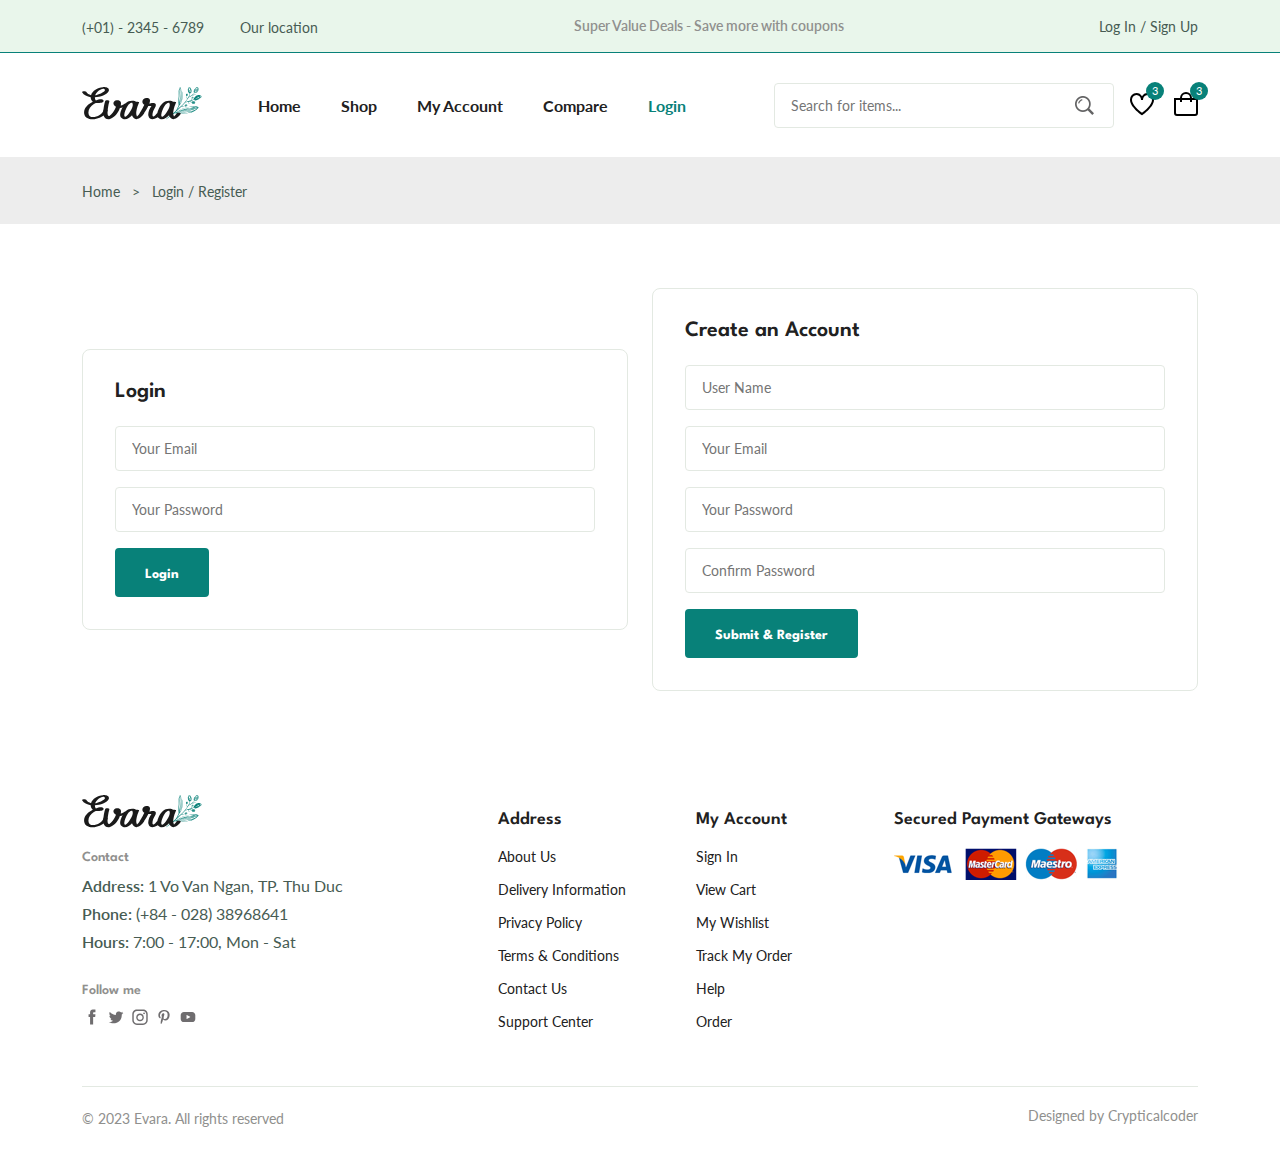
<file: Evara Shop/login-register.html>
<!DOCTYPE html>
<html lang="en">

<head>
  <meta charset="UTF-8" />
  <meta name="viewport" content="width=device-width, initial-scale=1.0" />

  <!--=============== FONT AWESOME ===============-->
  <link rel='stylesheet' href='https://cdnjs.cloudflare.com/ajax/libs/font-awesome/6.4.0/css/all.min.css'>

  <!--=============== SWIPER CSS ===============-->
  <link rel="stylesheet" href="https://cdn.jsdelivr.net/npm/swiper@10/swiper-bundle.min.css" />

  <!--=============== CSS ===============-->
  <link rel="stylesheet" href="assets/css/styles.css" />

  <title>Ecommerce Website</title>
</head>

<body>
  <!--=============== HEADER ===============-->
  <header class="header">
    <div class="header__top">
      <div class="header__container container">
        <div class="header__contact">
          <span>(+01) - 2345 - 6789</span>
          <span>Our location</span>
        </div>

        <p class="header__alert-news">Super Value Deals - Save more with coupons</p>

        <a href="login-register.html" class="header__top-action">Log In / Sign Up</a>
      </div>
    </div>

    <nav class="nav container">
      <a href="index.html" class="nav__logo">
        <img src="assets/img/logo.svg" alt="" class="nav__logo-img" />
      </a>

      <div class="nav__menu" id="nav-menu">
        <ul class="nav__list">
          <li class="nav__item">
            <a href="index.html" class="nav__link">Home</a>
          </li>
          <li class="nav__item">
            <a href="shop.html" class="nav__link">Shop</a>
          </li>
          <li class="nav__item">
            <a href="accounts.html" class="nav__link">My Account</a>
          </li>
          <li class="nav__item">
            <a href="compare.html" class="nav__link">Compare</a>
          </li>
          <li class="nav__item">
            <a href="login-register.html" class="nav__link active-link">Login</a>
          </li>
        </ul>

        <div class="header__search">
          <input type="text" placeholder="Search for items..." class="form__input" />

          <button class="search__btn">
            <img src="assets/img/search.png" alt="">
          </button>
        </div>
      </div>

      <div class="header__user-actions">
        <a href="wishlist.html" class="header__action-btn">
          <img src="assets/img/icon-heart.svg" alt="" />
          <span class="count">3</span>
        </a>
        <a href="cart.html" class="header__action-btn">
          <img src="assets/img/icon-cart.svg" alt="" />
          <span class="count">3</span>
        </a>
      </div>
    </nav>
  </header>

  <!--=============== MAIN ===============-->
  <main class="main">
    <!--=============== BREADCRUMB ===============-->
    <section class="breadcrumb">
      <ul class="breadcrumb__list flex container">
        <li><a href="index.html" class="breadcrumb__link">Home</a></li>
        <li><span class="breadcrumb__link">></span></li>
        <li><span class="breadcrumb__link">Login / Register</span></li>
      </ul>
    </section>

    <!--=============== LOGIN-REGISTER ===============-->
    <section class="login-register section--lg">
      <div class="login-register__container container grid">
        <div class="login">
          <h3 class="section__title">Login</h3>

          <form action="" class="form grid">
            <input type="email" class="form__input" placeholder="Your Email">
            <input type="password" class="form__input" placeholder="Your Password">
            <div class="form__btn">
              <button class="btn">Login</button>
            </div>
          </form>
        </div>

        <div class="register">
          <h3 class="section__title">Create an Account</h3>

          <form action="" class="form grid">
            <input type="text" class="form__input" placeholder="User Name">
            <input type="email" class="form__input" placeholder="Your Email">
            <input type="password" class="form__input" placeholder="Your Password">
            <input type="password" class="form__input" placeholder="Confirm Password">
            <div class="form__btn">
              <button class="btn">Submit & Register</button>
            </div>
          </form>
        </div>
      </div>
    </section>
  </main>

  <!--=============== FOOTER ===============-->
  <footer class="footer container">
    <div class="footer__container grid">
      <div class="footer__content">
        <a href="index.html" class="footer__logo">
          <img src="assets/img/logo.svg" alt="" class="footer__logo-img">
        </a>

        <h4 class="footer__subtitle">Contact</h4>
        <p class="footer__description"><span>Address:</span> 1 Vo Van Ngan, TP. Thu Duc</p>
        <p class="footer__description"><span>Phone:</span> (+84 - 028) 38968641</p>
        <p class="footer__description"><span>Hours:</span> 7:00 - 17:00, Mon - Sat</p>

        <div class="footer__social">
          <h4 class="footer__subtitle">Follow me</h4>
          <div class="footer__social-links flex">
            <a href="">
              <img src="assets/img/icon-facebook.svg" alt="" class="footer__social-icon">
            </a>
            <a href="">
              <img src="assets/img/icon-twitter.svg" alt="" class="footer__social-icon">
            </a>
            <a href="">
              <img src="assets/img/icon-instagram.svg" alt="" class="footer__social-icon">
            </a>
            <a href="">
              <img src="assets/img/icon-pinterest.svg" alt="" class="footer__social-icon">
            </a>
            <a href="">
              <img src="assets/img/icon-youtube.svg" alt="" class="footer__social-icon">
            </a>
          </div>
        </div>
      </div>

      <div class="footer__content">
        <h3 class="footer__title">Address</h3>

        <ul class="footer__links">
          <li><a href="" class="footer__link">About Us</a></li>
          <li><a href="" class="footer__link">Delivery Information</a></li>
          <li><a href="" class="footer__link">Privacy Policy</a></li>
          <li><a href="" class="footer__link">Terms & Conditions</a></li>
          <li><a href="" class="footer__link">Contact Us</a></li>
          <li><a href="" class="footer__link">Support Center</a></li>
        </ul>
      </div>

      <div class="footer__content">
        <h3 class="footer__title">My Account</h3>

        <ul class="footer__links">
          <li><a href="" class="footer__link">Sign In</a></li>
          <li><a href="" class="footer__link">View Cart</a></li>
          <li><a href="" class="footer__link">My Wishlist</a></li>
          <li><a href="" class="footer__link">Track My Order</a></li>
          <li><a href="" class="footer__link">Help</a></li>
          <li><a href="" class="footer__link">Order</a></li>
        </ul>
      </div>

      <div class="footer__content">
        <h3 class="footer__title">Secured Payment Gateways</h3>
        <img src="assets/img/payment-method.png" alt="" class="payment__img">
      </div>
    </div>

    <div class="footer__bottom">
      <p class="copyright">&copy; 2023 Evara. All rights reserved</p>
      <span class="designer">Designed by Crypticalcoder</span>
    </div>
  </footer>

  <!--=============== SWIPER JS ===============-->
  <script src="https://cdn.jsdelivr.net/npm/swiper@10/swiper-bundle.min.js"></script>

  <!--=============== MAIN JS ===============-->
  <script src="assets/js/main.js"></script>
</body>

</html>
</file>
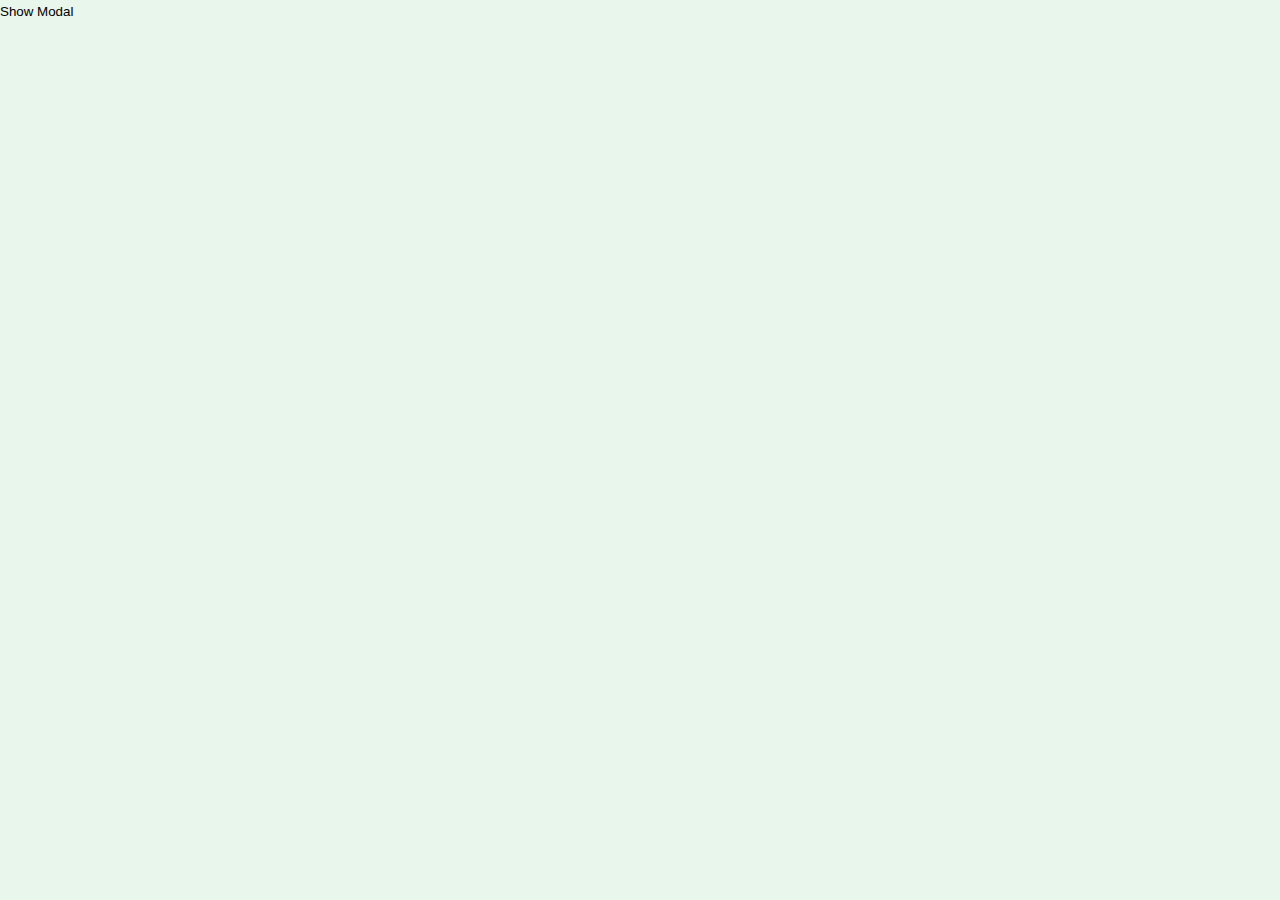
<file: Evara Shop/popup-modal.html>
<!DOCTYPE html>
<html lang="en">
  <head>
    <meta charset="UTF-8" />
    <meta name="viewport" content="width=device-width, initial-scale=1.0" />

    <!--=============== FONT AWESOME ===============-->
    <link rel='stylesheet' href='https://cdnjs.cloudflare.com/ajax/libs/font-awesome/6.4.0/css/all.min.css'>

    <!--=============== SWIPER CSS ===============-->
    <link rel="stylesheet" href="https://cdn.jsdelivr.net/npm/swiper@10/swiper-bundle.min.css" />

    <!--=============== CSS ===============-->
    <link rel="stylesheet" href="assets/css/styles.css" />

    <title>Ecommerce Website</title>
  </head>
  <body>
    <!--=============== MAIN ===============-->
    <main class="main">
        <!--=============== Message ===============-->
        <section class="section__popup">
          <button class="show-modal">Show Modal</button>
          <span class="overlay"></span>
          <div class="modal-box">
              <i class="fa-regular fa-circle-check"></i>
              <!-- <h2>Completed</h2> -->
              <h3>Registration successful,
                  please check your email to complete your registration.</h3>
              <button class="close-btn btn">Ok</button>
          </div>
      </section>
    </main>

    <!--=============== SWIPER JS ===============-->
    <script src="https://cdn.jsdelivr.net/npm/swiper@10/swiper-bundle.min.js"></script>

    <!--=============== MAIN JS ===============-->
    <script src="assets/js/main.js"></script>

    <script>
      const section = document.querySelector(".section__popup"),
              overlay = document.querySelector(".overlay"),
              showBtn = document.querySelector(".show-modal"),
              closeBtn = document.querySelector(".close-btn");
      showBtn.addEventListener("click", () => section.classList.add("active-popup"));
      overlay.addEventListener("click", () =>
              section.classList.remove("active-popup")
      );
      closeBtn.addEventListener("click", () =>
              section.classList.remove("active-popup")
      );
    </script>
  </body>
</html>
</file>
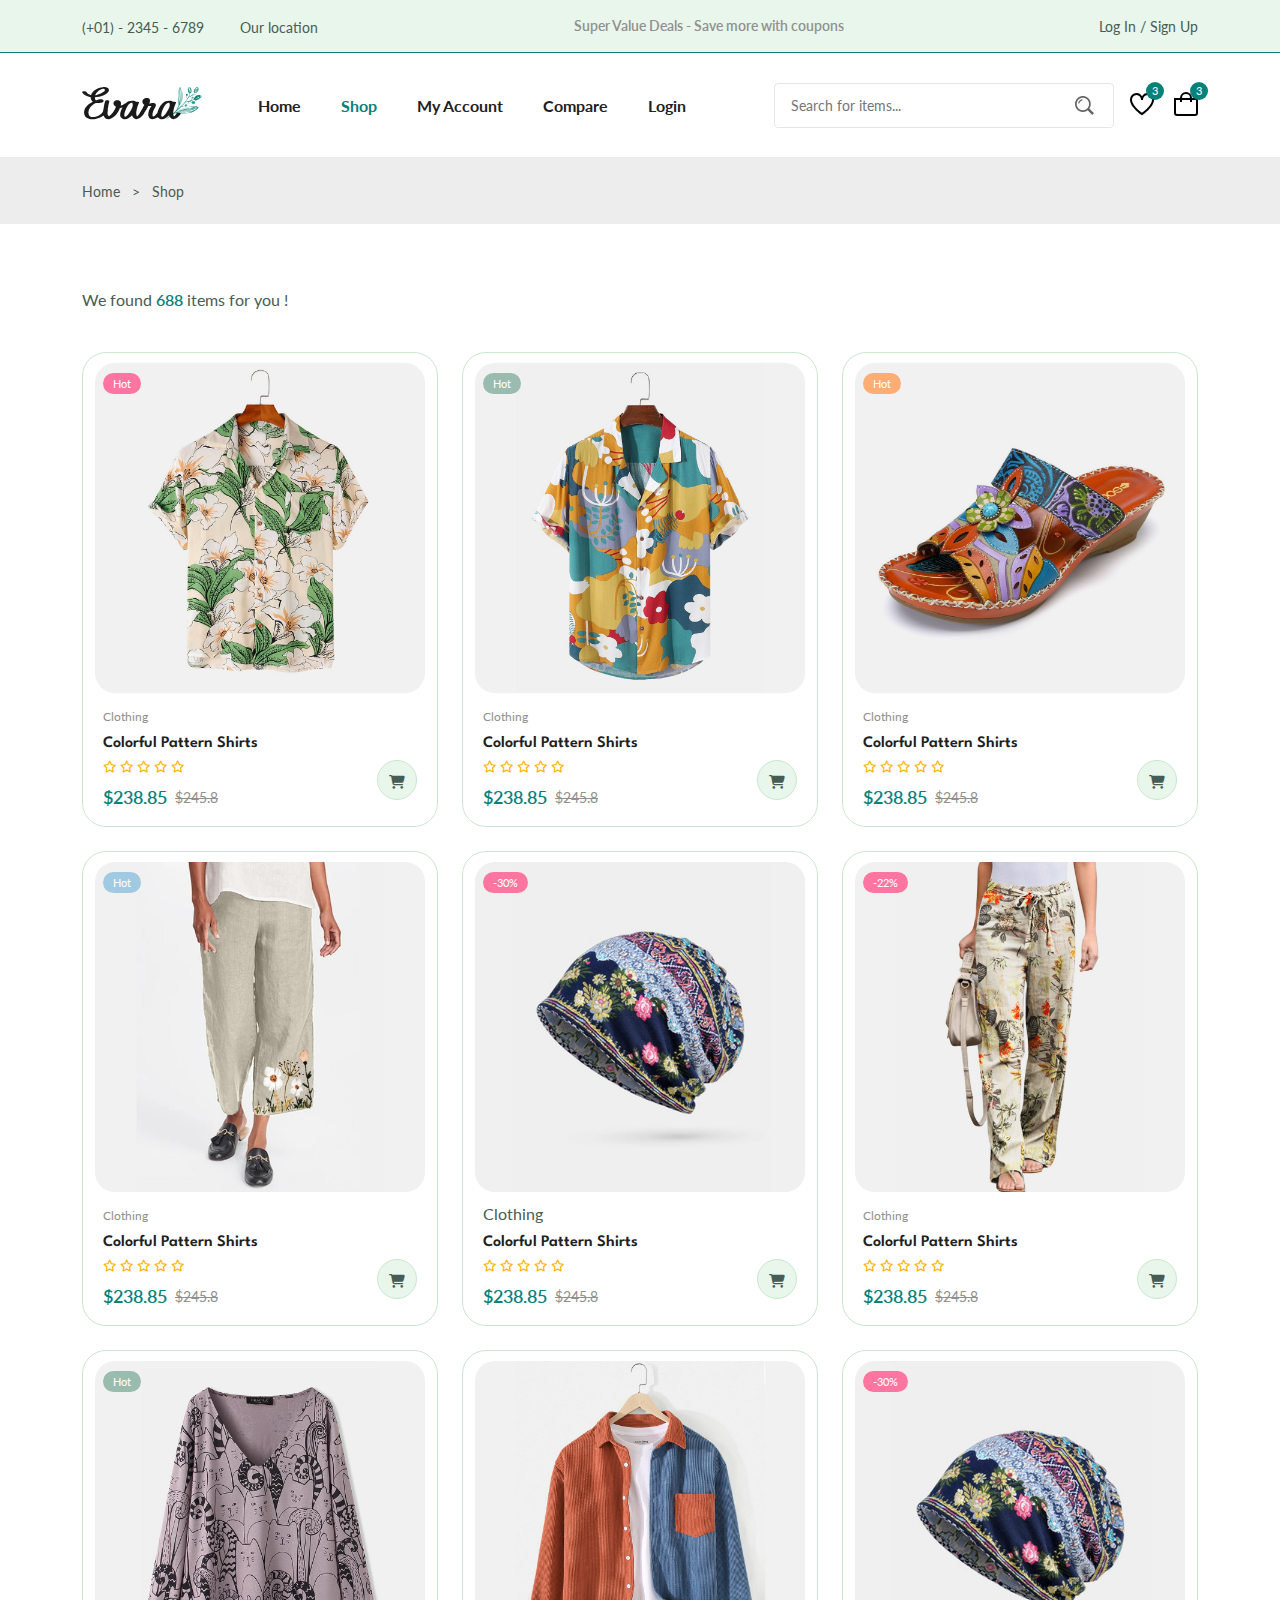
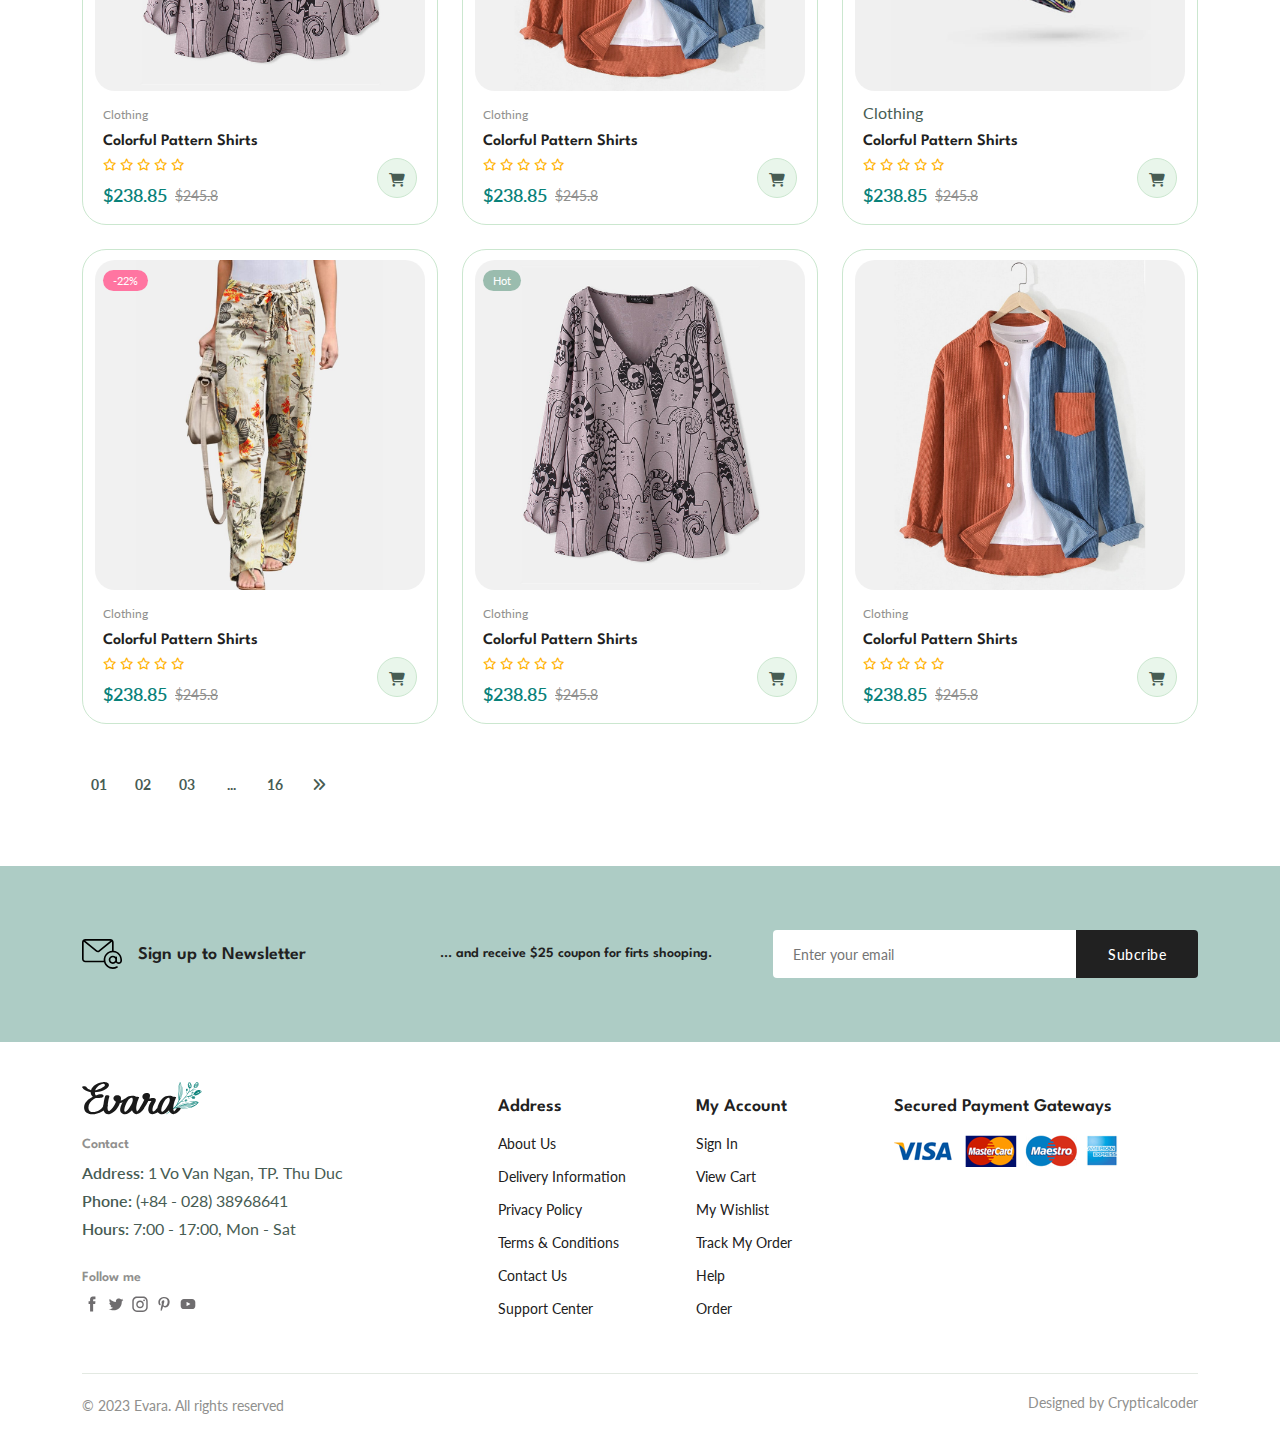
<file: Evara Shop/shop.html>
<!DOCTYPE html>
<html lang="en">

<head>
  <meta charset="UTF-8" />
  <meta name="viewport" content="width=device-width, initial-scale=1.0" />

  <!--=============== FLATICON ===============-->
  <link rel='stylesheet' href='https://cdnjs.cloudflare.com/ajax/libs/font-awesome/6.4.0/css/all.min.css'>

  <!--=============== SWIPER CSS ===============-->
  <link rel="stylesheet" href="https://cdn.jsdelivr.net/npm/swiper@10/swiper-bundle.min.css" />

  <!--=============== CSS ===============-->
  <link rel="stylesheet" href="assets/css/styles.css" />

  <title>Ecommerce Website</title>
</head>

<body>
  <!--=============== HEADER ===============-->
  <header class="header">
    <div class="header__top">
      <div class="header__container container">
        <div class="header__contact">
          <span>(+01) - 2345 - 6789</span>

          <span>Our location</span>
        </div>

        <p class="header__alert-news">
          Super Value Deals - Save more with coupons
        </p>

        <a href="login-register.html" class="header__top-action">
          Log In / Sign Up
        </a>
      </div>
    </div>

    <nav class="nav container">
      <a href="index.html" class="nav__logo">
        <img src="assets/img/logo.svg" alt="" class="nav__logo-img" />
      </a>

      <div class="nav__menu" id="nav-menu">
        <ul class="nav__list">
          <li class="nav__item">
            <a href="index.html" class="nav__link">Home</a>
          </li>

          <li class="nav__item">
            <a href="shop.html" class="nav__link active-link">Shop</a>
          </li>

          <li class="nav__item">
            <a href="accounts.html" class="nav__link">My Account</a>
          </li>

          <li class="nav__item">
            <a href="compare.html" class="nav__link">Compare</a>
          </li>

          <li class="nav__item">
            <a href="login-register.html" class="nav__link">Login</a>
          </li>
        </ul>

        <div class="header__search">
          <input type="text" placeholder="Search for items..." class="form__input" />

          <button class="search__btn">
            <img src="assets/img/search.png" alt="">
          </button>
        </div>
      </div>

      <div class="header__user-actions">
        <a href="wishlist.html" class="header__action-btn">
          <img src="assets/img/icon-heart.svg" alt="" />
          <span class="count">3</span>
        </a>

        <a href="cart.html" class="header__action-btn">
          <img src="assets/img/icon-cart.svg" alt="" />
          <span class="count">3</span>
        </a>
      </div>
    </nav>
  </header>

  <!--=============== MAIN ===============-->
  <main class="main">
    <!--=============== BREADCRUMB ===============-->
    <section class="breadcrumb">
      <ul class="breadcrumb__list flex container">
        <li><a href="index.html" class="breadcrumb__link">Home</a></li>
        <li><span class="breadcrumb__link">></span></li>
        <li><span class="breadcrumb__link">Shop</span></li>
      </ul>
    </section>

    <!--=============== PRODUCTS ===============-->
    <section class="products section--lg container">
      <p class="total__products">We found <span>688</span> items for you !</p>

      <div class="products___container grid">
        <div class="product__item">
          <div class="product__banner">
            <a href="details.html" class="product__images">
              <img src="assets/img/product-9-1.jpg" alt="" class="product__img default">

              <img src="assets/img/product-9-2.jpg" alt="" class="product__img hover">
            </a>

            <div class="product__actions">
              <a href="#" class="action__btn" aria-label="Quick View">
                <i class="fa-regular fa-eye"></i>
              </a>

              <a href="#" class="action__btn" aria-label="Add To Wishlist">
                <i class="fa-regular fa-heart"></i>
              </a>

              <a href="#" class="action__btn" aria-label="Compare">
                <i class="fa-solid fa-shuffle"></i>
              </a>
            </div>

            <div class="product__badge light-pink">Hot</div>
          </div>

          <div class="product__content">
            <span class="product__category">Clothing</span>
            <a href="details.html">
              <h3 class="product__title">Colorful Pattern Shirts</h3>
            </a>
            <div class="product__rating">
              <i class="fa-regular fa-star"></i>
              <i class="fa-regular fa-star"></i>
              <i class="fa-regular fa-star"></i>
              <i class="fa-regular fa-star"></i>
              <i class="fa-regular fa-star"></i>
            </div>
            <div class="product__price flex">
              <span class="new__price">$238.85</span>
              <span class="old__price">$245.8</span>
            </div>

            <a href="#" class="action__btn cart__btn" aria-label="Add To Cart">
              <i class="fa-solid fa-cart-shopping"></i>
            </a>
          </div>
        </div>

        <div class="product__item">
          <div class="product__banner">
            <a href="details.html" class="product__images">
              <img src="assets/img/product-2-1.jpg" alt="" class="product__img default">

              <img src="assets/img/product-2-2.jpg" alt="" class="product__img hover">
            </a>

            <div class="product__actions">
              <a href="#" class="action__btn" aria-label="Quick View">
                <i class="fa-regular fa-eye"></i>
              </a>

              <a href="#" class="action__btn" aria-label="Add To Wishlist">
                <i class="fa-regular fa-heart"></i>
              </a>

              <a href="#" class="action__btn" aria-label="Compare">
                <i class="fa-solid fa-shuffle"></i>
              </a>
            </div>

            <div class="product__badge light-green">Hot</div>
          </div>

          <div class="product__content">
            <span class="product__category">Clothing</span>
            <a href="details.html">
              <h3 class="product__title">Colorful Pattern Shirts</h3>
            </a>
            <div class="product__rating">
              <i class="fa-regular fa-star"></i>
              <i class="fa-regular fa-star"></i>
              <i class="fa-regular fa-star"></i>
              <i class="fa-regular fa-star"></i>
              <i class="fa-regular fa-star"></i>
            </div>
            <div class="product__price flex">
              <span class="new__price">$238.85</span>
              <span class="old__price">$245.8</span>
            </div>

            <a href="#" class="action__btn cart__btn" aria-label="Add To Cart">
              <i class="fa-solid fa-cart-shopping"></i>
            </a>
          </div>
        </div>

        <div class="product__item">
          <div class="product__banner">
            <a href="details.html" class="product__images">
              <img src="assets/img/product-10-1.jpg" alt="" class="product__img default">

              <img src="assets/img/product-10-2.jpg" alt="" class="product__img hover">
            </a>

            <div class="product__actions">
              <a href="#" class="action__btn" aria-label="Quick View">
                <i class="fa-regular fa-eye"></i>
              </a>

              <a href="#" class="action__btn" aria-label="Add To Wishlist">
                <i class="fa-regular fa-heart"></i>
              </a>

              <a href="#" class="action__btn" aria-label="Compare">
                <i class="fa-solid fa-shuffle"></i>
              </a>
            </div>

            <div class="product__badge light-orange">Hot</div>
          </div>

          <div class="product__content">
            <span class="product__category">Clothing</span>
            <a href="details.html">
              <h3 class="product__title">Colorful Pattern Shirts</h3>
            </a>
            <div class="product__rating">
              <i class="fa-regular fa-star"></i>
              <i class="fa-regular fa-star"></i>
              <i class="fa-regular fa-star"></i>
              <i class="fa-regular fa-star"></i>
              <i class="fa-regular fa-star"></i>
            </div>
            <div class="product__price flex">
              <span class="new__price">$238.85</span>
              <span class="old__price">$245.8</span>
            </div>

            <a href="#" class="action__btn cart__btn" aria-label="Add To Cart">
              <i class="fa-solid fa-cart-shopping"></i>
            </a>
          </div>
        </div>

        <div class="product__item">
          <div class="product__banner">
            <a href="details.html" class="product__images">
              <img src="assets/img/product-4-1.jpg" alt="" class="product__img default">

              <img src="assets/img/product-4-2.jpg" alt="" class="product__img hover">
            </a>

            <div class="product__actions">
              <a href="#" class="action__btn" aria-label="Quick View">
                <i class="fa-regular fa-eye"></i>
              </a>

              <a href="#" class="action__btn" aria-label="Add To Wishlist">
                <i class="fa-regular fa-heart"></i>
              </a>

              <a href="#" class="action__btn" aria-label="Compare">
                <i class="fa-solid fa-shuffle"></i>
              </a>
            </div>

            <div class="product__badge light-blue">Hot</div>
          </div>

          <div class="product__content">
            <span class="product__category">Clothing</span>
            <a href="details.html">
              <h3 class="product__title">Colorful Pattern Shirts</h3>
            </a>
            <div class="product__rating">
              <i class="fa-regular fa-star"></i>
              <i class="fa-regular fa-star"></i>
              <i class="fa-regular fa-star"></i>
              <i class="fa-regular fa-star"></i>
              <i class="fa-regular fa-star"></i>
            </div>
            <div class="product__price flex">
              <span class="new__price">$238.85</span>
              <span class="old__price">$245.8</span>
            </div>

            <a href="#" class="action__btn cart__btn" aria-label="Add To Cart">
              <i class="fa-solid fa-cart-shopping"></i>
            </a>
          </div>
        </div>

        <div class="product__item">
          <div class="product__banner">
            <a href="details.html" class="product__images">
              <img src="assets/img/product-5-1.jpg" alt="" class="product__img default">

              <img src="assets/img/product-5-2.jpg" alt="" class="product__img hover">
            </a>

            <div class="product__actions">
              <a href="#" class="action__btn" aria-label="Quick View">
                <i class="fa-regular fa-eye"></i>
              </a>

              <a href="#" class="action__btn" aria-label="Add To Wishlist">
                <i class="fa-regular fa-heart"></i>
              </a>

              <a href="#" class="action__btn" aria-label="Compare">
                <i class="fa-solid fa-shuffle"></i>
              </a>
            </div>

            <div class="product__badge light-pink">-30%</div>
          </div>

          <div class="product__content">
            <span class=product__category">Clothing</span>
            <a href="details.html">
              <h3 class="product__title">Colorful Pattern Shirts</h3>
            </a>
            <div class="product__rating">
              <i class="fa-regular fa-star"></i>
              <i class="fa-regular fa-star"></i>
              <i class="fa-regular fa-star"></i>
              <i class="fa-regular fa-star"></i>
              <i class="fa-regular fa-star"></i>
            </div>
            <div class="product__price flex">
              <span class="new__price">$238.85</span>
              <span class="old__price">$245.8</span>
            </div>

            <a href="#" class="action__btn cart__btn" aria-label="Add To Cart">
              <i class="fa-solid fa-cart-shopping"></i>
            </a>
          </div>
        </div>

        <div class="product__item">
          <div class="product__banner">
            <a href="details.html" class="product__images">
              <img src="assets/img/product-11-1.jpg" alt="" class="product__img default">

              <img src="assets/img/product-11-2.jpg" alt="" class="product__img hover">
            </a>

            <div class="product__actions">
              <a href="#" class="action__btn" aria-label="Quick View">
                <i class="fa-regular fa-eye"></i>
              </a>

              <a href="#" class="action__btn" aria-label="Add To Wishlist">
                <i class="fa-regular fa-heart"></i>
              </a>

              <a href="#" class="action__btn" aria-label="Compare">
                <i class="fa-solid fa-shuffle"></i>
              </a>
            </div>

            <div class="product__badge light-pink">-22%</div>
          </div>

          <div class="product__content">
            <span class="product__category">Clothing</span>
            <a href="details.html">
              <h3 class="product__title">Colorful Pattern Shirts</h3>
            </a>
            <div class="product__rating">
              <i class="fa-regular fa-star"></i>
              <i class="fa-regular fa-star"></i>
              <i class="fa-regular fa-star"></i>
              <i class="fa-regular fa-star"></i>
              <i class="fa-regular fa-star"></i>
            </div>
            <div class="product__price flex">
              <span class="new__price">$238.85</span>
              <span class="old__price">$245.8</span>
            </div>

            <a href="#" class="action__btn cart__btn" aria-label="Add To Cart">
              <i class="fa-solid fa-cart-shopping"></i>
            </a>
          </div>
        </div>

        <div class="product__item">
          <div class="product__banner">
            <a href="details.html" class="product__images">
              <img src="assets/img/product-7-1.jpg" alt="" class="product__img default">

              <img src="assets/img/product-7-2.jpg" alt="" class="product__img hover">
            </a>

            <div class="product__actions">
              <a href="#" class="action__btn" aria-label="Quick View">
                <i class="fa-regular fa-eye"></i>
              </a>

              <a href="#" class="action__btn" aria-label="Add To Wishlist">
                <i class="fa-regular fa-heart"></i>
              </a>

              <a href="#" class="action__btn" aria-label="Compare">
                <i class="fa-solid fa-shuffle"></i>
              </a>
            </div>

            <div class="product__badge light-green">Hot</div>
          </div>

          <div class="product__content">
            <span class="product__category">Clothing</span>
            <a href="details.html">
              <h3 class="product__title">Colorful Pattern Shirts</h3>
            </a>
            <div class="product__rating">
              <i class="fa-regular fa-star"></i>
              <i class="fa-regular fa-star"></i>
              <i class="fa-regular fa-star"></i>
              <i class="fa-regular fa-star"></i>
              <i class="fa-regular fa-star"></i>
            </div>
            <div class="product__price flex">
              <span class="new__price">$238.85</span>
              <span class="old__price">$245.8</span>
            </div>

            <a href="#" class="action__btn cart__btn" aria-label="Add To Cart">
              <i class="fa-solid fa-cart-shopping"></i>
            </a>
          </div>
        </div>

        <div class="product__item">
          <div class="product__banner">
            <a href="details.html" class="product__images">
              <img src="assets/img/product-8-1.jpg" alt="" class="product__img default">

              <img src="assets/img/product-8-2.jpg" alt="" class="product__img hover">
            </a>

            <div class="product__actions">
              <a href="#" class="action__btn" aria-label="Quick View">
                <i class="fa-regular fa-eye"></i>
              </a>

              <a href="#" class="action__btn" aria-label="Add To Wishlist">
                <i class="fa-regular fa-heart"></i>
              </a>

              <a href="#" class="action__btn" aria-label="Compare">
                <i class="fa-solid fa-shuffle"></i>
              </a>
            </div>

          </div>

          <div class="product__content">
            <span class="product__category">Clothing</span>
            <a href="details.html">
              <h3 class="product__title">Colorful Pattern Shirts</h3>
            </a>
            <div class="product__rating">
              <i class="fa-regular fa-star"></i>
              <i class="fa-regular fa-star"></i>
              <i class="fa-regular fa-star"></i>
              <i class="fa-regular fa-star"></i>
              <i class="fa-regular fa-star"></i>
            </div>
            <div class="product__price flex">
              <span class="new__price">$238.85</span>
              <span class="old__price">$245.8</span>
            </div>

            <a href="#" class="action__btn cart__btn" aria-label="Add To Cart">
              <i class="fa-solid fa-cart-shopping"></i>
            </a>
          </div>
        </div>

        <div class="product__item">
          <div class="product__banner">
            <a href="details.html" class="product__images">
              <img src="assets/img/product-5-1.jpg" alt="" class="product__img default">

              <img src="assets/img/product-5-2.jpg" alt="" class="product__img hover">
            </a>

            <div class="product__actions">
              <a href="#" class="action__btn" aria-label="Quick View">
                <i class="fa-regular fa-eye"></i>
              </a>

              <a href="#" class="action__btn" aria-label="Add To Wishlist">
                <i class="fa-regular fa-heart"></i>
              </a>

              <a href="#" class="action__btn" aria-label="Compare">
                <i class="fa-solid fa-shuffle"></i>
              </a>
            </div>

            <div class="product__badge light-pink">-30%</div>
          </div>

          <div class="product__content">
            <span class=product__category">Clothing</span>
            <a href="details.html">
              <h3 class="product__title">Colorful Pattern Shirts</h3>
            </a>
            <div class="product__rating">
              <i class="fa-regular fa-star"></i>
              <i class="fa-regular fa-star"></i>
              <i class="fa-regular fa-star"></i>
              <i class="fa-regular fa-star"></i>
              <i class="fa-regular fa-star"></i>
            </div>
            <div class="product__price flex">
              <span class="new__price">$238.85</span>
              <span class="old__price">$245.8</span>
            </div>

            <a href="#" class="action__btn cart__btn" aria-label="Add To Cart">
              <i class="fa-solid fa-cart-shopping"></i>
            </a>
          </div>
        </div>

        <div class="product__item">
          <div class="product__banner">
            <a href="details.html" class="product__images">
              <img src="assets/img/product-11-1.jpg" alt="" class="product__img default">

              <img src="assets/img/product-11-2.jpg" alt="" class="product__img hover">
            </a>

            <div class="product__actions">
              <a href="#" class="action__btn" aria-label="Quick View">
                <i class="fa-regular fa-eye"></i>
              </a>

              <a href="#" class="action__btn" aria-label="Add To Wishlist">
                <i class="fa-regular fa-heart"></i>
              </a>

              <a href="#" class="action__btn" aria-label="Compare">
                <i class="fa-solid fa-shuffle"></i>
              </a>
            </div>

            <div class="product__badge light-pink">-22%</div>
          </div>

          <div class="product__content">
            <span class="product__category">Clothing</span>
            <a href="details.html">
              <h3 class="product__title">Colorful Pattern Shirts</h3>
            </a>
            <div class="product__rating">
              <i class="fa-regular fa-star"></i>
              <i class="fa-regular fa-star"></i>
              <i class="fa-regular fa-star"></i>
              <i class="fa-regular fa-star"></i>
              <i class="fa-regular fa-star"></i>
            </div>
            <div class="product__price flex">
              <span class="new__price">$238.85</span>
              <span class="old__price">$245.8</span>
            </div>

            <a href="#" class="action__btn cart__btn" aria-label="Add To Cart">
              <i class="fa-solid fa-cart-shopping"></i>
            </a>
          </div>
        </div>

        <div class="product__item">
          <div class="product__banner">
            <a href="details.html" class="product__images">
              <img src="assets/img/product-7-1.jpg" alt="" class="product__img default">

              <img src="assets/img/product-7-2.jpg" alt="" class="product__img hover">
            </a>

            <div class="product__actions">
              <a href="#" class="action__btn" aria-label="Quick View">
                <i class="fa-regular fa-eye"></i>
              </a>

              <a href="#" class="action__btn" aria-label="Add To Wishlist">
                <i class="fa-regular fa-heart"></i>
              </a>

              <a href="#" class="action__btn" aria-label="Compare">
                <i class="fa-solid fa-shuffle"></i>
              </a>
            </div>

            <div class="product__badge light-green">Hot</div>
          </div>

          <div class="product__content">
            <span class="product__category">Clothing</span>
            <a href="details.html">
              <h3 class="product__title">Colorful Pattern Shirts</h3>
            </a>
            <div class="product__rating">
              <i class="fa-regular fa-star"></i>
              <i class="fa-regular fa-star"></i>
              <i class="fa-regular fa-star"></i>
              <i class="fa-regular fa-star"></i>
              <i class="fa-regular fa-star"></i>
            </div>
            <div class="product__price flex">
              <span class="new__price">$238.85</span>
              <span class="old__price">$245.8</span>
            </div>

            <a href="#" class="action__btn cart__btn" aria-label="Add To Cart">
              <i class="fa-solid fa-cart-shopping"></i>
            </a>
          </div>
        </div>

        <div class="product__item">
          <div class="product__banner">
            <a href="details.html" class="product__images">
              <img src="assets/img/product-8-1.jpg" alt="" class="product__img default">

              <img src="assets/img/product-8-2.jpg" alt="" class="product__img hover">
            </a>

            <div class="product__actions">
              <a href="#" class="action__btn" aria-label="Quick View">
                <i class="fa-regular fa-eye"></i>
              </a>

              <a href="#" class="action__btn" aria-label="Add To Wishlist">
                <i class="fa-regular fa-heart"></i>
              </a>

              <a href="#" class="action__btn" aria-label="Compare">
                <i class="fa-solid fa-shuffle"></i>
              </a>
            </div>

          </div>

          <div class="product__content">
            <span class="product__category">Clothing</span>
            <a href="details.html">
              <h3 class="product__title">Colorful Pattern Shirts</h3>
            </a>
            <div class="product__rating">
              <i class="fa-regular fa-star"></i>
              <i class="fa-regular fa-star"></i>
              <i class="fa-regular fa-star"></i>
              <i class="fa-regular fa-star"></i>
              <i class="fa-regular fa-star"></i>
            </div>
            <div class="product__price flex">
              <span class="new__price">$238.85</span>
              <span class="old__price">$245.8</span>
            </div>

            <a href="#" class="action__btn cart__btn" aria-label="Add To Cart">
              <i class="fa-solid fa-cart-shopping"></i>
            </a>
          </div>
        </div>
      </div>

      <ul class="pagination">
        <li><a href="#" class="pagination__link">01</a></li>
        <li><a href="#" class="pagination__link">02</a></li>
        <li><a href="#" class="pagination__link">03</a></li>
        <li><a href="#" class="pagination__link">...</a></li>
        <li><a href="#" class="pagination__link">16</a></li>
        <li><a href="#" class="pagination__link icon">
            <i class="fa-solid fa-angles-right"></i>
          </a></li>
      </ul>
    </section>

    <!--=============== NEWSLETTER ===============-->
    <section class="newsletter section">
      <div class="newsletter__container container grid">
        <h3 class="newsletter__title flex">
          <img src="assets/img/icon-email.svg" alt="" class="newsletter__icon">
          Sign up to Newsletter
        </h3>

        <p class="newsletter__description">
          ... and receive $25 coupon for firts shooping.
        </p>

        <form action="" class="newsletter__form">
          <input type="text" placeholder="Enter your email" class="newsletter__input">
          <button type="submit" class="newsletter__btn">Subcribe</button>
        </form>
      </div>
    </section>
  </main>

  <!--=============== FOOTER ===============-->
  <footer class="footer container">
    <div class="footer__container grid">
      <div class="footer__content">
        <a href="index.html" class="footer__logo">
          <img src="assets/img/logo.svg" alt="" class="footer__logo-img">
        </a>

        <h4 class="footer__subtitle">Contact</h4>

        <p class="footer__description">
          <span>Address:</span> 1 Vo Van Ngan, TP. Thu Duc
        </p>

        <p class="footer__description">
          <span>Phone:</span> (+84 - 028) 38968641
        </p>

        <p class="footer__description">
          <span>Hours:</span> 7:00 - 17:00, Mon - Sat
        </p>

        <div class="footer__social">
          <h4 class="footer__subtitle">Follow me</h4>

          <div class="footer__social-links flex">
            <a href="">
              <img src="assets/img/icon-facebook.svg" alt="" class="footer__social-icon">
            </a>

            <a href="">
              <img src="assets/img/icon-twitter.svg" alt="" class="footer__social-icon">
            </a>

            <a href="">
              <img src="assets/img/icon-instagram.svg" alt="" class="footer__social-icon">
            </a>

            <a href="">
              <img src="assets/img/icon-pinterest.svg" alt="" class="footer__social-icon">
            </a>

            <a href="">
              <img src="assets/img/icon-youtube.svg" alt="" class="footer__social-icon">
            </a>
          </div>
        </div>
      </div>

      <div class="footer__content">
        <h3 class="footer__title">Address</h3>

        <ul class="footer__links">
          <li><a href="" class="footer__link">About Us</a></li>
          <li><a href="" class="footer__link">Delivery Information</a></li>
          <li><a href="" class="footer__link">Privacy Policy</a></li>
          <li><a href="" class="footer__link">Terms & Conditions</a></li>
          <li><a href="" class="footer__link">Contact Us</a></li>
          <li><a href="" class="footer__link">Support Center</a></li>
        </ul>
      </div>

      <div class="footer__content">
        <h3 class="footer__title">My Account</h3>

        <ul class="footer__links">
          <li><a href="" class="footer__link">Sign In</a></li>
          <li><a href="" class="footer__link">View Cart</a></li>
          <li><a href="" class="footer__link">My Wishlist</a></li>
          <li><a href="" class="footer__link">Track My Order</a></li>
          <li><a href="" class="footer__link">Help</a></li>
          <li><a href="" class="footer__link">Order</a></li>
        </ul>
      </div>

      <div class="footer__content">
        <h3 class="footer__title">Secured Payment Gateways</h3>

        <img src="assets/img/payment-method.png" alt="" class="payment__img">
      </div>
    </div>

    <div class="footer__bottom">
      <p class="copyright">&copy; 2023 Evara. All rights reserved</p>
      <span class="designer">Designed by Crypticalcoder</span>
    </div>
  </footer>

  <!--=============== SWIPER JS ===============-->
  <script src="https://cdn.jsdelivr.net/npm/swiper@10/swiper-bundle.min.js"></script>

  <!--=============== MAIN JS ===============-->
  <script src="assets/js/main.js"></script>
</body>

</html>
</file>
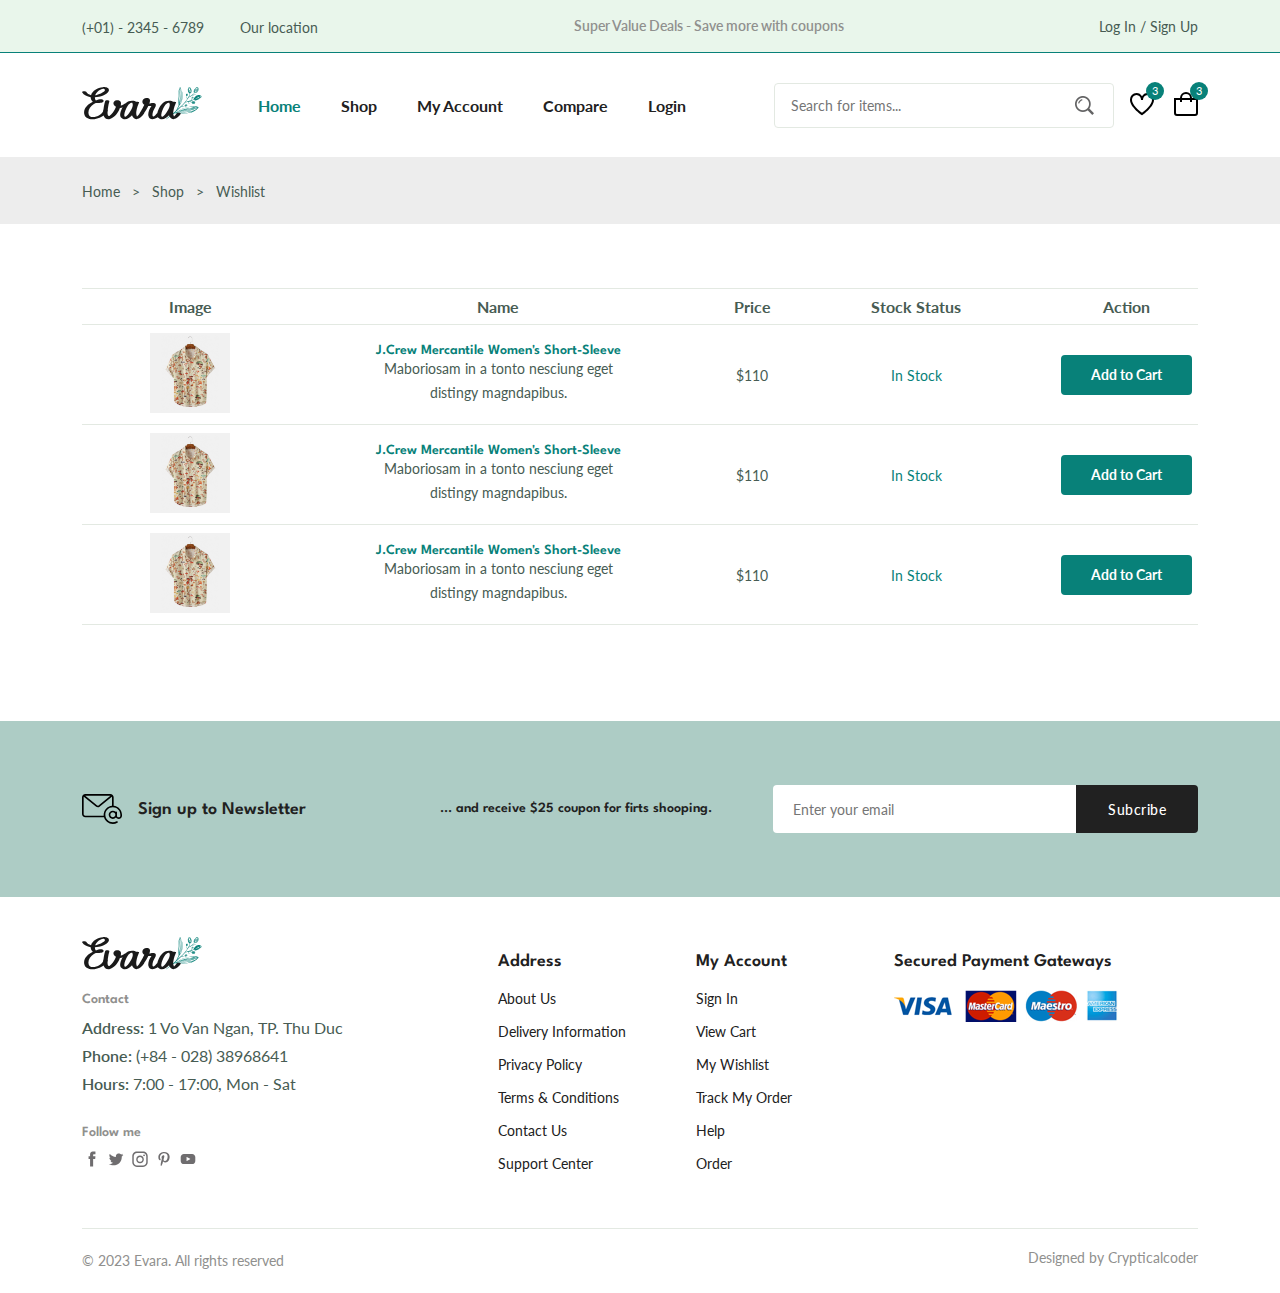
<file: Evara Shop/wishlist.html>
<!DOCTYPE html>
<html lang="en">
  <head>
    <meta charset="UTF-8" />
    <meta name="viewport" content="width=device-width, initial-scale=1.0" />

    <!--=============== FONT AWESOME ===============-->
    <link rel='stylesheet' href='https://cdnjs.cloudflare.com/ajax/libs/font-awesome/6.4.0/css/all.min.css'>

    <!--=============== SWIPER CSS ===============-->
    <link rel="stylesheet" href="https://cdn.jsdelivr.net/npm/swiper@10/swiper-bundle.min.css" />

    <!--=============== CSS ===============-->
    <link rel="stylesheet" href="assets/css/styles.css" />

    <title>Ecommerce Website</title>
  </head>
  <body>
    <!--=============== HEADER ===============-->
    <header class="header">
      <div class="header__top">
        <div class="header__container container">
          <div class="header__contact">
            <span>(+01) - 2345 - 6789</span>
            <span>Our location</span>

          </div>
          <p class="header__alert-news">Super Value Deals - Save more with coupons</p>
          <a href="login-register.html" class="header__top-action">Log In / Sign Up</a>
        </div>
      </div>
  
      <nav class="nav container">
        <a href="index.html" class="nav__logo">
          <img src="assets/img/logo.svg" alt="" class="nav__logo-img" />
        </a>
  
        <div class="nav__menu" id="nav-menu">
          <ul class="nav__list">
            <li class="nav__item">
              <a href="index.html" class="nav__link active-link">Home</a>
            </li>
            <li class="nav__item">
              <a href="shop.html" class="nav__link">Shop</a>
            </li>
            <li class="nav__item">
              <a href="accounts.html" class="nav__link">My Account</a>
            </li>
            <li class="nav__item">
              <a href="compare.html" class="nav__link">Compare</a>
            </li>
            <li class="nav__item">
              <a href="login-register.html" class="nav__link">Login</a>
            </li>
          </ul>
  
          <div class="header__search">
            <input type="text" placeholder="Search for items..." class="form__input" />
  
            <button class="search__btn">
              <img src="assets/img/search.png" alt="">
            </button>
          </div>
        </div>
  
        <div class="header__user-actions">
          <a href="wishlist.html" class="header__action-btn">
            <img src="assets/img/icon-heart.svg" alt="" />
            <span class="count">3</span>
          </a>
          <a href="cart.html" class="header__action-btn">
            <img src="assets/img/icon-cart.svg" alt="" />
            <span class="count">3</span>
          </a>
        </div>
      </nav>
    </header>

    <!--=============== MAIN ===============-->
    <main class="main">
      <!--=============== BREADCRUMB ===============-->
      <section class="breadcrumb">
        <ul class="breadcrumb__list flex container">
          <li><a href="index.html" class="breadcrumb__link">Home</a></li>
          <li><span class="breadcrumb__link">></span></li>
          <li><span class="breadcrumb__link">Shop</span></li>
          <li><span class="breadcrumb__link">></span></li>
          <li><span class="breadcrumb__link">Wishlist</span></li>
        </ul>
      </section>

      <!--=============== WISHLIST ===============-->
      <section class="wishlist section--lg container">
        <div class="table__container">
          <table class="table">
            <tr>
              <th>Image</th>
              <th>Name</th>
              <th>Price</th>
              <th>Stock Status</th>
              <th>Action</th>
              <th>Remove</th>
            </tr>

            <tr>
              <td><img src="assets/img/product-1-1.jpg" alt="" class="table__img"></td>
              <td>
                <h3 class="table__title">J.Crew Mercantile Women's Short-Sleeve</h3>
                <p class="table__description">Maboriosam in a tonto nesciung eget distingy magndapibus.</p>
              </td>
              <td><span class="table__price">$110</span></td>
              <td><span class="table__stock">In Stock</span></td>
              <td><a href="" class="btn btn--sm">Add to Cart</a></td>
              <td><i class="fa-solid fa-trash" class="table__trash"></i></td>
            </tr>

            <tr>
              <td><img src="assets/img/product-1-1.jpg" alt="" class="table__img"></td>
              <td>
                <h3 class="table__title">J.Crew Mercantile Women's Short-Sleeve</h3>
                <p class="table__description">Maboriosam in a tonto nesciung eget distingy magndapibus.</p>
              </td>
              <td><span class="table__price">$110</span></td>
              <td><span class="table__stock">In Stock</span></td>
              <td><a href="" class="btn btn--sm">Add to Cart</a></td>
              <td><i class="fa-solid fa-trash"></i></td>
            </tr>

            <tr>
              <td><img src="assets/img/product-1-1.jpg" alt="" class="table__img"></td>
              <td>
                <h3 class="table__title">J.Crew Mercantile Women's Short-Sleeve</h3>
                <p class="table__description">Maboriosam in a tonto nesciung eget distingy magndapibus.</p>
              </td>
              <td><span class="table__price">$110</span></td>
              <td><span class="table__stock">In Stock</span></td>
              <td><a href="" class="btn btn--sm">Add to Cart</a></td>
              <td><i class="fa-solid fa-trash"></i></td>
            </tr>
          </table>
        </div>
      </section>

      <!--=============== NEWSLETTER ===============-->
      <section class="newsletter section">
        <div class="newsletter__container container grid">
          <h3 class="newsletter__title flex">
            <img src="assets/img/icon-email.svg" alt="" class="newsletter__icon">
            Sign up to Newsletter
          </h3>
  
          <p class="newsletter__description">... and receive $25 coupon for firts shooping.</p>
  
          <form action="" class="newsletter__form">
            <input type="text" placeholder="Enter your email" class="newsletter__input">
            <button type="submit" class="newsletter__btn">Subcribe</button>
          </form>
        </div>
      </section>
    </main>

    <!--=============== FOOTER ===============-->
    <footer class="footer container">
      <div class="footer__container grid">
        <div class="footer__content">
          <a href="index.html" class="footer__logo">
            <img src="assets/img/logo.svg" alt="" class="footer__logo-img">
          </a>
  
          <h4 class="footer__subtitle">Contact</h4>
  
          <p class="footer__description">
            <span>Address:</span> 1 Vo Van Ngan, TP. Thu Duc
          </p>
  
          <p class="footer__description">
            <span>Phone:</span> (+84 - 028) 38968641
          </p>
  
          <p class="footer__description">
            <span>Hours:</span> 7:00 - 17:00, Mon - Sat
          </p>
  
          <div class="footer__social">
            <h4 class="footer__subtitle">Follow me</h4>
  
            <div class="footer__social-links flex">
              <a href="">
                <img src="assets/img/icon-facebook.svg" alt="" class="footer__social-icon">
              </a>
              <a href="">
                <img src="assets/img/icon-twitter.svg" alt="" class="footer__social-icon">
              </a>
              <a href="">
                <img src="assets/img/icon-instagram.svg" alt="" class="footer__social-icon">
              </a>
              <a href="">
                <img src="assets/img/icon-pinterest.svg" alt="" class="footer__social-icon">
              </a>
              <a href="">
                <img src="assets/img/icon-youtube.svg" alt="" class="footer__social-icon">
              </a>
            </div>
          </div>
        </div>
  
        <div class="footer__content">
          <h3 class="footer__title">Address</h3>
  
          <ul class="footer__links">
            <li><a href="" class="footer__link">About Us</a></li>
            <li><a href="" class="footer__link">Delivery Information</a></li>
            <li><a href="" class="footer__link">Privacy Policy</a></li>
            <li><a href="" class="footer__link">Terms & Conditions</a></li>
            <li><a href="" class="footer__link">Contact Us</a></li>
            <li><a href="" class="footer__link">Support Center</a></li>
          </ul>
        </div>
  
        <div class="footer__content">
          <h3 class="footer__title">My Account</h3>
  
          <ul class="footer__links">
            <li><a href="" class="footer__link">Sign In</a></li>
            <li><a href="" class="footer__link">View Cart</a></li>
            <li><a href="" class="footer__link">My Wishlist</a></li>
            <li><a href="" class="footer__link">Track My Order</a></li>
            <li><a href="" class="footer__link">Help</a></li>
            <li><a href="" class="footer__link">Order</a></li>
          </ul>
        </div>
  
        <div class="footer__content">
          <h3 class="footer__title">Secured Payment Gateways</h3>
  
          <img src="assets/img/payment-method.png" alt="" class="payment__img">
        </div>
      </div>
  
      <div class="footer__bottom">
        <p class="copyright">&copy; 2023 Evara. All rights reserved</p>
        <span class="designer">Designed by Crypticalcoder</span>
      </div>
    </footer>

    <!--=============== SWIPER JS ===============-->
    <script src="https://cdn.jsdelivr.net/npm/swiper@10/swiper-bundle.min.js"></script>

    <!--=============== MAIN JS ===============-->
    <script src="assets/js/main.js"></script>
  </body>
</html>
</file>
<file: Evara Shop/assets/css/styles.css>
/*=============== GOOGLE FONTS ===============*/
@import url('https://fonts.googleapis.com/css2?family=Lato:wght@400;700&family=Spartan:wght@400;500;600;700&display=swap');

/*=============== VARIABLES CSS ===============*/
:root {
  --header-height: 4rem;

  /*========== Colors ==========*/
  /* Color mode HSL(hue, saturation, lightness) */
  --first-color: hsl(176, 88%, 27%);
  --first-color-alt: hsl(129, 44%, 94%);
  --second-color: hsl(34, 94%, 87%);
  --title-color: hsl(0, 0%, 13%);
  --text-color: hsl(154, 13%, 32%);
  --text-color-light: hsl(60, 1%, 56%);
  --body-color: hsl(0, 0%, 100%);
  --container-color: hsl(0, 0%, 93%);
  --border-color: hsl(129, 36%, 85%);
  --border-color-alt: hsl(113, 15%, 90%);

  /*========== Font and typography ==========*/
  /* .5rem = 8px | 1rem = 16px ... */
  --body-font: 'Lato', sans-serif;
  --second-font: 'Spartan', sans-serif;
  --big-font-size: 3.5rem; 
  --h1-font-size: 2.75rem;
  --h2-font-size: 2rem; 
  --h3-font-size: 1.75rem;
  --h4-font-size: 1.375rem;
  --large-font-size: 1.125rem;
  --normal-font-size: 1rem;
  --small-font-size: 0.875rem;
  --smaller-font-size: 0.75rem; 
  --tiny-font-size: 0.6875rem;

  /*========== Font weight ==========*/
  --weight-400: 400;
  --weight-500: 500;
  --weight-600: 600;
  --weight-700: 700;

  /*========== Transition ==========*/
  --transition: cubic-bezier(0, 0, 0.05, 1);
}

/* Responsive typography */
@media screen and (max-width: 1200px) {
  :root {
    --big-font-size: 2.25rem;
    --h1-font-size: 2rem;
    --h2-font-size: 1.375rem;
    --h3-font-size: 1.25rem;
    --h4-font-size: 1.125rem;
    --large-font-size: 1rem
    --normal-font-size: 0.9375rem;
    --small-font-size: 0.8125rem;
    --smaller-font-size: 0.6875rem;
    --tiny-font-size: 0.625rem;
  }
}

/*=============== BASE ===============*/
* {
	margin: 0;
	padding: 0;
	box-sizing: border-box;
}

input,
textarea,
body {
	color: var(--text-color);
	font-family: var(--body-font);
	font-size: var(--normal-font-size);
	font-weight: var(--weight-400);
}

body {
	background-color: var(--body-color);
}

h1, 
h2, 
h3, 
h4 {
	font-family: var(--second-font);
	color: var(--title-color);
	font-weight: var(--weight-600);
}

ul {
	list-style: none;
}

a {
	text-decoration: none;
}

p {
	line-height: 1.5rem;
}

img {
	max-width: 100%;
}

button,
textarea,
input {
	background-color: transparent;
	border: none;
	outline: none;
}

table {
  width: 100%;
  border-collapse: collapse;
}

/*=============== REUSABLE CSS CLASSES ===============*/
.container {
  max-width: 1320px;
  margin-inline: auto;
  padding-inline: 0.75rem;
}

.grid {
  display: grid;
  gap: 1.5rem;
}

.section {
  padding-block: 4rem;
}

.section--lg {
  padding-block: 4rem;
}

.section__title {
  font-size: var(--h4-font-size);
  margin-bottom: 1.5rem;
}

.section__title span {
  color: var(--first-color);
}

.form__input {
  border: 1px solid var(--border-color-alt);
  padding-inline: 1rem;
  height: 45px;
  border-radius: 0.25rem;
  font-size: var(--small-font-size);
}

.new__price {
  color: var(--first-color);
  font-weight: var(--weight-600);
}

.old__price {
  color: var(--text-color-light);
  font-size: var(--small-font-size);
  text-decoration: line-through;
}

.form {
  row-gap: 1rem;
}

.form__group {
  grid-template-columns: repeat(2, 1fr);
  gap: 1rem;
}

.textarea {
  height: 200px;
  padding-block: 1rem;
  resize: none;
}

/*=============== HEADER & NAV ===============*/
.header__top {
  background-color: var(--first-color-alt);
  border-bottom: 1px solid var(--first-color);
  padding-block: 0.875rem;
}

.header__container {
  display: flex;
  align-items: center;
  justify-content: space-between;
}

.header__contact span:first-child {
  margin-right: 2rem;
}

.header__contact span,
.header__alert-news,
.header__top-action {
  font-size: var(--small-font-size);
}

.header__alert-news {
  color: var(--text-color-light);
  font-weight: var(--weight-600);
}

.header__top-action {
  color: var(--text-color);
}

.nav,
.nav__menu,
.nav__list,
.header__user-actions {
  display: flex;
  align-items: center;
}

.nav {
  height: calc(var(--header-height) + 2.5rem);
  justify-content: space-between;
  column-gap: 1rem;
}

.nav__logo-img {
  width: 120px;
}

.nav__menu {
  flex-grow: 1;
  margin-left: 2.5rem;
}

.nav__list {
  column-gap: 2.5rem;
  margin-right: auto;
}

.nav__link {
  color: var(--title-color);
  font-weight: var(--weight-700);
  transition: all 0.2s var(--transition);
}

.header__search {
  width: 340px;
  position: relative;
}

.header__search .form__input {
  width: 100%;
}

.search__btn {
  position: absolute;
  top: 24%;
  right: 1.25rem;
  cursor: pointer;
}

.header__user-actions {
  column-gap: 1.25rem;
}

.header__action-btn {
  position: relative;
}

.header__action-btn img {
  width: 24px;
}

.header__action-btn .count {
  position: absolute;
  top: -0.625rem;
  right: -0.625rem;
  background-color: var(--first-color);
  color: var(--body-color);
  height: 18px;
  width: 18px;
  line-height: 18px;
  border-radius: 50%;
  text-align: center;
  font-size: var(--tiny-font-size);
}

.nav__menu-top,
.nav__toggle {
  display: none;
}

/* Active link */
.active-link,
.nav__link:hover {
  color: var(--first-color);
}

/*=============== HOME ===============*/
.home__container {
  grid-template-columns: 5fr 7fr;
  align-items: center;
}

.home__subtitle,
.home__description {
  font-size: var(--large-font-size);
}

.home__subtitle {
  font-family: var(--second-font);
  font-weight: var(--weight-600);
  margin-bottom: 1rem;
  display: block;
}

.home__title {
  font-size: var(--h1-font-size);
  font-weight: var(--weight-700);
  line-height: 1.4;
}

.home__title span {
  color: var(--first-color);
  font-size: var(--big-font-size);
}

.home__description {
  margin-block: .5rem 2rem;
}

.home__img {
  justify-self: flex-end;
}

/*=============== BUTTONS ===============*/
.btn {
  display: inline-block;
  background-color: var(--first-color);
  border: 2px solid var(--first-color);
  color: var(--body-color);
  padding-inline: 1.75rem;
  height: 49px;
  line-height: 49px;
  border-radius: .25rem;
  font-family: var(--second-font);
  font-size: var(--small-font-size);
  font-weight: var(--weight-700);
  transition: all 0.4s var(--transition);
}

.btn:hover {
  background-color: transparent;
  color: var(--first-color);
}

.btn--md, 
.btn--sm {
  font-family: var(--body-font);
}

.btn--md {
  height: 45px;
  line-height: 42px;
}

.btn--sm {
  height: 40px;
  line-height: 36px;
}

.flex {
  display: flex;
  align-items: center;
  column-gap: 0.5rem;
}

/*=============== CATEGORIES ===============*/
.categories {
  overflow: hidden;
}

.category__item {
  text-align: center;
  border: 1px solid var(--border-color);
  padding: 0.625rem 0.625rem 1.25rem;
  border-radius: 1.25rem;
}

.category__img {
  border-radius: 0.75rem;
  margin-bottom: 1.25rem;
}

.category__title {
  color: var(--text-color);
  font-size: var(--small-font-size);
}

/* Swiper class */
.swiper {
  overflow: initial;
}

.swiper-button-prev::after,
.swiper-button-next::after {
  content: ' ';
}

.swiper-button-prev,
.swiper-button-next {
  top: -1.875rem;
  background-color: var(--first-color-alt);
  border: 1px solid var(--border-color);
  width: 30px;
  height: 30px;
  border-radius: 50%;
  color: var(--first-color);
  font-size: var(--tiny-font-size);
}

.swiper-button-prev {
  left: initial;
  right: 2.5rem;
}

.swiper-button-next {
  right: 0;
}

/*=============== PRODUCTS ===============*/
.tab__btns {
  display: flex;
  flex-wrap: wrap;
  gap: 0.75rem;
  margin-bottom: 2rem;
}

.tab__btn {
  background-color: var(--container-color);
  color: var(--title-color);
  padding: 1rem 1.25rem 0.875rem;
  border-radius: 0.25rem;
  font-family: var(--second-font);
  font-size: var(--small-font-size);
  font-weight: var(--weight-600);
  cursor: pointer;
}

.products___container {
  grid-template-columns: repeat(4, 1fr);
}

.product__item {
  border: 1px solid var(--border-color);
  border-radius: 1.5rem;
  transition: all 0.2s var(--transition);
}

.product__banner {
  padding: 0.625rem 0.75rem 0.75rem;
}

.product__banner,
.product__images {
  position: relative;
}

.product__images {
  display: block;
  overflow: hidden;
  border-radius: 1.25rem;
}

.product__img {
  vertical-align: middle;
  transition: all 1.5s var(--transition);
}

.product__item:hover .product__img {
  transform: scale(1.1);
}

.product__img.hover {
  position: absolute;
  top: 0;
  left: 0;
}

.product__actions {
  position: absolute;
  top: 50%;
  left: 50%;
  transform: translate(-50%, -50%);
  display: flex;
  column-gap: 0.5rem;
  transition: all .2s var(--transition);
}

.action__btn {
  width: 40px;
  height: 40px;
  line-height: 42px;
  text-align: center;
  border-radius: 50%;
  background-color: var(--first-color-alt);
  border: 1px solid var(--border-color);
  color: var(--text-color);
  font-size: var(--small-font-size);
  position: relative;
}

.action__btn::before,
.action__btn::after {
  position: absolute;
  left: 50%;
  transform: translateX(-50%);
  transition: all 0.3s cubic-bezier(0.71, 1.7, 0.77, 1.24);
}

.action__btn::before {
  content: ' ';
  top: -2px;
  border: 0.5rem solid transparent;
  border-top-color: var(--first-color);
}

.action__btn::after {
  content: attr(aria-label);
  bottom: 100%;
  background-color: var(--first-color);
  color: var(--body-color);
  font-size: var(--tiny-font-size);
  white-space: nowrap;
  padding-inline: 0.625rem;
  border-radius: 0.25rem;
  line-height: 2.58;
}

.product__badge {
  position: absolute;
  left: 1.25rem;
  top: 1.25rem;
  background-color: var(--first-color);
  color: var(--body-color);
  padding: 0.25rem 0.625rem;
  border-radius: 2.5rem;
  font-size: var(--tiny-font-size);
}

.product__badge.light-pink {
  background-color: hsl(341, 100%, 73%);
}

.product__badge.light-green {
  background-color: hsl(155, 20%, 67%);
}

.product__badge.light-orange {
  background-color: hsl(24, 100%, 73%);
}

.product__badge.light-blue {
  background-color: hsl(202, 53%, 76%);
}

.product__content {
  padding: 0 1.25rem 1.125rem;
  position: relative;
}

.product__category {
  color: var(--text-color-light);
  font-size: var(--smaller-font-size);
}

.product__title {
  font-size: var(--normal-font-size);
  margin-block: 0.75rem 0.5rem;
}

.product__rating {
  color: hsl(42, 100%, 50%);
  font-size: var(--smaller-font-size);
  margin-bottom: 0.75rem;
}

.product__price .new__price {
  font-size: var(--large-font-size);
}

.cart__btn {
  position: absolute;
  bottom: 1.6rem;
  right: 1.25rem;
}

/* Active Tab */
.tab__btn.active-tab {
  color: var(--first-color);
  background-color: var(--second-color);
}

.tab__item:not(.active-tab) {
  display: none;
}

/* Product Hover */
.product__img.hover,
.product__actions,
.action__btn::before,
.action__btn::after,
.product__item:hover .product__img.default {
  opacity: 0;
}

.product__item:hover {
  box-shadow: 0 0 10px hsla(0, 0%, 0%, 0.1);
}

.product__item:hover .product__img.hover,
.product__item:hover .product__actions,
.action__btn:hover::after,
.action__btn:hover:before {
  opacity: 1;
}

.action__btn:hover::after,
.action__btn:hover:before {
  transform: translateX(-50%) translateY(-0.5rem);
}

.action__btn:hover {
  background-color: var(--first-color);
  border-color: var(--first-color);
  color: var(--body-color);
}

/*=============== DEALS ===============*/
.deals__container {
  grid-template-columns: repeat(2, 1fr);
}

.deals__item:nth-child(1) {
  background-image: url(../img/deals-1.jpg);
}

.deals__item:nth-child(2) {
  background-image: url(../img/deals-2.png);
}

.deals__item {
  padding: 3rem;
  background-size: cover;
  background-position: center;
  display: flex;
  flex-direction: column;
  row-gap: 1.5rem;
}

.deals__brand {
  color: var(--first-color);
  font-size: var(--h3-font-size);
  margin-bottom: 0.25rem;
}

.deals__category {
  font-family: var(--second-color);
  font-size: var(--small-font-size);
}

.deals__title {
  max-width: 240px;
  font-size: var(--large-font-size);
  font-weight: var(--weight-400);
  line-height: 1.3;
}

.deals__price .new__price,
.deals__price .old__price {
  font-size: var(--large-font-size);
}

.deals__price .new__price {
  color: hsl(352, 100%, 60%);
}

.deals__countdown-text {
  margin-bottom: 0.25rem;
}

.countdown {
  display: flex;
  column-gap: 1.5rem;
}

.countdown__amount {
  position: relative;
}

.countdown__amount::after {
  content: ' ';
  color: var(--title-color);
  font-size: var(--large-font-size);
  position: absolute;
  right: -25%;
  top: 20%;
}

.countdown__period {
  background-color: var(--first-color);
  color: var(--body-color);
  width: 60px;
  height: 50px;
  line-height: 50px;
  text-align: center;
  border-radius: 0.25rem;
  font-size: var(--large-font-size);
  font-weight: var(--weight-600);
  margin-bottom: 0.5rem;
}

.unit {
  font-size: var(--small-font-size);
  text-align: center;
  display: block;
}

.deals__btn .btn {
  background-color: transparent;
  color: var(--first-color);
}

/*=============== NEW ARRIVALS ===============*/
.new__arrivals {
  overflow: hidden;
}

/*=============== SHOWCASE ===============*/
.showcase__container {
  grid-template-columns: repeat(4, 1fr);
}

.showcase__wrapper .section__title {
  font-size: var(--normal-font-size);
  border-bottom: 1px solid var(--border-color-alt);
  padding-bottom: 0.75rem;
  margin-bottom: 2rem;
  position: relative;
}

.showcase__wrapper .section__title::before {
  content: ' ';
  position: absolute;
  left: 0;
  bottom: -1.3px;
  width: 50px;
  height: 2px;
  background-color: var(--first-color);
}

.showcase__item {
  display: flex;
  align-items: center;
  column-gap: 1.5rem;
}

.showcase__item:not(:last-child) {
  margin-bottom: 1.5rem;
}

.showcase__img {
  width: 86px;
}

.showcase__content {
  width: calc(100% - 110px);
}

.showcase__title {
  font-size: var(--small-font-size);
  font-weight: var(--weight-500);
  white-space: nowrap;
  overflow: hidden;
  text-overflow: ellipsis;
  margin-bottom: 0.5rem;
}

/*=============== NEWSLETTER ===============*/
.newsletter {
  background-color: hsl(166, 23%, 74%);
}

.home__newsletter {
  margin-top: 2rem;
}

.newsletter__container {
  grid-template-columns: repeat(2, 3.5fr) 5fr;
  align-items: center;
  column-gap: 3rem;
}

.newsletter__title {
  column-gap: 1rem;
  font-size: var(--large-font-size);
}

.newsletter__icon {
  width: 40px;
}

.newsletter__description {
  color: var(--title-color);
  font-family: var(--second-font);
  font-size: var(--small-font-size);
  font-weight: var(--weight-600);
  text-align: center;
}

.newsletter__input, 
.newsletter__btn {
  font-size: var(--small-font-size);
}

.newsletter__form {
  display: flex;
}

.newsletter__input {
  background-color: var(--body-color);
  padding-inline: 1.25rem;
  width: 100%;
  height: 48px;
  border-radius: 0.25rem 0 0 0.25rem;
}

.newsletter__btn {
  background-color: var(--title-color);
  color: var(--body-color);
  padding-inline: 2rem;
  border-radius: 0 0.25rem 0.25rem 0;
  font-family: var(--second-color);
  font-weight: var(--weight-500);
  letter-spacing: 0.5px;
  cursor: pointer;
  transition: all 0.3s var(--transition);
}

.newsletter__btn:hover {
  background-color: var(--first-color);
}

/*=============== FOOTER ===============*/
.footer__container {
  grid-template-columns: 4.5fr repeat(2, 2fr) 3.5fr;
  padding-block: 2.5rem;
}

.footer__logo-img {
  width: 120px;
}

.footer__subtitle {
  color: var(--text-color-light);
  font-size: var(--small-font-size);
  margin-block: 1.25rem 0.625rem;
}

.footer__description {
  margin-bottom: 0.25rem;
}

.footer__description span {
  font-weight: var(--weight-600);
}

.footer__social .footer__subtitle {
  margin-top: 1.875rem;
}

.footer__social-links {
  column-gap: 0.25rem;
}

.footer__social-icon {
  width: 20px;
  opacity: 0.7;
}

.footer__title {
  font-size: var(--large-font-size);
  margin-block: 1rem 1.25rem;
}

.footer__link {
  color: var(--title-color);
  font-size: var(--small-font-size);
  margin-bottom: 1rem;
  display: block;
  transition: all 0.3s var(--transition);
}

.footer__link:hover {
  color: var(--first-color);
  margin-left: 0.25rem;
}

.footer__bottom {
  display: flex;
  justify-content: space-between;
  padding-block: 1.25rem;
  border-top: 1px solid var(--border-color-alt);
}

.copyright,
.designer {
  color: var(--text-color-light);
  font-size: var(--small-font-size);
}

/*=============== BREADCRUMBS ===============*/
.breadcrumb {
  background-color: var(--container-color);
  padding-block: 1.5rem;
}

.breadcrumb__list {
  column-gap: 0.75rem;
}

.breadcrumb__link {
  color: var(--text-color);
  font-size: var(--small-font-size);
}

/*=============== SHOP ===============*/
.total__products {
  margin-bottom: 2.5rem;
}

.total__products span {
  color: var(--first-color);
  font-weight: var(--weight-600);
}

.pagination {
  display: flex;
  column-gap: 0.625rem;
  margin-top: 2.75rem;
}

.pagination__link {
  display: inline-block;
  width: 34px;
  height: 34px;
  line-height: 34px;
  text-align: center;
  border-radius: 0.25rem;
  color: var(--text-color);
  font-size: var(--small-font-size);
  font-weight: var(--weight-700);
  transition: all 0.15s var(--transition);
}

.pagination__link.action,
.pagination__link:hover {
  background-color: var(--first-color);
  color: var(--body-color);
}

.pagination__link.icon {
  border-top-right-radius: 50%;
  border-bottom-right-radius: 50%;
}

/*=============== DETAILS ===============*/
.details__container {
  grid-template-columns: 5.5fr 6.5fr;
}

.details__img {
  margin-bottom: 0.5rem;
}

.details__small-images {
  grid-template-columns: repeat(4, 1fr);
  column-gap: 0.625rem;
}

.details__small-img {
  cursor: pointer;
}

.details__title {
  font-size: var(--h2-font-size);
}

.details__brand {
  font-size: var(--small-font-size);
  margin-block: 1rem;
}

.details__brand span {
  color: var(--first-color);
}

.details__price {
  border-top: 1px solid var(--border-color-alt);
  border-bottom: 1px solid var(--border-color-alt);
  padding-block: 1rem;
  column-gap: 1rem;
}

.details__price .new__price {
  font-size: var(--h2-font-size);
}

.details__price .old__price {
  font-size: var(--normal-font-size);
  font-weight: var(--weight-500);
}

.short__description {
  margin-block: 1rem 2rem;
}

.list__item,
.meta__list {
  font-size: var(--small-font-size);
  margin-bottom: 0.75rem;
}

.details__color,
.details__size {
  column-gap: 0.75rem;
}

.details__color {
  margin-block: 2rem 1.5rem;
}

.details__size {
  margin-bottom: 2.5rem;
}

.details__color-title,
.details__size-title {
  font-size: var(--small-font-size);
  font-weight: var(--weight-600);
}

.color__list, 
.size__list {
  display: flex;
  column-gap: 0.25rem;
}

.color__link {
  width: 26px;
  height: 26px;
  border-radius: 50%;
  display: block;
}

.size__link {
  border: 1px solid var(--border-color-alt);
  padding: 0.375rem 0.75rem 0.5rem;
  color: var(--text-color);
  font-size: var(--small-font-size);
}

.size-active {
  background-color: var(--first-color);
  color: var(--body-color);
}

.details-action {
  display: flex;
  column-gap: 0.375rem;
  margin-bottom: 3.25rem;
}

.quantity,
.details__action-btn {
  border: 1px solid var(--border-color-alt);
  font-size: var(--small-font-size);
}

.quantity {
  max-width: 80px;
  padding-block: 0.5rem;
  padding-inline: 1rem 0.5rem;
  border-radius: 0.25rem;
}

.details__action-btn {
  color: var(--text-color);
  line-height: 40px;
  padding-inline: 0.75rem;
}

.details__meta {
  border-top: 1px solid var(--border-color-alt);
  padding-top: 1rem;
}

/*=============== DETAILS INFO & REVIEWS ===============*/
.detail__tabs {
  display: flex;
  column-gap: 1.75rem;
  margin-bottom: 3rem;
}

.detail__tab {
  font-family: var(--second-font);
  font-size: var(--large-font-size);
  font-weight: var(--weight-600);
  cursor: pointer;
}

.detail__tab.active-tab {
  color: var(--first-color);
}

.details__tab-content:not(.active-tab) {
  display: none;
}

.info__table tr th,
.info__table tr td {
  border: 1px solid var(--border-color-alt);
  padding: 0.625rem 1.25rem;
}

.info__table tr th {
  font-weight: var(--weight-500);
  text-align: left;
}

.info__table tr td {
  color: var(--text-color-light);
}

.reviwes__container {
  padding-bottom: 3rem;
  row-gap: 1.25rem;
}

.review__single {
  border-bottom: 1px solid var(--border-color-alt);
  padding-bottom: 1.25rem;
  display: flex;
  align-items: flex-start;
  column-gap: 1.5rem;
}

.review__single:last-child {
  padding-bottom: 3rem;
}

.review__img {
  width: 70px;
  border-radius: 50%;
  margin-bottom: 0.5rem;
}

.review__title {
  font-size: var(--tiny-font-size);
}

.review__data {
  width: calc(100% - 94px);
}

.review__rating {
  color: hsl(42, 100%, 50%);
  margin-bottom: 0.25rem;
}

.review__description {
  margin-bottom: 0.5rem;
}

.review__rating,
.review__date {
  font-size: var(--small-font-size);
}

.review__form-title {
  font-size: var(--large-font-size);
  margin-bottom: 1rem;
}

.rate__product {
  margin-bottom: 2rem;
}

/*=============== CART ===============*/
.table__container {
  overflow: auto;
}

.table {
  table-layout: fixed;
  margin-bottom: 2rem;
}

.table tr {
  border-top: 1px solid var(--border-color-alt);
}

.table tr:last-child {
  border-bottom: 1px solid var(--border-color-alt);
}

.table tr th:nth-child(1),
.table tr td:nth-child(1) {
  width: 216px;
}

.table tr th:nth-child(2),
.table tr td:nth-child(2) {
  width: 400px;
}

.table tr th:nth-child(3),
.table tr td:nth-child(3) {
  width: 108px;
}

.table tr th:nth-child(4),
.table tr td:nth-child(4) {
  width: 220px;
}

.table tr th:nth-child(5),
.table tr td:nth-child(5) {
  width: 200px;
}

.table tr th:nth-child(6),
.table tr td:nth-child(6) {
  width: 152px;
}

.table__img {
  width: 80px;
}

.table tr th,
.table tr td {
  padding: 0.5rem;
  text-align: center;
}

.table__title,
.table__description,
.table__price,
.table__subtotal,
.table__trash,
.table__stock {
  font-size: var(--small-font-size);
}

.table__title,
.table__stock {
  color: var(--first-color);
}

.table__description {
  max-width: 250px;
  margin-inline: auto;
}

.table__trash {
  color: var(--text-color-light);
}

.cart__actions {
  display: flex;
  justify-content: flex-end;
  flex-wrap: wrap;
  gap: 0.75rem;
  margin-top: 1.5rem;
}

.divider {
  position: relative;
  text-align: center;
  margin-block: 3rem;
}

.divider::before {
  content: ' ';
  position: absolute;
  top: 50%;
  left: 0;
  width: 100%;
  border-top: 2px solid var(--border-color-alt);
}

.divider i {
  color: var(--text-color-light);
  background-color: var(--body-color);
  font-size: 1.25rem;
  padding-inline: 1.25rem;
  position: relative;
  z-index: 10;
}

.cart__group {
  grid-template-columns: repeat(2, 1fr);
  align-items: flex-start;
}

.cart__shipping .section__title,
.cart__coupon .section__title,
.cart__total .section__title {
  font-size: var(--large-font-size);
  margin-bottom: 1rem;
}

.cart__coupon {
  margin-top: 3rem;
}

.coupon__form .form__group {
  align-items: center;
}

.cart__total {
  border: 1px solid var(--border-color-alt);
  border-radius: 0.25rem;
  padding: 1.75rem;
}

.cart__total-table {
  margin-bottom: 1rem;
}

.cart__total-table tr td {
  border: 1px solid var(--border-color-alt);
  padding: 0.75rem 0.5rem;
  width: 50%;
}

.cart__total-title {
  font-size: var(--small-font-size);
}

.cart__total-price {
  color: var(--first-color);
  font-weight: var(--weight-700);
}

.cart__total .btn {
  display: inline-flex;
}

/*=============== CART OTHERS ===============*/

/*=============== WISHLIST ===============*/

/*=============== CHECKOUT ===============*/
.checkout__container {
  grid-template-columns: repeat(2, 1fr);
}

.checkout__group:nth-child(2) {
  border: 1px solid var(--border-color-alt);
  padding: 2rem;
  border-radius: 0.5rem;
}

.checkout__group .section__title {
  font-size: var(--large-font-size);
}

.checkout__title {
  font-size: var(--small-font-size);
}

.order__table tr th,
.order__table tr td {
  border: 1px solid var(--border-color-alt);
  padding: 0.5rem;
  text-align: center;
}

.order__table tr th {
  color: var(--title-color);
  font-size: var(--small-font-size);
}

.order__img {
  width: 80px;
}

.table__quantity,
.order__subtitle {
  font-size: var(--small-font-size);
}

.order__grand-total {
  color: var(--first-color);
  font-size: var(--large-font-size);
  font-weight: var(--weight-700);
}

.payment__methods {
  margin-block: 2.5rem 2.75rem;
}

.payment__title {
  margin-bottom: 1.5rem;
}

.payment__option {
  margin-bottom: 1rem;
}

.payment__input {
  accent-color: var(--first-color);
}

.payment__label {
  font-size: var(--small-font-size);
}

/*=============== COMPARE ===============*/
.compare__table tr th,
.compare__table tr td {
  padding: 0.5rem;
  border: 1px solid var(--border-color-alt);
}

.compare__table tr th {
  color: var(--text-color-light);
  font-size: var(--small-font-size);
}

.compare__table tr td {
  text-align: center;
}

.comapre__colors {
  justify-content: center;
}

.table__weight,
.table__dimension {
  font-size: var(--small-font-size);
}

/*=============== LOGIN & REGISTER ===============*/
.login-register__container {
  grid-template-columns: repeat(2, 1fr);
  align-items: center;
}

.login,
.register {
  border: 1px solid var(--border-color-alt);
  padding: 2rem;
  border-radius: 0.5rem;
}

/*=============== ACCOUNTS ===============*/
.accounts__container {
  grid-template-columns: 4fr 8fr;
}

.account__tabs {
  border: 1px solid var(--border-color-alt);
  border-radius: 0.25rem;
}

.account__tab {
  padding: 1rem 2rem;
  color: var(--title-color);
  font-size: var(--small-font-size);
  display: flex;
  align-items: center;
  column-gap: 0.625rem;
  cursor: pointer;
}

.account__tab.active-tab {
  background-color: var(--first-color);
  color: var(--body-color);
}

.account__tab:not(:last-child) {
  border-bottom: 1px solid var(--border-color-alt);
}

.tab__content:not(.active-tab) {
  display: none;
}

.tab__content {
  border: 1px solid var(--border-color-alt);
}

.tab__header {
  background-color: var(--container-color);
  border-bottom: 1px solid var(--border-color-alt);
  padding: 1rem;
  font-size: var(--small-font-size);
}

.tab__body {
  padding: 1rem;
}

.placed__order-table tr th {
  color: var(--title-color);
  text-align: left;
}

.placed__order-table tr th,
.placed__order-table tr td {
  border: 1px solid var(--border-color-alt);
  padding: 0.5rem;
  font-size: var(--small-font-size);
}

.view__order,
.edit {
  color: var(--first-color);
}

.address {
  font-style: normal;
  font-size: var(--small-font-size);
  line-height: 1.5rem;
}

.city {
  margin-bottom: 0.25rem;
}

.edit {
  font-size: var(--small-font-size);
}

/*=============== BREAKPOINTS ===============*/
/* For large devices */
@media screen and (max-width: 1400px) {
  .container {
    max-width: 1140px;
  }

  .products___container, 
  .showcase__container {
    grid-template-columns: repeat(3, 1fr);
  }

  .accounts__container {
    grid-template-columns: 3fr 9fr;
  }
}

@media screen and (max-width: 1200px) {
  .container {
    max-width: 960px;
  }

  .header__top {
    display: none;
  }

  .nav {
    height: calc(var(--header-height + 1.5rem));
  }

  .nav__logo-img {
    width: 116px;
  }

  .nav__menu {
    position: fixed;
    right: -100%;
    top: 0;
    max-width: 400px;
    width: 100%;
    height: 100%;
    padding: 1.25rem 2rem;
    background-color: var(--body-color);
    z-index: 100;
    flex-direction: column;
    align-items: flex-start;
    row-gap: 2rem;
    box-shadow: 0 0 15px hsla(0, 0%, 0%, 0.1);
    transition: all 0.25s var(--transition);
  }

  .show-menu {
    right: 0;
  }

  .nav__list {
    order: 1;
    flex-direction: column;
    align-items: flex-start;
    row-gap: 1.5rem;
  }

  .nav__link {
    font-size: var(--large-font-size);
  }

  .header__search .form__input {
    border-color: var(--first-color);
  }

  .nav__menu-top,
  .nav__toggle {
    display: flex;
  }

  .nav__menu-top {
    align-items: center;
    justify-content: space-between;
    width: 100%;
    margin-bottom: 1.25rem;
  }

  .nav__menu-logo img {
    width: 100px;
  }

  .nav__close {
    font-size: var(--h2-font-size);
    line-height: 1rem;
  }

  .header__action-btn img {
    width: 21px;
  }

  .home__container {
    grid-template-columns: 5.5fr 6.5fr;
  }

  .countdown {
    column-gap: 1rem;
  }

  .countdown__period {
    width: 36px;
    height: 36px;
    line-height: 36px;
  }

  .countdown__amount::after {
    right: -30%;
    top: 14%;
  }

  .swiper-button-next,
  .swiper-button-prev {
    top: -28px;
    width: 26px;
    height: 26px;
  }

  .swiper-button-prev {
    right: 36px;
  }

  .account__tab {
    padding: 0.75rem 1rem;
  }

  .checkout__group:nth-child(2) {
    padding: 1.5rem;
  }

  .deals__brand {
    margin-block: 0.75rem;
  }

  .details__price {
    padding-block: 0.75rem;
  }

  .short__description {
    margin-bottom: 1.5rem;
  }

  .details__color {
    margin-block: 1.75rem 1.25rem;
  }

  .details__size {
    margin-bottom: 2.25rem;
  }

  .color__link {
    width: 22px;
    height: 22px;
  }

  .size__link {
    padding: 0.375rem 0.625rem;
  }

  .details__action {
    margin-bottom: 2.75rem;
  }
}

/* For medium devices */
@media screen and (max-width: 992px) {
  .container {
    max-width: 740px;
  }

  .home__container,
  .deals__container,
  .checkout__container,
  .newsletter__container,
  .accounts__container,
  .cart__group {
    grid-template-columns: 1fr;
  }

  .cart__group {
    row-gap: 2.75rem;
  }

  .home__img {
    justify-self: center;
  }

  .btn {
    height: 45px;
    line-height: 45px;
  }

  .btn--md {
    height: 42px;
    line-height: 39px;
  }

  .btn--sm {
    height: 38px;
    line-height: 35px;
  }

  .newsletter__description {
    display: none;
  }

  .products___container, 
  .showcase__container,
  .footer__container,
  .details__container {
    grid-template-columns: repeat(2, 1fr);
  }

  .login,
  .register {
    padding: 1.25rem;
  }

  .table tr th:nth-child(1),
  .table tr td:nth-child(1) {
    width: 140px;
  }

  .table tr th:nth-child(2),
  .table tr td:nth-child(2) {
    width: 330px;
  }

  .table tr th:nth-child(3),
  .table tr td:nth-child(3) {
    width: 80px;
  }

  .table tr th:nth-child(4),
  .table tr td:nth-child(4) {
    width: 160px;
  }

  .table tr th:nth-child(5),
  .table tr td:nth-child(5) {
    width: 160px;
  }

  .table tr th:nth-child(6),
  .table tr td:nth-child(6) {
    width: 100px;
  }
}

@media screen and (max-width: 768px) {
  .container {
    max-width: 540px;
  }

  .products___container,
  .showcase__container,
  .footer__container,
  .login-register__container,
  .details__container {
    grid-template-columns: 100%;
  }

  .tab__header,
  .tab__body {
    padding: 0.75rem;
  }

  .comapre__colors tr td {
    display: block;
  }
}

/* For small devices */
@media screen and (max-width: 576px) {
  .category__item {
    padding-bottom: 1rem;
  }

  .category__img {
    margin-bottom: 1rem;
  }

  .deals__item,
  .checkout__group:nth-child(2) {
    padding: 1.25rem;
  }

  .pagination {
    column-gap: 0.5rem;
    margin-top: 2.5rem;
  }

  .pagination__link {
    width: 30px;
    height: 30px;
    line-height: 30px;
  }

  .placed__order-table th,
  .order__table tr th {
    display: none;
  }

  .placed__order-table tr td, 
  .order__table tr td,
  .info__table tr th,
  .info__table tr td {
    display: block;
  }

  .form__group {
    grid-template-columns: 1fr;
  }

  .cart__total {
    padding: 1.25rem;
  }

  .payment__methods {
    margin-block: 2.25rem 2.5rem;
  }

  .detail__tabs {
    column-gap: 1.25rem;
    margin-bottom: 2.5rem;
  }

  .review__single {
    column-gap: 1rem;
  }

  .footer__title {
    margin-top: 0.25rem;
  }

  .footer__bottom {
    flex-direction: column;
    align-items: center;
  }
}

@media screen and (max-width: 350px) {
  .action__btn {
    width: 36px;
    height: 36px;
    line-height: 38px;
  }

  .cart__btn {
    bottom: 1.4rem;
    right: 1.25rem;
  }

  .showcase__item {
    column-gap: 1rem;
  }

  .showcase__img {
    width: 70px;
  }

  .showcase__content {
    width: calc(100% - 86px);
  }

  .swiper-button-next,
  .swiper-button-prev {
    display: none;
  }

  .compare__table tr th,
  .cart__total-table tr td {
    display: block;
    width: 100%;
  }
}

/*=============== Modal ===============*/
.section__popup {
  position: fixed;
  height: 100%;
  width: 100%;
  background: var(--first-color-alt);
}
.modal-box {
  position: fixed;
  left: 50%;
  top: 50%;
  transform: translate(-50%, -50%);
  box-shadow: 0 5px 10px rgba(0, 0, 0, 0.1);
}
.section__popup.active-popup .show-modal {
  display: none;
}
.overlay {
  position: fixed;
  height: 100%;
  width: 100%;
  background: rgba(0, 0, 0, 0.3);
  opacity: 0;
  pointer-events: none;
}
.section__popup.active-popup .overlay {
  opacity: 1;
  pointer-events: auto;
}
.modal-box {
  display: flex;
  flex-direction: column;
  align-items: center;
  max-width: 380px;
  width: 100%;
  padding: 30px 20px;
  border-radius: 24px;
  background-color: var(--first-color-alt);
  opacity: 0;
  pointer-events: none;
  transition: all 0.3s ease;
  transform: translate(-50%, -50%) scale(1.2);
}
.section__popup.active-popup .modal-box {
  opacity: 1;
  pointer-events: auto;
  transform: translate(-50%, -50%) scale(1);
}
.modal-box i {
  font-size: 70px;
  color: var(--first-color);
}
.modal-box h2 {
  margin-top: 20px;
  font-size: 25px;
  font-weight: 500;
  color: var(--text-color);
}
.modal-box h3 {
  font-size: 16px;
  font-weight: var(--weight-400);
  color: var(--text-color);
  text-align: center;
  margin-top: 20px;
  margin-bottom: 20px;
  font-family: var(--normal-font-size);
}
</file>
